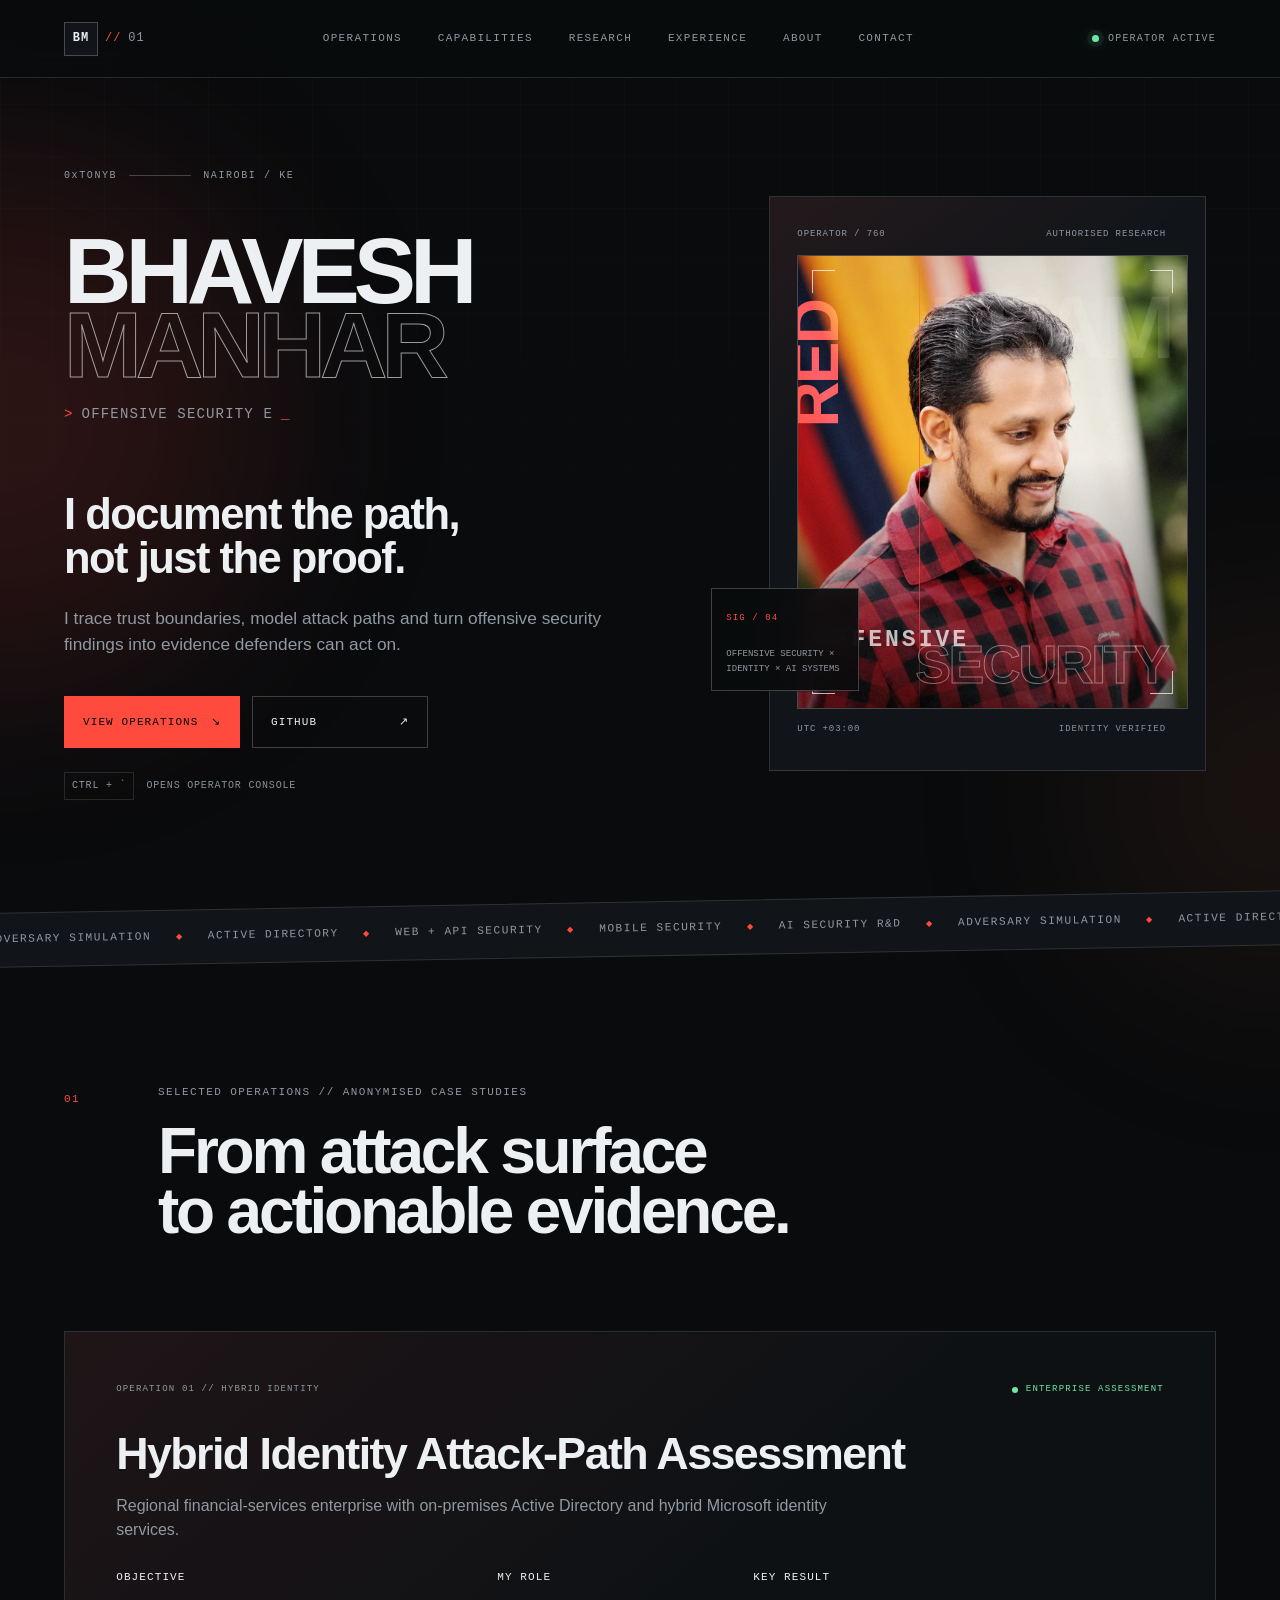
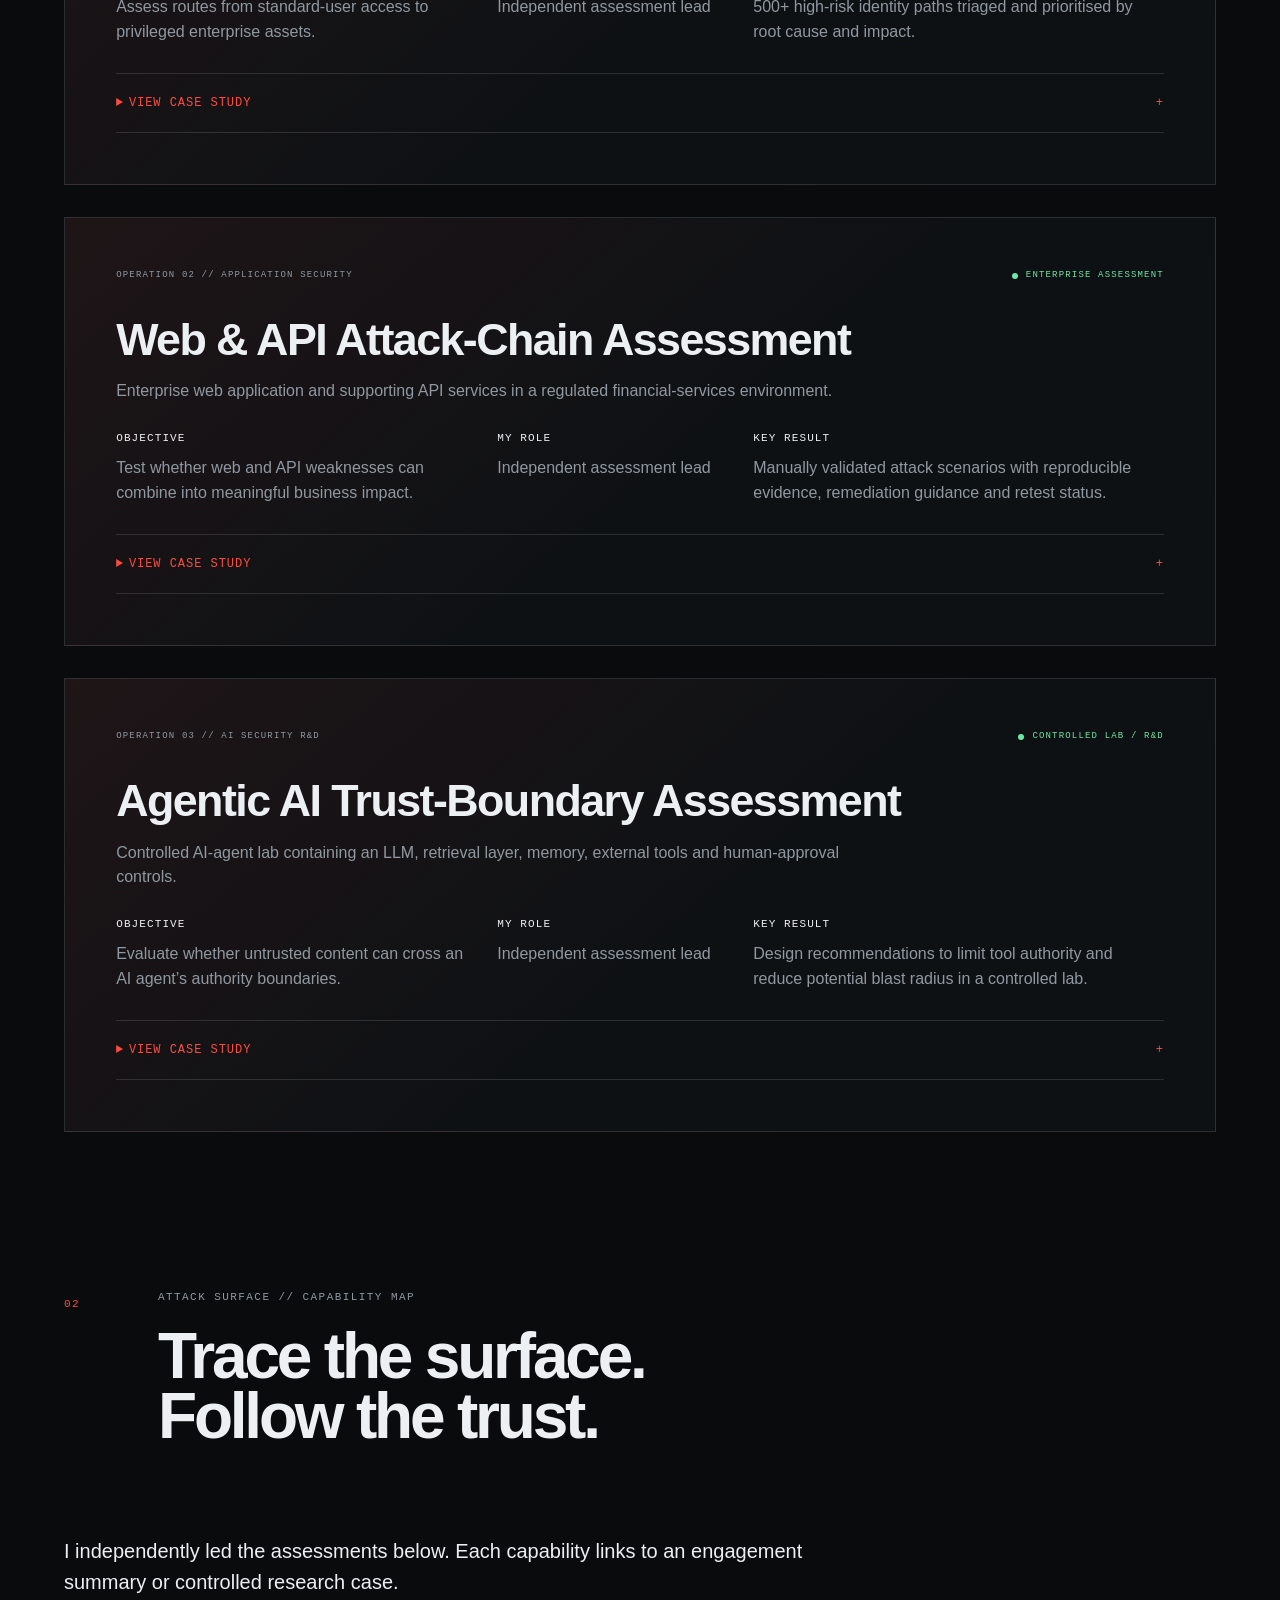
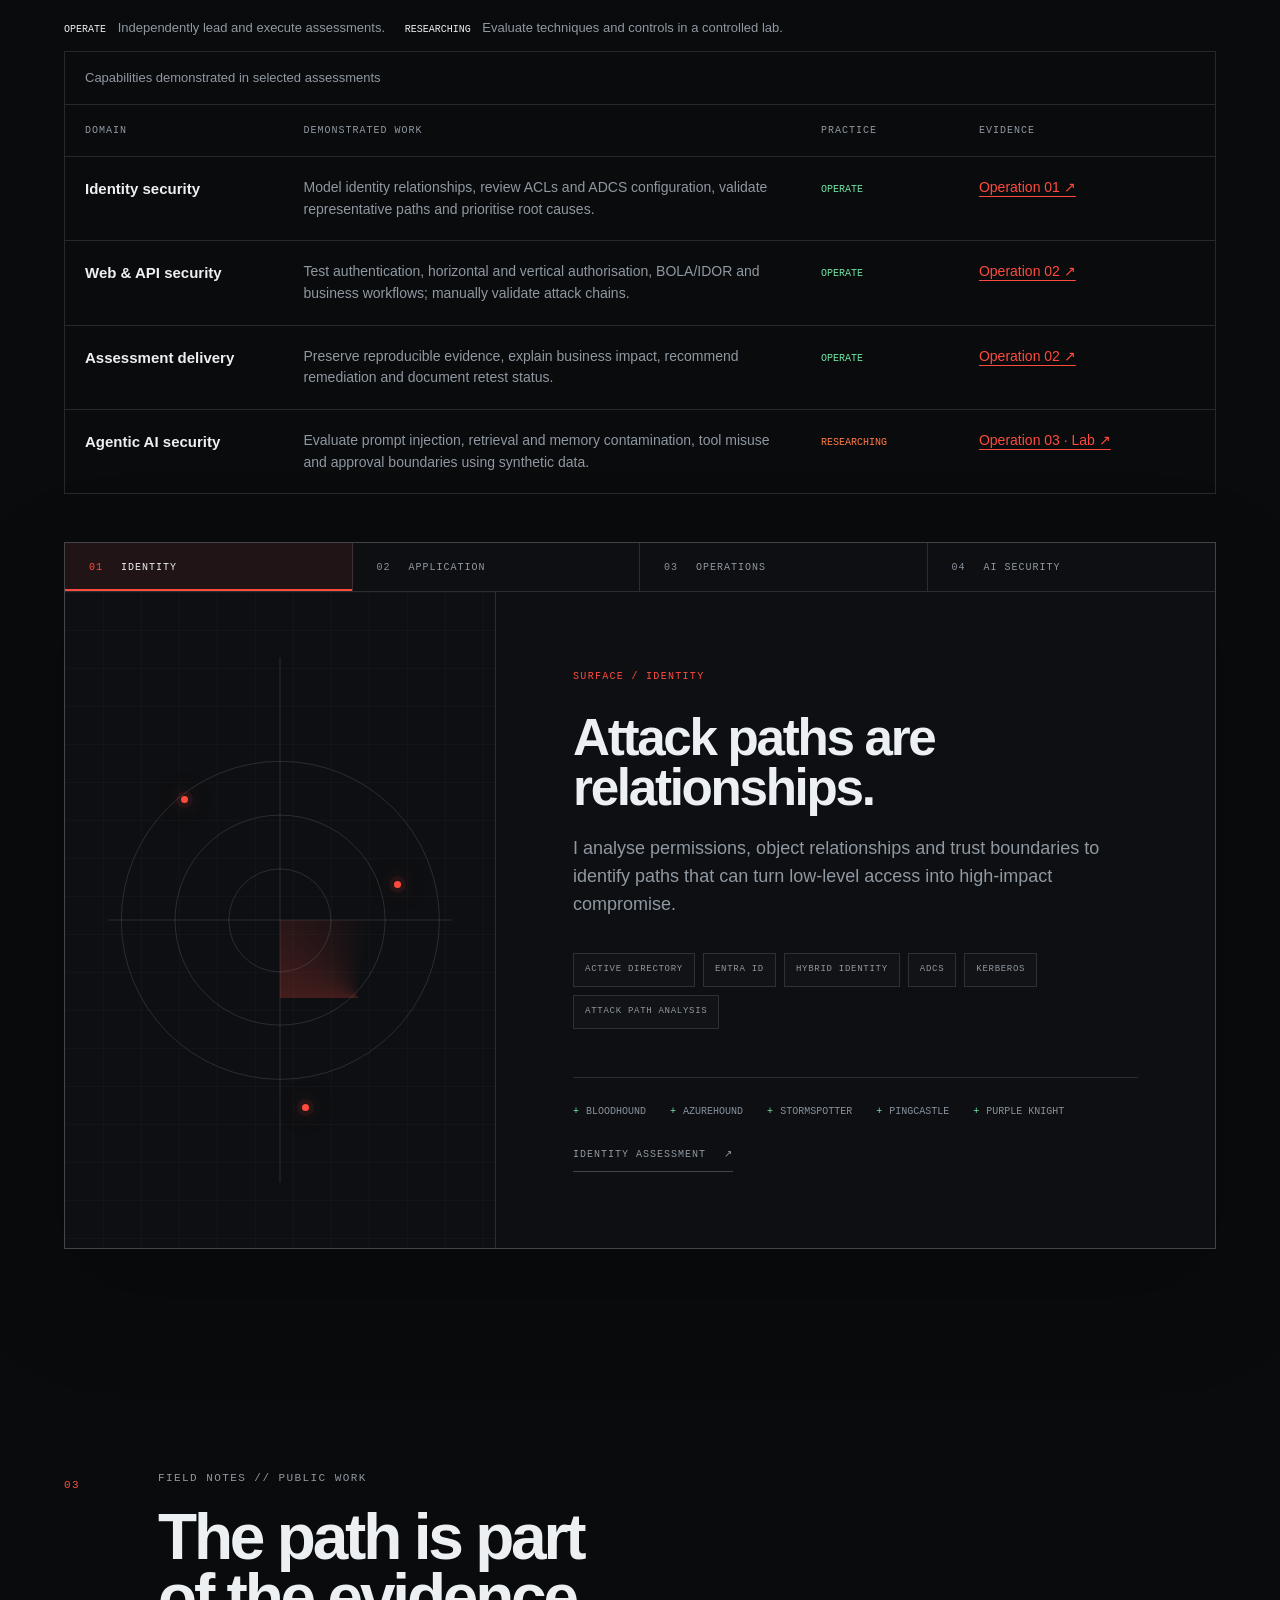
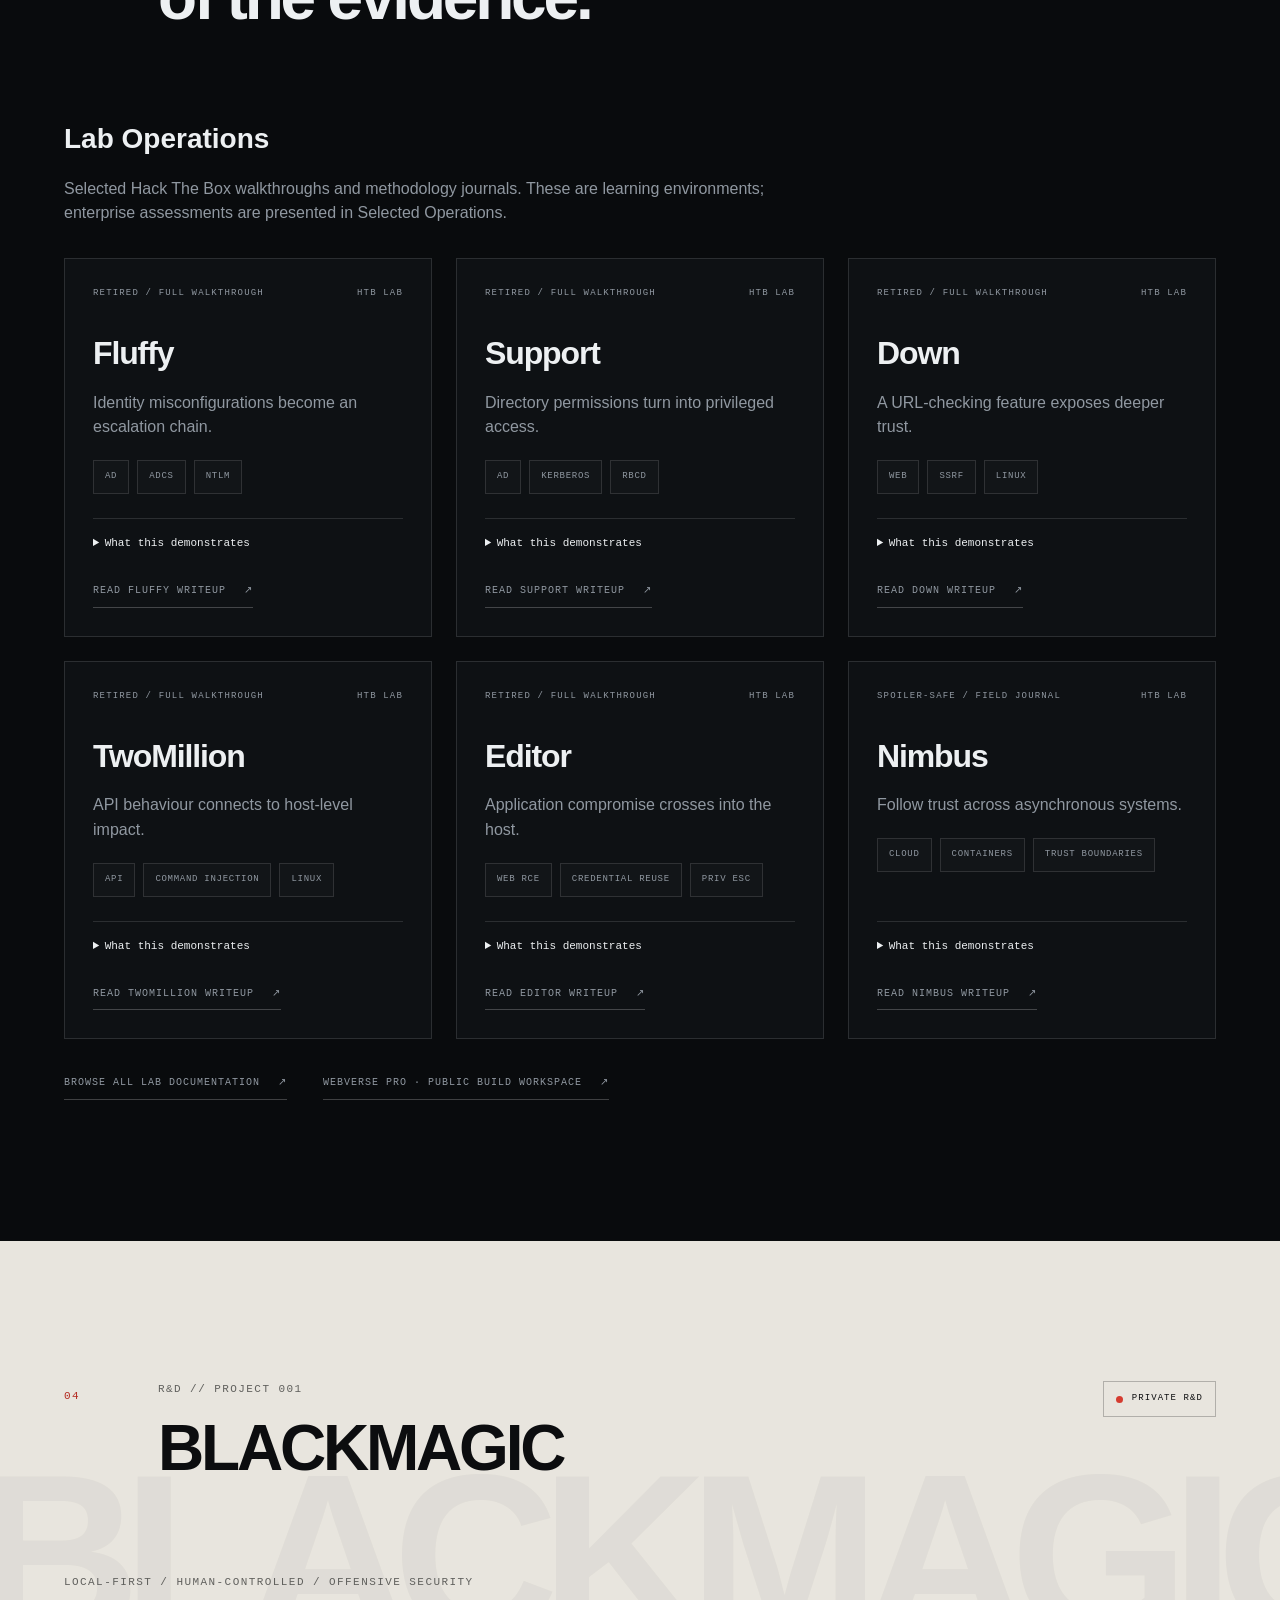
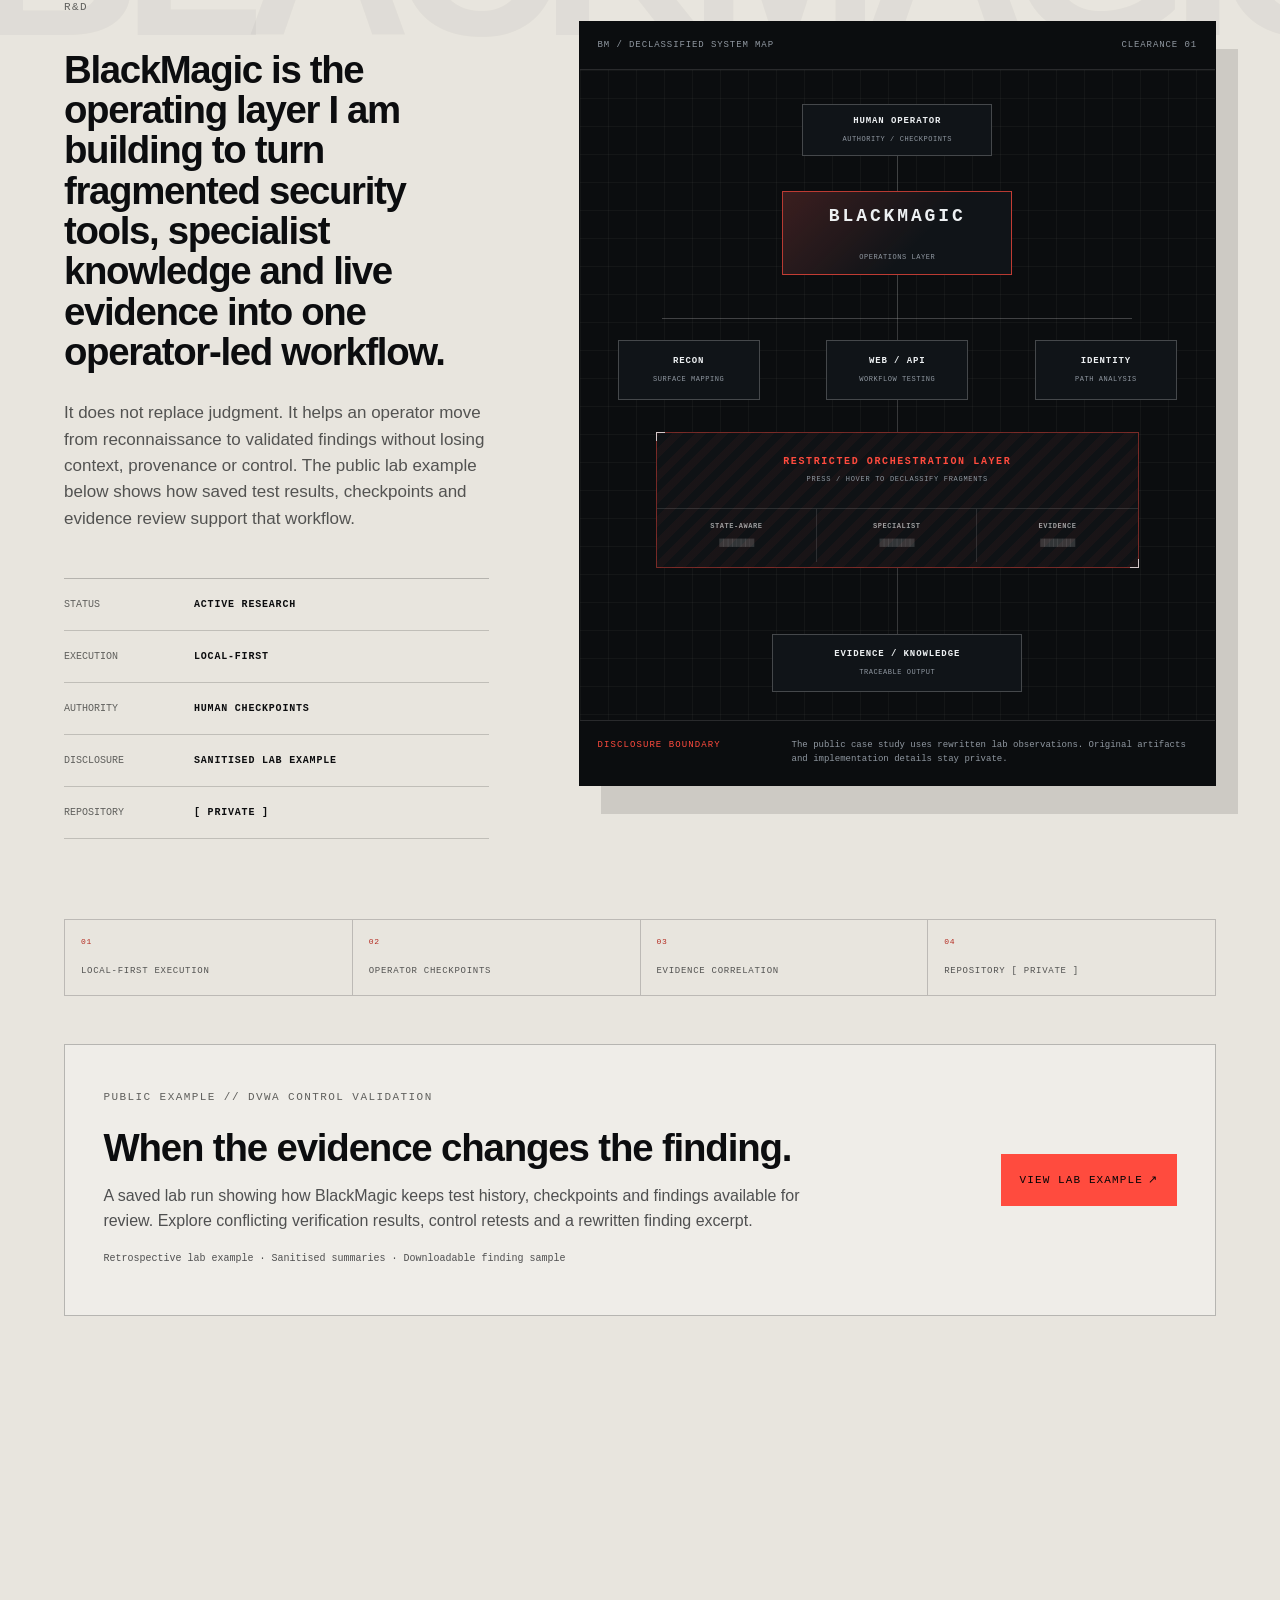
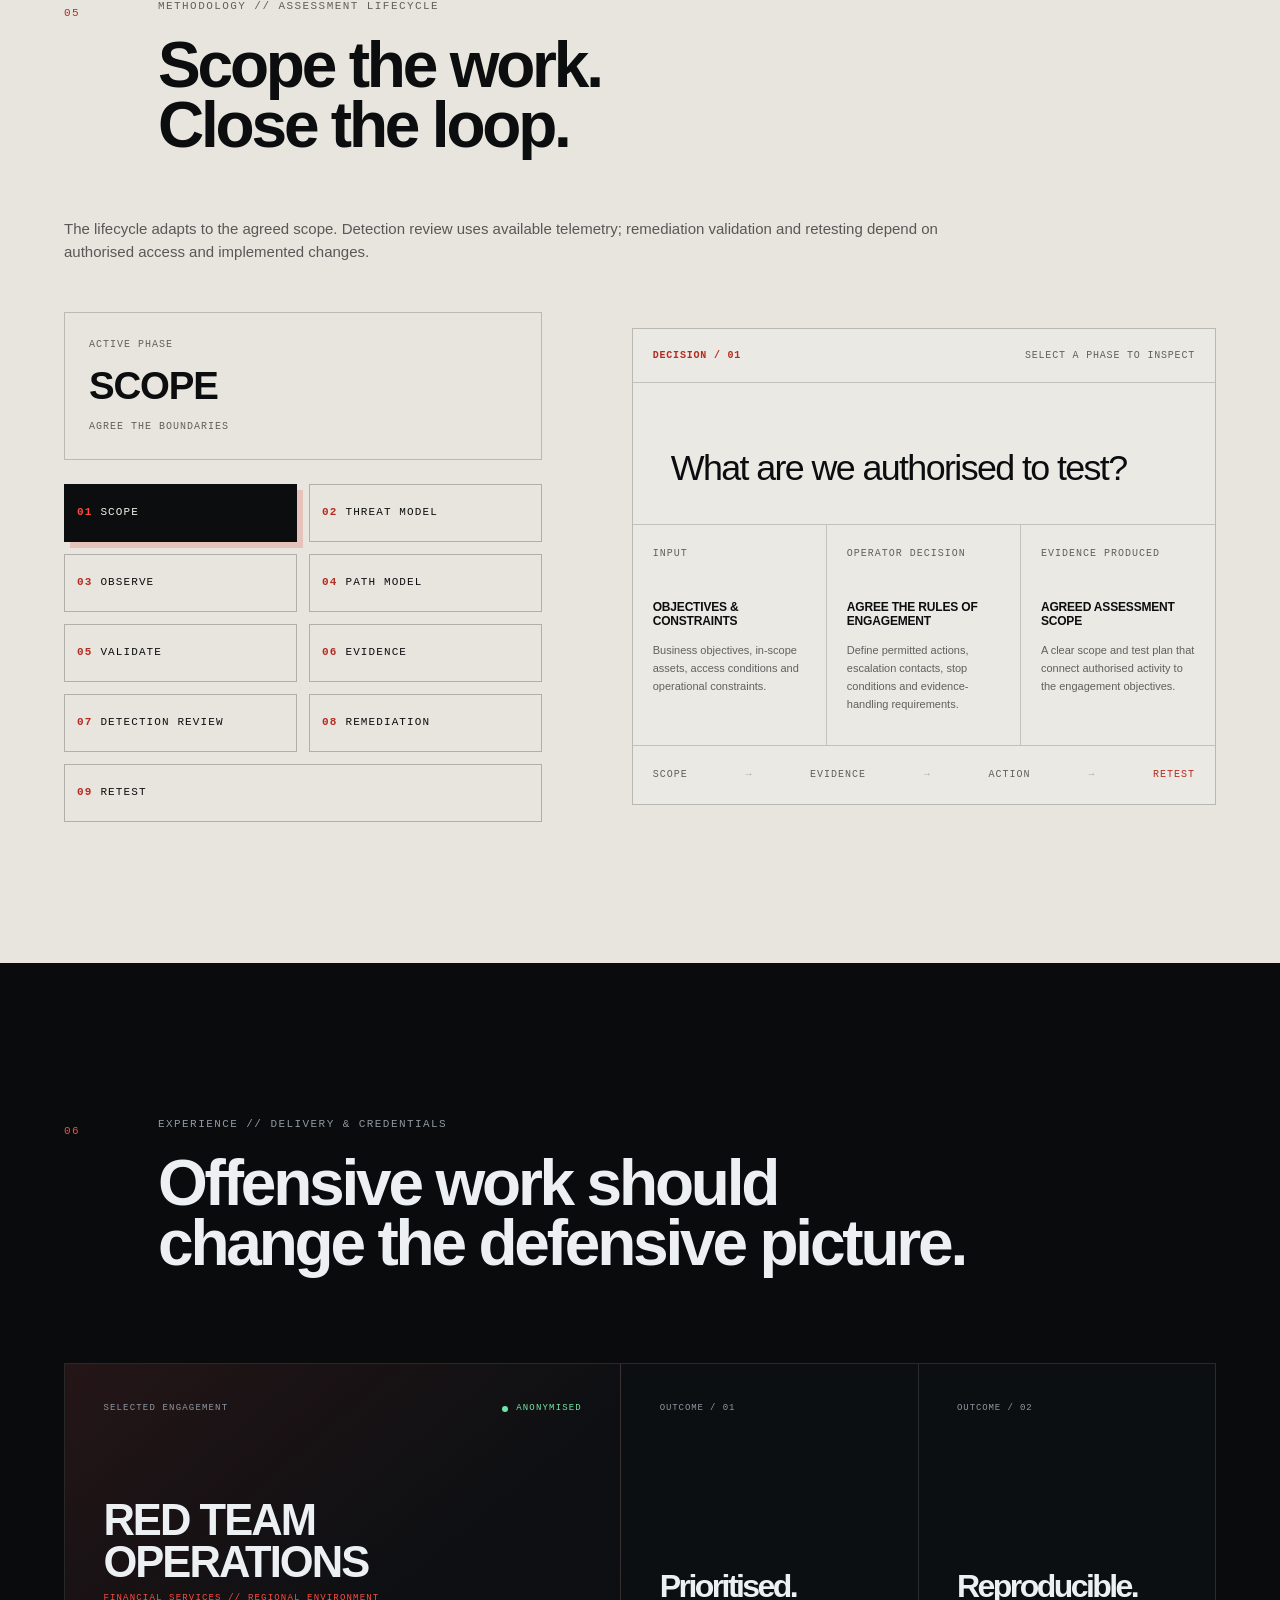
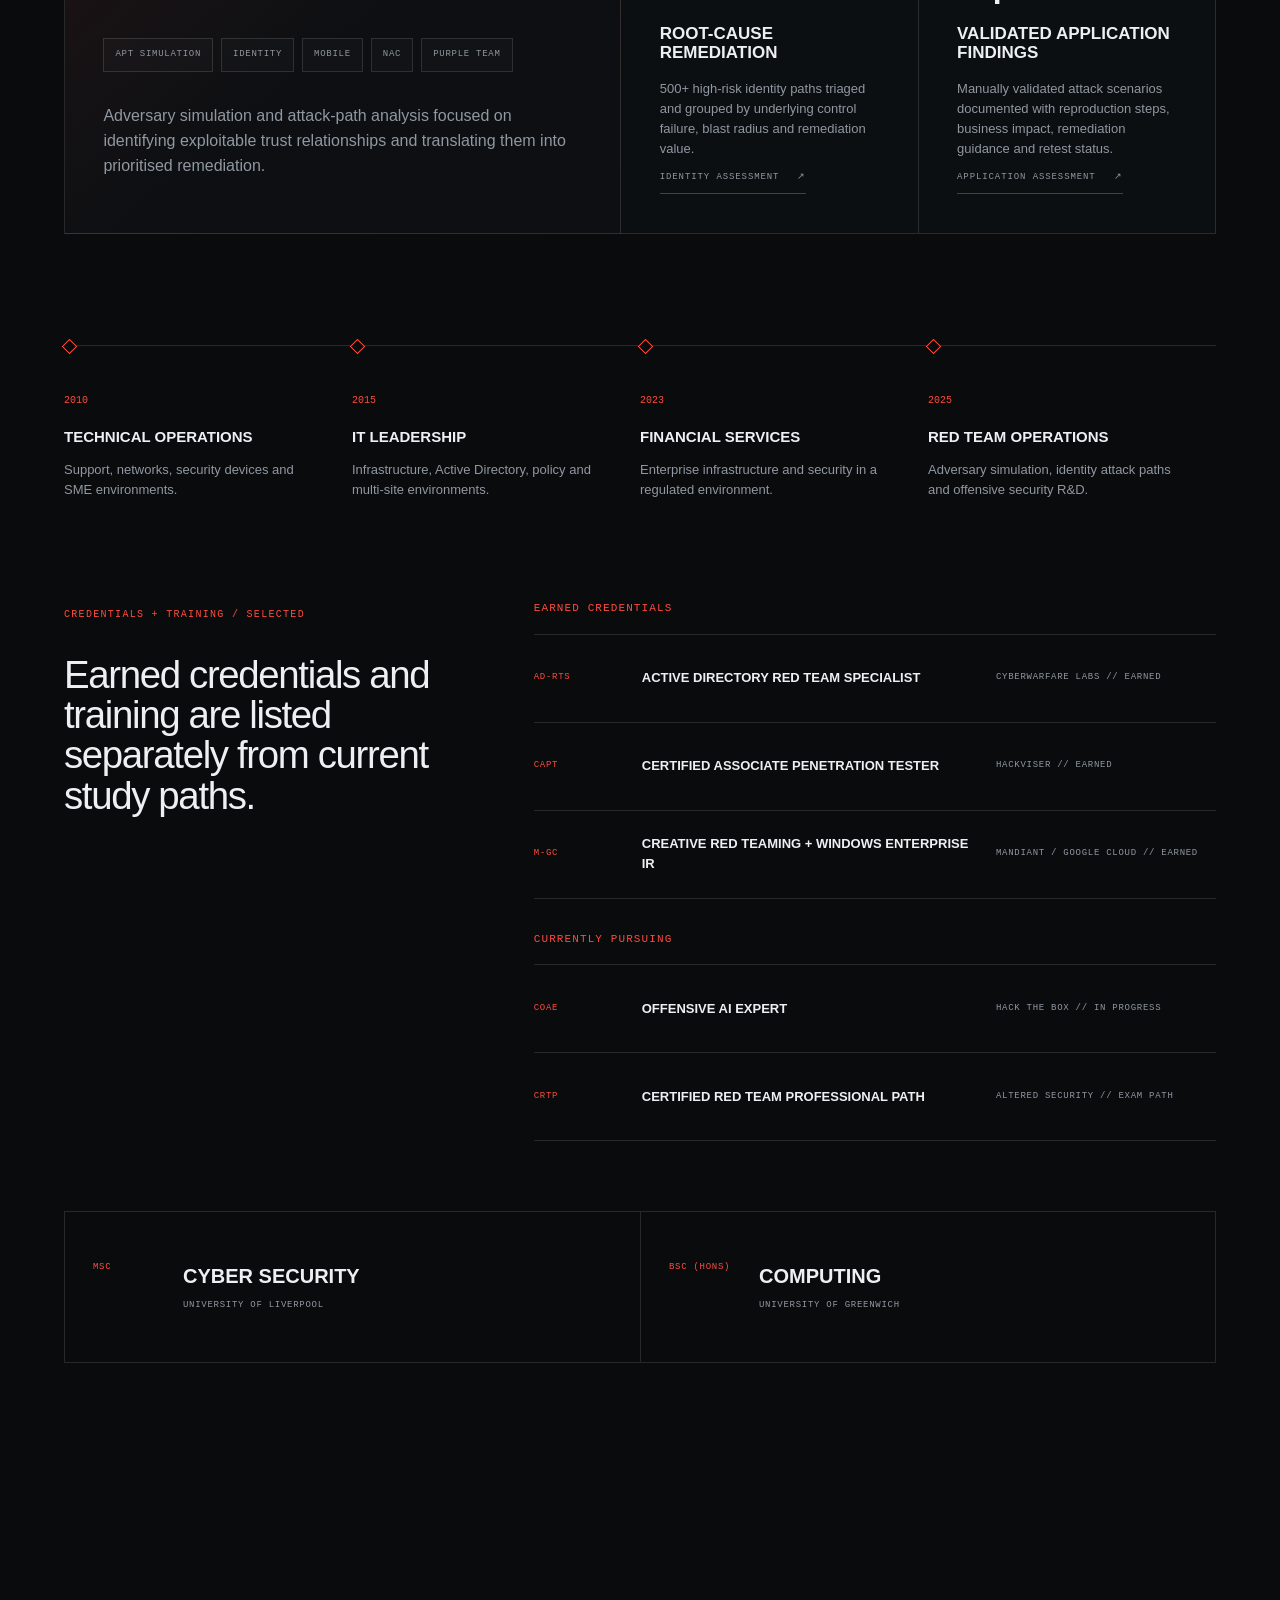
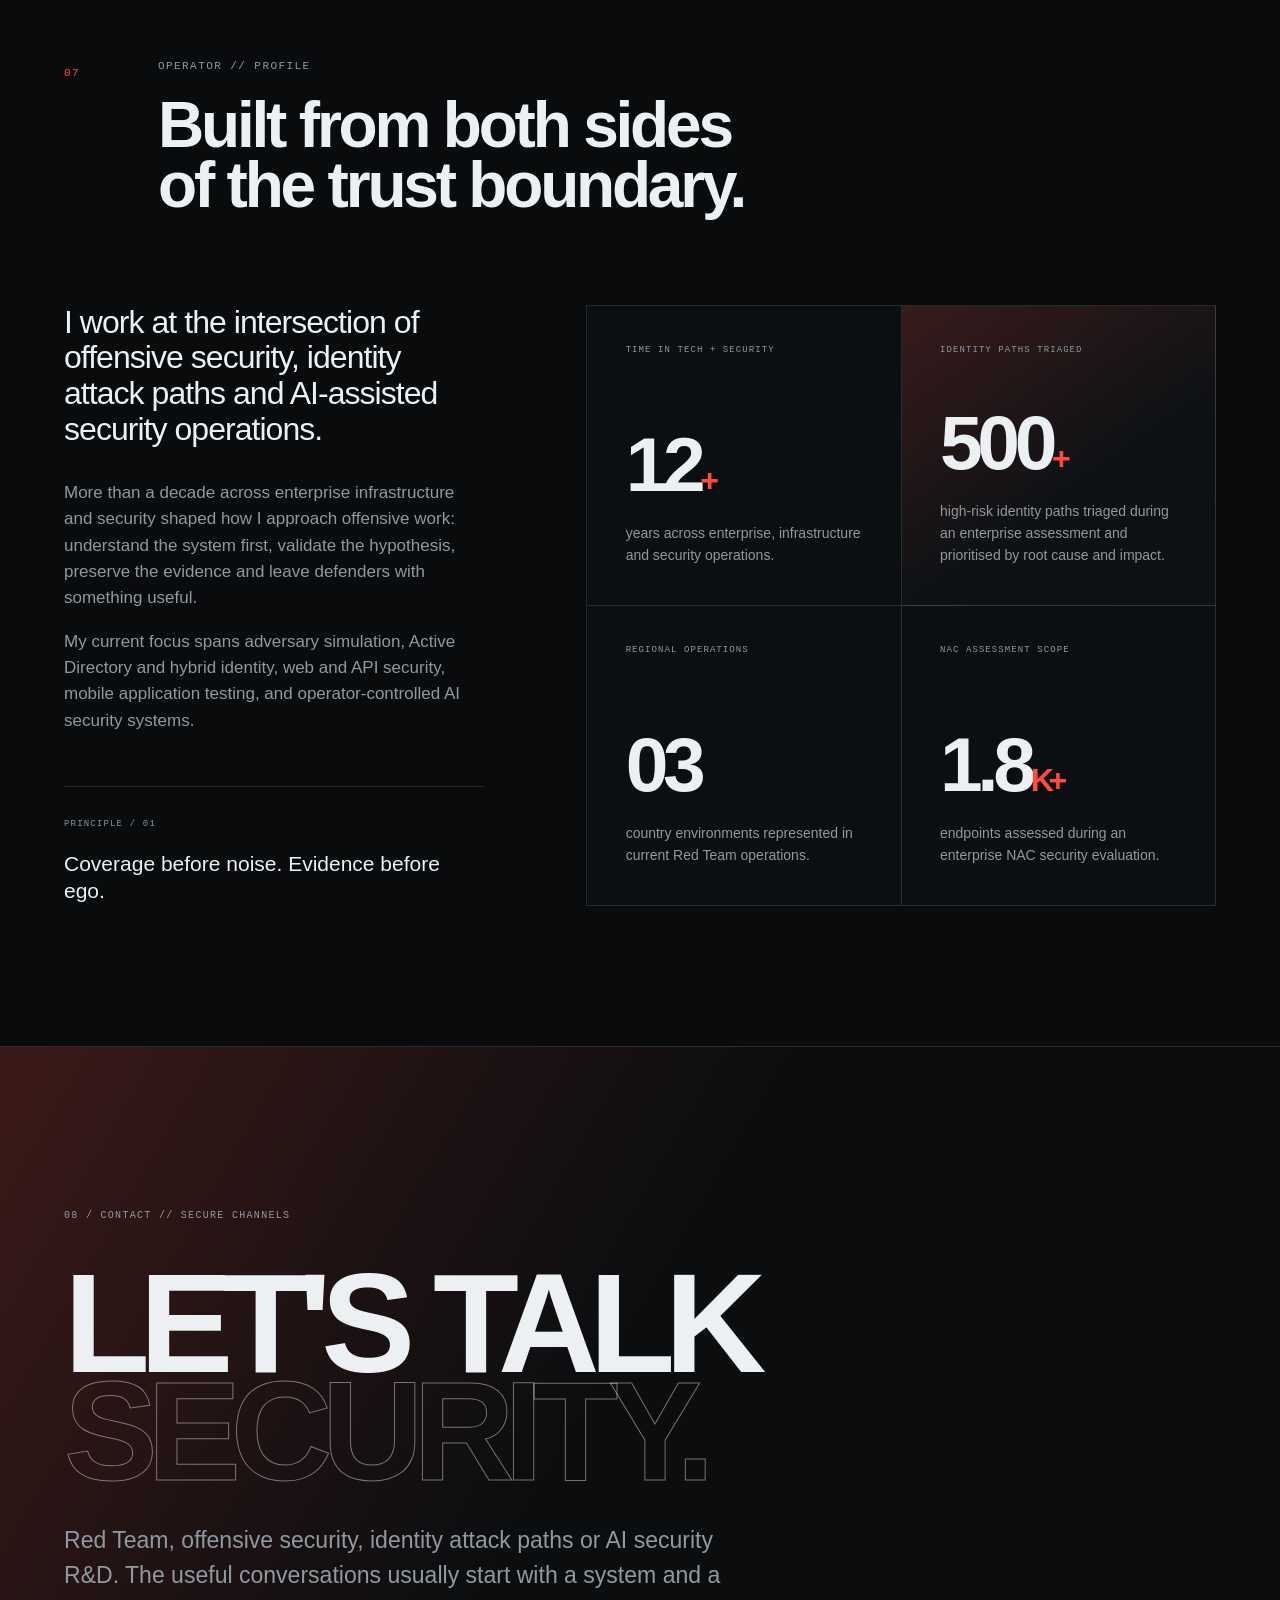
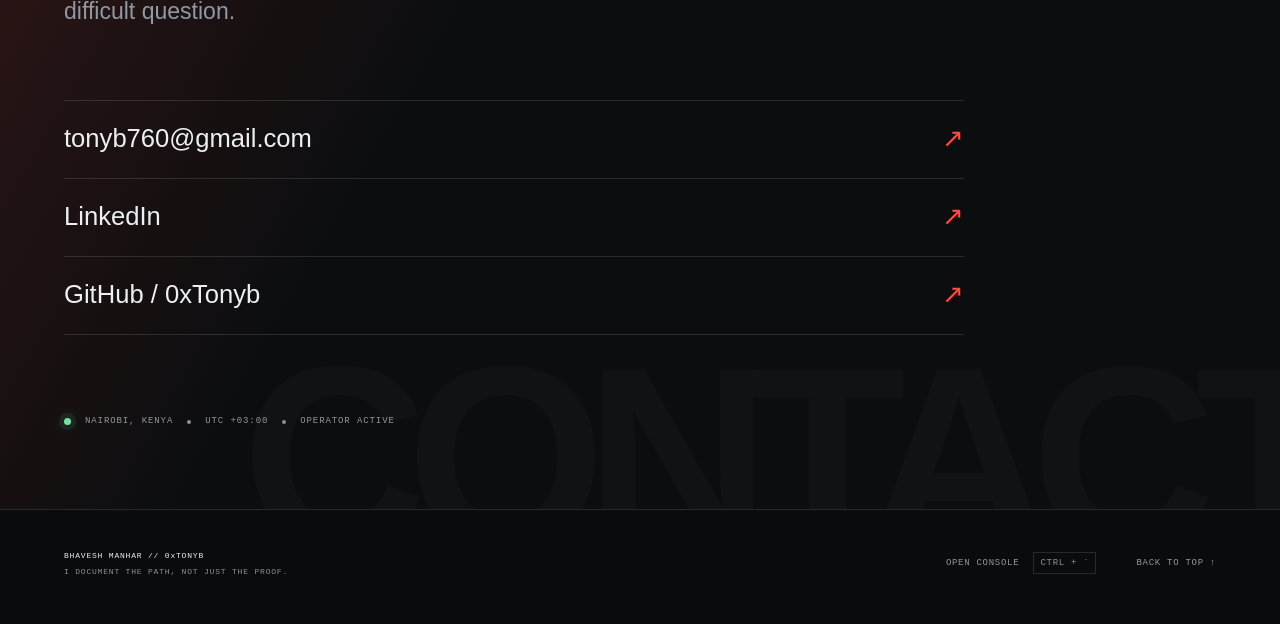
<file: index.html>
<!doctype html>
<html lang="en">
<head>
  <meta charset="UTF-8" />
  <meta name="viewport" content="width=device-width, initial-scale=1.0" />
  <meta name="theme-color" content="#090b0d" />
  <meta name="description" content="Bhavesh Manhar — Red Team Operator, Offensive Security Engineer and AI Security Builder." />
  <link rel="canonical" href="https://tonyb760.github.io/" />
  <meta property="og:title" content="Bhavesh Manhar // Red Team Operator" />
  <meta property="og:description" content="I document the path, not just the proof. Offensive security, identity attack paths and operator-controlled AI security R&D." />
  <meta property="og:type" content="website" />
  <meta property="og:url" content="https://tonyb760.github.io/" />
  <meta property="og:site_name" content="0xTonyb // Red Team Portfolio" />
  <meta property="og:image" content="https://tonyb760.github.io/assets/bhavesh-manhar.webp" />
  <meta property="og:image:alt" content="Portrait of Bhavesh Manhar" />
  <meta name="twitter:card" content="summary" />
  <meta name="twitter:title" content="Bhavesh Manhar // Red Team Operator" />
  <meta name="twitter:description" content="Offensive security, identity attack paths and operator-controlled AI security R&D." />
  <meta name="twitter:image" content="https://tonyb760.github.io/assets/bhavesh-manhar.webp" />
  <meta name="twitter:image:alt" content="Portrait of Bhavesh Manhar" />
  <meta property="og:image:width" content="1254" />
  <meta property="og:image:height" content="1254" />
  <title>Bhavesh Manhar // Red Team Operator</title>
  <link rel="icon" href="./assets/favicon.svg" type="image/svg+xml" />
  <link rel="stylesheet" href="./styles.css?v=20261001-6" />
  <noscript><style>
    .menu-button, .desktop-nav, .site-footer button { display: none; }
    .site-header { position: relative; }
    .mobile-nav { display: grid; grid-template-columns: repeat(2, minmax(0, 1fr)); position: static; grid-column: 1 / -1; padding: 12px 0; gap: 0 16px; }
    .mobile-nav a { padding: 12px 0; }
    .surface-tabs { display: none; }
    .surface-panel[hidden] { display: block; }
    .surface-panel + .surface-panel { margin-top: 40px; }
    .method-stages { display: none; }
    #method-detail { display: none; }
    .method-static { display: block; }
  </style></noscript>
  <script type="application/ld+json">
    {
      "@context": "https://schema.org",
      "@type": "Person",
      "name": "Bhavesh Manhar",
      "alternateName": "0xTonyb",
      "url": "https://tonyb760.github.io/",
      "image": "https://tonyb760.github.io/assets/bhavesh-manhar.webp",
      "jobTitle": "Red Team Operator",
      "description": "Offensive security engineer focused on adversary simulation, identity attack paths and AI security.",
      "address": {
        "@type": "PostalAddress",
        "addressLocality": "Nairobi",
        "addressCountry": "KE"
      },
      "sameAs": [
        "https://github.com/tonyb760",
        "https://www.linkedin.com/in/bhavesh-patel760/"
      ]
    }
  </script>
</head>
<body id="top">
  <a class="skip-link" href="#main">Skip to content</a>

  <div class="ambient ambient-a" aria-hidden="true"></div>
  <div class="ambient ambient-b" aria-hidden="true"></div>
  <div class="grid-field" aria-hidden="true"></div>
  <div class="scan-line" aria-hidden="true"></div>

  <header class="site-header">
    <a class="brand" href="#top" aria-label="Bhavesh Manhar home">
      <span class="brand-mark">BM</span>
      <span class="brand-slash">//</span>
      <span class="brand-index">01</span>
    </a>

    <nav class="desktop-nav" aria-label="Primary navigation">
      <a href="#selected-operations">Operations</a>
      <a href="#surface">Capabilities</a>
      <a href="#field-notes">Research</a>
      <a href="#operations">Experience</a>
      <a href="#operator">About</a>
      <a href="#contact">Contact</a>
    </nav>

    <div class="header-status">
      <span class="status-dot"></span>
      <span>OPERATOR ACTIVE</span>
    </div>

    <button class="menu-button" type="button" aria-expanded="false" aria-controls="mobile-nav">
      <span></span><span></span>
      <span class="sr-only" id="menu-button-label">Open menu</span>
    </button>

    <nav class="mobile-nav" id="mobile-nav" aria-label="Mobile navigation">
      <a href="#selected-operations">Operations</a>
      <a href="#surface">Capabilities</a>
      <a href="#field-notes">Research</a>
      <a href="#blackmagic">BlackMagic</a>
      <a href="#methodology">Methodology</a>
      <a href="#operations">Experience &amp; Credentials</a>
      <a href="#operator">About</a>
      <a href="#contact">Contact</a>
    </nav>
  </header>

  <main id="main" tabindex="-1">
    <section class="hero section-shell">
      <div class="hero-copy" data-reveal>
        <div class="eyebrow">
          <span>0xTONYB</span>
          <span class="hairline"></span>
          <span>NAIROBI / KE</span>
        </div>

        <h1>
          <span>BHAVESH</span>
          <span class="outline-word">MANHAR</span>
        </h1>

        <div class="role-line" aria-hidden="true">
          <span class="prompt-symbol">&gt;</span>
          <span id="role-text">RED TEAM OPERATOR</span><span class="cursor">_</span>
        </div>
        <span class="sr-only">Red Team Operator, Offensive Security Engineer and AI Security Builder</span>

        <p class="hero-statement">I document the path,<br />not just the proof.</p>
        <p class="hero-intro">
          I trace trust boundaries, model attack paths and turn offensive security
          findings into evidence defenders can act on.
        </p>

        <div class="hero-actions">
          <a class="button button-primary" href="#selected-operations">
            <span>View Operations</span><span aria-hidden="true">↘</span>
          </a>
          <a class="button button-ghost" href="https://github.com/tonyb760" target="_blank" rel="noopener noreferrer">
            <span>GitHub</span><span aria-hidden="true">↗</span>
          </a>
        </div>

        <div class="hero-footnote">
          <span>CTRL + `</span>
          <span>opens operator console</span>
        </div>
      </div>

      <div class="portrait-stage" data-reveal>
        <div class="portrait-meta portrait-meta-top">
          <span>OPERATOR / 760</span>
          <span>AUTHORISED RESEARCH</span>
        </div>

        <div class="portrait-frame" id="portrait-frame">
          <div class="portrait-redline"></div>
          <img src="./assets/bhavesh-manhar.webp" alt="Portrait of Bhavesh Manhar" width="1254" height="1254" decoding="async" fetchpriority="high" />
          <div class="portrait-wash"></div>
          <div class="portrait-noise"></div>

          <div class="portrait-type type-red">RED</div>
          <div class="portrait-type type-team">TEAM</div>
          <div class="portrait-type type-offensive">OFFENSIVE</div>
          <div class="portrait-type type-security">SECURITY</div>

          <div class="target-corner target-tl"></div>
          <div class="target-corner target-tr"></div>
          <div class="target-corner target-bl"></div>
          <div class="target-corner target-br"></div>
        </div>

        <div class="portrait-meta portrait-meta-bottom">
          <span>UTC +03:00</span>
          <span class="mono-muted">IDENTITY VERIFIED</span>
        </div>

        <aside class="hero-signal-card">
          <span class="signal-code">SIG / 04</span>
          <p>OFFENSIVE SECURITY × IDENTITY × AI SYSTEMS</p>
        </aside>
      </div>

    </section>

    <section class="marquee-band" aria-label="Focus areas">
      <span class="sr-only">Adversary simulation, Active Directory, web and API security, mobile security, and AI security research and development.</span>
      <div class="marquee-track" aria-hidden="true">
        <span>ADVERSARY SIMULATION</span><i>◆</i>
        <span>ACTIVE DIRECTORY</span><i>◆</i>
        <span>WEB + API SECURITY</span><i>◆</i>
        <span>MOBILE SECURITY</span><i>◆</i>
        <span>AI SECURITY R&D</span><i>◆</i>
        <span>ADVERSARY SIMULATION</span><i>◆</i>
        <span>ACTIVE DIRECTORY</span><i>◆</i>
        <span>WEB + API SECURITY</span><i>◆</i>
        <span>MOBILE SECURITY</span><i>◆</i>
        <span>AI SECURITY R&D</span><i>◆</i>
      </div>
    </section>

    <section class="section-shell selected-operations-section" id="selected-operations">
      <div class="section-heading" data-reveal>
        <span class="section-number">01</span>
        <div>
          <span class="section-kicker">SELECTED OPERATIONS // ANONYMISED CASE STUDIES</span>
          <h2>From attack surface<br />to actionable evidence.</h2>
        </div>
      </div>

      <article class="operation-case" id="operation-01" data-reveal>
        <div class="record-topline"><span>OPERATION 01 // HYBRID IDENTITY</span><span class="live-label"><i></i> ENTERPRISE ASSESSMENT</span></div>
        <h3>Hybrid Identity Attack-Path Assessment</h3>
        <p class="operation-environment">Regional financial-services enterprise with on-premises Active Directory and hybrid Microsoft identity services.</p>
              <div class="operation-summary">
          <div><h4>Objective</h4><p>Assess routes from standard-user access to privileged enterprise assets.</p></div>
          <div><h4>My role</h4><p class="operation-role">Independent assessment lead</p></div>
          <div><h4>Key result</h4><p>500+ high-risk identity paths triaged and prioritised by root cause and impact.</p></div>
        </div>
        <details class="operation-details operation-case-details">
          <summary>View case study <span aria-hidden="true">+</span></summary>
          <div class="operation-expanded"><div class="operation-overview"><div><h4>Objective</h4><p>Determine whether compromise of a standard user account could be chained into privileged access through identity misconfigurations, delegated permissions, certificate services, or service-account relationships.</p></div><div><h4>Approach</h4><p>BloodHound and targeted directory enumeration were used to construct the identity graph. High-risk relationships were manually reviewed to separate theoretical paths from realistically exploitable chains.</p></div><div><h4>Defender outcome</h4><p>The final output translated the attack graph into a remediation programme based on root cause, blast radius and remediation value. Defenders could focus on breaking multiple attack paths with a smaller number of control changes, rather than remediating hundreds of graph edges individually.</p></div></div>
<p class="operation-result">500+ high-risk identity paths triaged and prioritised</p>
<div class="operation-path"><h4>Attack path assessed</h4><ol class="attack-chain" aria-label="Assessment attack path"><li>Standard User</li><li>Delegated Group Control</li><li>Service Account</li><li>Certificate / Identity Misconfiguration</li><li>Privileged Account</li><li>High-Value Enterprise Asset</li></ol></div>

<div class="operation-detail-body"><section><h4>Attack surface</h4><p>Active Directory · ADCS · Kerberos · Group Policy · Service Accounts · ACLs · Hybrid Identity</p></section><section><h4>Observation</h4><p>Multiple identity relationships individually appeared low risk but became significant when chained together. Several paths shared the same underlying root causes:</p><ul><li>Excessive delegated permissions</li><li>Long-lived service-account privileges</li><li>Nested group relationships</li><li>Weak ownership of privileged objects</li><li>Certificate-service configuration exposure</li></ul></section><section><h4>Hypothesis</h4><p>An attacker beginning with ordinary domain-user access could potentially move through existing trust relationships without requiring exploitation of a software vulnerability.</p></section><section><h4>Validation</h4><p>Where authorised, representative paths were safely validated to establish practical escalation routes. Candidate paths were manually reviewed and prioritised according to:</p><ul><li>Exploitability</li><li>Privilege gained</li><li>Number of prerequisite conditions</li><li>Blast radius</li><li>Accessibility from a realistic initial foothold</li></ul></section><section><h4>Evidence</h4><p>Evidence collected included:</p><ul><li>Identity relationship graphs</li><li>Object ACLs</li><li>Group membership relationships</li><li>Certificate configuration</li><li>Service-account privilege relationships</li><li>Affected asset inventory</li><li>Reproducible attack-path documentation</li></ul></section><section><h4>Result</h4><p>500+ high-risk identity paths triaged and prioritised. Findings were consolidated around the underlying control failures responsible for generating the paths, rather than reporting each path as a separate issue.</p></section><section><h4>Detection opportunities</h4><p>The assessment identified opportunities for defenders to monitor:</p><ul><li>Unusual privileged-group modifications</li><li>Certificate enrolment activity</li><li>Abnormal authentication patterns</li><li>Service-account use outside expected systems</li><li>Enumeration of privileged directory objects</li></ul></section></div>
<div class="record-tags operation-techniques" aria-label="Techniques and tools"><span>Active Directory</span><span>ADCS</span><span>Kerberos</span><span>BloodHound</span><span>ACL Analysis</span><span>Attack-Path Modelling</span><span>Identity Security</span></div></div>
        </details>
      </article>

      <article class="operation-case" id="operation-02" data-reveal>
        <div class="record-topline">
          <span>OPERATION 02 // APPLICATION SECURITY</span>
          <span class="live-label"><i></i> ENTERPRISE ASSESSMENT</span>
        </div>
        <h3>Web &amp; API Attack-Chain Assessment</h3>
        <p class="operation-environment">Enterprise web application and supporting API services in a regulated financial-services environment.</p>
              <div class="operation-summary">
          <div><h4>Objective</h4><p>Test whether web and API weaknesses can combine into meaningful business impact.</p></div>
          <div><h4>My role</h4><p class="operation-role">Independent assessment lead</p></div>
          <div><h4>Key result</h4><p>Manually validated attack scenarios with reproducible evidence, remediation guidance and retest status.</p></div>
        </div>
        <details class="operation-details operation-case-details">
          <summary>View case study <span aria-hidden="true">+</span></summary>
          <div class="operation-expanded"><div class="operation-overview">
          <div>
            <h4>Objective</h4>
            <p>Identify whether weaknesses across authentication, authorisation, application logic and exposed backend functionality could be chained into meaningful business impact.</p>
          </div>
          <div>
            <h4>Approach</h4>
            <p>Testing focused on attack chains rather than isolated scanner findings. Application behaviour was mapped first, followed by targeted manual testing of trust boundaries, authenticated functionality, API endpoints and privileged operations.</p>
          </div>
          <div>
            <h4>Defender outcome</h4>
            <p>Findings were consolidated into exploitable attack scenarios, helping application owners understand what an attacker could achieve, which control failed and what change would break the chain.</p>
          </div>
        </div>

<div class="operation-path">
          <h4>Attack path assessed</h4>
          <ol class="attack-chain" aria-label="Assessment attack path">
            <li>External User</li>
            <li>Application Reconnaissance</li>
            <li>Authentication / Authorisation Weakness</li>
            <li>Unauthorised API Function</li>
            <li>Sensitive Business Operation</li>
            <li>Privilege or Data Impact</li>
          </ol>
        </div>
<aside class="supporting-evidence" aria-labelledby="api-retest-title">
          <span class="section-kicker">SUPPORTING EVIDENCE // ANONYMISED UAT API ASSESSMENT</span>
          <h4 id="api-retest-title">From repeated acceptance to duplicate rejection.</h4>
          <p>Saved assessment and retest records show a business-operation replay finding progressing from observed duplicate acceptance, through an inconclusive retest, to recorded closure after an explicit duplicate-rejection response.</p>
          <ol class="retest-progression" aria-label="Recorded finding progression">
            <li><span>INITIAL ASSESSMENT</span><strong>Repeat accepted</strong><p>Identical requests were recorded as accepted more than once.</p></li>
            <li><span>FIRST RETEST</span><strong>Inconclusive</strong><p>Behaviour was not deterministically reproduced; the finding remained unclosed.</p></li>
            <li><span>LATER RETEST</span><strong>Duplicate rejected</strong><p>An existing transaction identifier produced an explicit rejection; the tracker recorded closure.</p></li>
          </ol>
          <details class="operation-details">
            <summary>Inspect sanitised evidence <span aria-hidden="true">+</span></summary>
            <div class="operation-detail-body">
              <section><h4>Observation</h4><p>The original assessment recorded repeated acceptance of an identical confirmation request, including reuse of a business reference with changed client-supplied identifiers.</p></section>
              <section><h4>Potential impact</h4><p>Duplicate processing, repeated notifications or reconciliation errors, depending on downstream behaviour. Accepted API responses alone do not establish duplicate financial posting or settlement.</p></section>
              <section><h4>Closure evidence</h4><p>The later retest recorded an explicit duplicate-rejection response for an existing transaction identifier. The saved tracker marked the finding closed and noted that an idempotency control was observed.</p></section>
              <section><h4>Remediation direction</h4><p>Enforce backend idempotency using stable operation identifiers and business-reference checks, handle repeats consistently and retain duplicate-replay cases in regression testing.</p></section>
              <section><h4>Evidence limits</h4><p>This is a rewritten supporting example from saved UAT assessment records. Closure applies to the recorded test case and window; it does not establish coverage of every replay variation. Original requests, response bodies, client details and report files are excluded.</p></section>
            </div>
          </details>
          <a class="text-link" href="./assets/api-replay-retest-example.md" download>Download sanitised retest excerpt <span aria-hidden="true">↓</span></a>
        </aside>
<div class="operation-detail-body">
            <section>
              <h4>Attack surface</h4>
              <p>Web application · REST APIs · Authentication · Authorisation · Session management · Business logic · Backend services</p>
            </section>
            <section>
              <h4>Observation</h4>
              <p>Several security controls were effective when examined independently. The more significant risk appeared at the boundaries between frontend and backend enforcement, user roles, API functions, application workflows and trusted application inputs.</p>
              <blockquote>Can multiple weaknesses be combined to cross a trust boundary?</blockquote>
            </section>
            <section>
              <h4>Hypothesis</h4>
              <p>An attacker with limited application access could potentially manipulate application or API behaviour to perform functions outside their intended role.</p>
            </section>
            <section>
              <h4>Validation</h4>
              <p>Each issue was validated manually before being considered a reportable finding. Testing included:</p>
              <ul>
                <li>Authentication boundary testing</li>
                <li>Horizontal and vertical authorisation checks</li>
                <li>Insecure direct object reference (IDOR) and broken object-level authorisation (BOLA) scenarios</li>
                <li>API parameter manipulation</li>
                <li>Privilege-transition testing</li>
                <li>Workflow bypass</li>
                <li>Session-control testing</li>
                <li>Input validation</li>
                <li>Application-to-backend trust assumptions</li>
              </ul>
            </section>
            <section>
              <h4>Evidence</h4>
              <p>Evidence packages contained:</p>
              <ul>
                <li>HTTP request and response pairs</li>
                <li>Affected endpoint and user role</li>
                <li>Prerequisite conditions and reproduction steps</li>
                <li>Business impact</li>
                <li>Proof of concept</li>
                <li>Remediation guidance</li>
              </ul>
            </section>
            <section>
              <h4>Detection opportunities</h4>
              <p>Potential monitoring opportunities included:</p>
              <ul>
                <li>Privilege-sensitive API calls from unexpected roles</li>
                <li>Abnormal sequences of API operations</li>
                <li>Enumeration of object identifiers</li>
                <li>Repeated access-control failures</li>
                <li>Unusual administrative functions</li>
                <li>High-risk parameter manipulation</li>
              </ul>
            </section>
            <section>
              <h4>Deliverable</h4>
              <p>The engagement output included:</p>
              <ul>
                <li>Technical findings and reproducible proof of concept</li>
                <li>Attack-chain diagrams</li>
                <li>Affected assets</li>
                <li>Remediation recommendations</li>
                <li>Remediation retest status</li>
              </ul>
            </section>
          </div>

<div class="record-tags operation-techniques" aria-label="Techniques and tools">
          <span>Web Security</span><span>API Security</span><span>AuthN/AuthZ</span>
          <span>BOLA/IDOR</span><span>Business Logic</span><span>Burp Suite</span><span>Manual Validation</span>
        </div></div>
        </details>
      </article>
      <article class="operation-case" id="operation-03" data-reveal>
        <div class="record-topline"><span>OPERATION 03 // AI SECURITY R&amp;D</span><span class="live-label"><i></i> CONTROLLED LAB / R&amp;D</span></div>
        <h3>Agentic AI Trust-Boundary Assessment</h3>
        <p class="operation-environment">Controlled AI-agent lab containing an LLM, retrieval layer, memory, external tools and human-approval controls.</p>
              <div class="operation-summary">
          <div><h4>Objective</h4><p>Evaluate whether untrusted content can cross an AI agent’s authority boundaries.</p></div>
          <div><h4>My role</h4><p class="operation-role">Independent assessment lead</p></div>
          <div><h4>Key result</h4><p>Design recommendations to limit tool authority and reduce potential blast radius in a controlled lab.</p></div>
        </div>
        <details class="operation-details operation-case-details">
          <summary>View case study <span aria-hidden="true">+</span></summary>
          <div class="operation-expanded"><div class="operation-overview"><div><h4>Objective</h4><p>Determine whether untrusted instructions or retrieved content could influence an AI agent into crossing intended authority boundaries or misusing connected tools.</p></div><div><h4>Approach</h4><p>The assessment treated the AI model as one component inside a larger security system. Testing concentrated on trust boundaries across user, model, retrieval, memory, tools and external systems.</p></div><div><h4>Defender outcome</h4><p>The exercise evaluated the maximum authority an agent could exercise if manipulation succeeded. The resulting design recommendations focused on reducing the blast radius available to a compromised or manipulated agent.</p></div></div>

<div class="operation-path"><h4>Attack path assessed</h4><ol class="attack-chain" aria-label="Assessment attack path"><li>Untrusted Content</li><li>Indirect Prompt Injection</li><li>Agent Instruction Manipulation</li><li>Tool Selection</li><li>Authority Boundary Failure</li><li>Unauthorised Action / Data Exposure</li></ol></div>

<div class="operation-detail-body"><section><h4>Attack surface</h4><p>LLM Agent · MCP / Tool Interfaces · RAG · Memory · Prompt Boundaries · Human Approval · External Content</p></section><section><h4>Observation</h4><p>The higher-impact scenario was whether attacker-controlled content could influence a model with tools, credentials, stored context, access to external data and permission to perform actions.</p></section><section><h4>Hypothesis</h4><p>If trusted and untrusted instructions were insufficiently separated, attacker-controlled content could influence tool use or cause the agent to operate beyond the user&#x27;s original intent.</p></section><section><h4>Validation</h4><p>Tests were executed in a controlled laboratory environment using non-production accounts and synthetic data. The evaluation harness tested:</p><ul><li>Direct prompt injection</li><li>Indirect prompt injection</li><li>Retrieval poisoning</li><li>Malicious tool output</li><li>Memory contamination</li><li>Tool misuse</li><li>Excessive agent authority</li><li>Sensitive-data exposure</li><li>Approval bypass</li><li>Cross-step instruction persistence</li></ul></section><section><h4>Evidence</h4><p>For every successful or partially successful test, the harness recorded the following to create an auditable chain of the security-sensitive decision:</p><ul><li>Attacker-controlled input</li><li>Retrieved context</li><li>Model decision</li><li>Requested tool call</li><li>Approval state</li><li>Tool result</li><li>Resulting security impact</li></ul></section><section><h4>Defensive controls evaluated</h4><p>Controls included:</p><ul><li>Least-privilege tool permissions</li><li>Allow-listed operations</li><li>Structured tool interfaces</li><li>Separation of trusted and untrusted content</li><li>Human approval for sensitive actions</li><li>Short-lived credentials</li><li>Tool-output validation</li><li>Logging and replay</li><li>Memory isolation</li></ul></section><section><h4>Defender outcome</h4><p>The exercise shifted the security model from preventing every malicious prompt to limiting the authority available when manipulation succeeds.</p><blockquote>If manipulation succeeds, what is the maximum authority the agent can exercise?</blockquote></section><section><h4>Research value</h4><p>Offensive-security testing beyond traditional infrastructure and applications, applying the same core methodology: model the trust boundary → form a hypothesis → validate the attack → preserve evidence → reduce attacker capability.</p></section></div>
<div class="record-tags operation-techniques" aria-label="Techniques and tools"><span>AI Security</span><span>Prompt Injection</span><span>MCP</span><span>RAG</span><span>Agent Security</span><span>Tool Abuse</span><span>Least Privilege</span><span>Human-in-the-Loop</span></div></div>
        </details>
      </article>

    </section>

    <section class="section-shell surface-section" id="surface">
      <div class="section-heading" data-reveal>
        <span class="section-number">02</span>
        <div>
          <span class="section-kicker">ATTACK SURFACE // CAPABILITY MAP</span>
          <h2>Trace the surface.<br />Follow the trust.</h2>
        </div>
      </div>

      <div class="capability-evidence" data-reveal>
        <p class="capability-intro">I independently led the assessments below. Each capability links to an engagement summary or controlled research case.</p>
        <p class="capability-legend"><span>OPERATE</span> Independently lead and execute assessments. <span>RESEARCHING</span> Evaluate techniques and controls in a controlled lab.</p>
        <div class="capability-table-wrap" tabindex="0" role="region" aria-label="Capability evidence matrix; scroll horizontally on small screens">
          <table class="capability-table">
            <caption>Capabilities demonstrated in selected assessments</caption>
            <thead><tr><th scope="col">Domain</th><th scope="col">Demonstrated work</th><th scope="col">Practice</th><th scope="col">Evidence</th></tr></thead>
            <tbody>
              <tr><th scope="row">Identity security</th><td>Model identity relationships, review ACLs and ADCS configuration, validate representative paths and prioritise root causes.</td><td><span class="practice-level">OPERATE</span></td><td><a href="#operation-01">Operation 01 ↗</a></td></tr>
              <tr><th scope="row">Web &amp; API security</th><td>Test authentication, horizontal and vertical authorisation, BOLA/IDOR and business workflows; manually validate attack chains.</td><td><span class="practice-level">OPERATE</span></td><td><a href="#operation-02">Operation 02 ↗</a></td></tr>
              <tr><th scope="row">Assessment delivery</th><td>Preserve reproducible evidence, explain business impact, recommend remediation and document retest status.</td><td><span class="practice-level">OPERATE</span></td><td><a href="#operation-02">Operation 02 ↗</a></td></tr>
              <tr><th scope="row">Agentic AI security</th><td>Evaluate prompt injection, retrieval and memory contamination, tool misuse and approval boundaries using synthetic data.</td><td><span class="practice-level practice-research">RESEARCHING</span></td><td><a href="#operation-03">Operation 03 · Lab ↗</a></td></tr>
            </tbody>
          </table>
        </div>
      </div>

      <div class="surface-console" data-reveal>
        <div class="surface-tabs" role="tablist" aria-label="Capability categories">
          <button class="surface-tab is-active" id="tab-identity" type="button" role="tab" aria-selected="true" aria-controls="identity" tabindex="0" data-panel="identity">
            <span>01</span>IDENTITY
          </button>
          <button class="surface-tab" id="tab-application" type="button" role="tab" aria-selected="false" aria-controls="application" tabindex="-1" data-panel="application">
            <span>02</span>APPLICATION
          </button>
          <button class="surface-tab" id="tab-operations" type="button" role="tab" aria-selected="false" aria-controls="operations-panel" tabindex="-1" data-panel="operations-panel">
            <span>03</span>OPERATIONS
          </button>
          <button class="surface-tab" id="tab-ai" type="button" role="tab" aria-selected="false" aria-controls="ai" tabindex="-1" data-panel="ai">
            <span>04</span>AI SECURITY
          </button>
        </div>

        <div class="surface-display">
          <div class="surface-radar" aria-hidden="true">
            <div class="radar-ring ring-1"></div>
            <div class="radar-ring ring-2"></div>
            <div class="radar-ring ring-3"></div>
            <div class="radar-cross radar-cross-x"></div>
            <div class="radar-cross radar-cross-y"></div>
            <div class="radar-sweep"></div>
            <span class="radar-node node-a"></span>
            <span class="radar-node node-b"></span>
            <span class="radar-node node-c"></span>
          </div>

          <div class="surface-content">
            <article class="surface-panel is-active" id="identity" role="tabpanel" aria-labelledby="tab-identity" tabindex="0">
              <div class="surface-code">SURFACE / IDENTITY</div>
              <h3>Attack paths are relationships.</h3>
              <p>
                I analyse permissions, object relationships and trust boundaries to
                identify paths that can turn low-level access into high-impact compromise.
              </p>
              <div class="tag-cloud">
                <span>ACTIVE DIRECTORY</span><span>ENTRA ID</span><span>HYBRID IDENTITY</span>
                <span>ADCS</span><span>KERBEROS</span><span>ATTACK PATH ANALYSIS</span>
              </div>
              <div class="tool-readout">
                <span>BLOODHOUND</span><span>AZUREHOUND</span><span>STORMSPOTTER</span>
                <span>PINGCASTLE</span><span>PURPLE KNIGHT</span>
              </div>
              <a class="text-link capability-proof" href="#operation-01">Identity assessment <span aria-hidden="true">↗</span></a>
            </article>

            <article class="surface-panel" id="application" role="tabpanel" aria-labelledby="tab-application" tabindex="0" hidden>
              <div class="surface-code">SURFACE / APPLICATION</div>
              <h3>Trust boundaries hide in workflows.</h3>
              <p>
                Web, API and mobile assessments focused on authentication, authorisation,
                data flow, runtime behaviour and the assumptions made between client and backend.
              </p>
              <div class="tag-cloud">
                <span>WEB SECURITY</span><span>API SECURITY</span><span>AUTHENTICATION</span>
                <span>AUTHORISATION</span><span>MOBILE</span><span>OWASP MASVS</span>
              </div>
              <div class="tool-readout">
                <span>BURP SUITE</span><span>POSTMAN</span><span>NEWMAN</span>
                <span>PLAYWRIGHT</span><span>STATIC + RUNTIME TESTING</span>
              </div>
              <a class="text-link capability-proof" href="#operation-02">Web &amp; API assessment <span aria-hidden="true">↗</span></a>
            </article>

            <article class="surface-panel" id="operations-panel" role="tabpanel" aria-labelledby="tab-operations" tabindex="0" hidden>
              <div class="surface-code">SURFACE / OPERATIONS</div>
              <h3>Model. Validate. Preserve evidence.</h3>
              <p>
                Adversary simulation and purple-team work built around coverage,
                reproducibility, attack-path context and remediation that maps back to evidence.
              </p>
              <div class="tag-cloud">
                <span>APT SIMULATION</span><span>RECONNAISSANCE</span><span>PRIV ESC</span>
                <span>PURPLE TEAM</span><span>EVIDENCE</span><span>REMEDIATION</span>
              </div>
              <div class="tool-readout">
                <span>KALI LINUX</span><span>METASPLOIT</span><span>NESSUS</span>
                <span>PYTHON</span><span>POWERSHELL</span>
              </div>
              <a class="text-link capability-proof" href="#selected-operations">Independently led assessments <span aria-hidden="true">↗</span></a>
            </article>

            <article class="surface-panel" id="ai" role="tabpanel" aria-labelledby="tab-ai" tabindex="0" hidden>
              <div class="surface-code">SURFACE / AI SECURITY</div>
              <h3>Autonomy needs operator control.</h3>
              <p>
                Exploring how agents, local knowledge systems and tool orchestration can
                support human-led security work without separating decisions from evidence.
              </p>
              <div class="tag-cloud">
                <span>AGENT ORCHESTRATION</span><span>MCP</span><span>RAG</span>
                <span>SECURITY EVALUATION</span><span>HUMAN APPROVAL</span>
              </div>
              <div class="tool-readout">
                <span>LOCAL-FIRST</span><span>KNOWLEDGE SYSTEMS</span><span>WORKFLOW EVALUATION</span>
                <span>OPERATOR CHECKPOINTS</span>
              </div>
              <a class="text-link capability-proof" href="#operation-03">AI trust-boundary lab <span aria-hidden="true">↗</span></a>
            </article>
          </div>
        </div>
      </div>
    </section>

    <section class="section-shell field-section" id="field-notes">
      <div class="section-heading" data-reveal>
        <span class="section-number">03</span>
        <div>
          <span class="section-kicker">FIELD NOTES // PUBLIC WORK</span>
          <h2>The path is part<br />of the evidence.</h2>
        </div>
      </div>

      <div class="lab-intro" id="lab-operations" data-reveal>
        <h3>Lab Operations</h3>
        <p>Selected Hack The Box walkthroughs and methodology journals. These are learning environments; enterprise assessments are presented in Selected Operations.</p>
      </div>
      <div class="lab-grid">
        <article class="lab-card" data-reveal>
          <div class="field-card-top"><span>RETIRED / FULL WALKTHROUGH</span><span>HTB LAB</span></div>
          <h3>Fluffy</h3>
          <p class="lab-hook">Identity misconfigurations become an escalation chain.</p>
          <div class="field-tags"><span>AD</span><span>ADCS</span><span>NTLM</span></div>
          <details class="lab-details">
            <summary>What this demonstrates</summary>
            <div><h4>Skill demonstrated</h4><p>Connect domain enumeration, service-account access and certificate-service weaknesses into a documented identity path.</p><h4>Defender takeaway</h4><p>Review certificate settings alongside service-account privileges; a small configuration change can affect several trust relationships.</p></div>
          </details>
          <a class="text-link" href="https://github.com/tonyb760/HTB-Machines/blob/main/Fluffy-HTB.md" target="_blank" rel="noopener noreferrer">Read Fluffy writeup <span aria-hidden="true">↗</span></a>
        </article>
        <article class="lab-card" data-reveal>
          <div class="field-card-top"><span>RETIRED / FULL WALKTHROUGH</span><span>HTB LAB</span></div>
          <h3>Support</h3>
          <p class="lab-hook">Directory permissions turn into privileged access.</p>
          <div class="field-tags"><span>AD</span><span>KERBEROS</span><span>RBCD</span></div>
          <details class="lab-details">
            <summary>What this demonstrates</summary>
            <div><h4>Skill demonstrated</h4><p>Trace exposed LDAP credentials into directory enumeration, computer-object control and resource-based constrained delegation.</p><h4>Defender takeaway</h4><p>Protect directory secrets and audit who can modify computer objects and delegation settings.</p></div>
          </details>
          <a class="text-link" href="https://github.com/tonyb760/HTB-Machines/blob/main/Support-HTB.md" target="_blank" rel="noopener noreferrer">Read Support writeup <span aria-hidden="true">↗</span></a>
        </article>
        <article class="lab-card" data-reveal>
          <div class="field-card-top"><span>RETIRED / FULL WALKTHROUGH</span><span>HTB LAB</span></div>
          <h3>Down</h3>
          <p class="lab-hook">A URL-checking feature exposes deeper trust.</p>
          <div class="field-tags"><span>WEB</span><span>SSRF</span><span>LINUX</span></div>
          <details class="lab-details">
            <summary>What this demonstrates</summary>
            <div><h4>Skill demonstrated</h4><p>Follow server-side request behaviour and command-option handling through file disclosure, credential exposure and local privilege escalation.</p><h4>Defender takeaway</h4><p>Constrain backend network access and subprocess arguments; protect stored secrets and restrict sudo permissions.</p></div>
          </details>
          <a class="text-link" href="https://github.com/tonyb760/HTB-Machines/blob/main/Down-HTB.md" target="_blank" rel="noopener noreferrer">Read Down writeup <span aria-hidden="true">↗</span></a>
        </article>
        <article class="lab-card" data-reveal>
          <div class="field-card-top"><span>RETIRED / FULL WALKTHROUGH</span><span>HTB LAB</span></div>
          <h3>TwoMillion</h3>
          <p class="lab-hook">API behaviour connects to host-level impact.</p>
          <div class="field-tags"><span>API</span><span>COMMAND INJECTION</span><span>LINUX</span></div>
          <details class="lab-details">
            <summary>What this demonstrates</summary>
            <div><h4>Skill demonstrated</h4><p>Map an application API, investigate privileged functionality and document the chain from command injection to Linux escalation.</p><h4>Defender takeaway</h4><p>Enforce server-side authorisation, avoid shell interpretation of user input and maintain host patch coverage.</p></div>
          </details>
          <a class="text-link" href="https://github.com/tonyb760/HTB-Machines/blob/main/TwoMillion-HTB.md" target="_blank" rel="noopener noreferrer">Read TwoMillion writeup <span aria-hidden="true">↗</span></a>
        </article>
        <article class="lab-card" data-reveal>
          <div class="field-card-top"><span>RETIRED / FULL WALKTHROUGH</span><span>HTB LAB</span></div>
          <h3>Editor</h3>
          <p class="lab-hook">Application compromise crosses into the host.</p>
          <div class="field-tags"><span>WEB RCE</span><span>CREDENTIAL REUSE</span><span>PRIV ESC</span></div>
          <details class="lab-details">
            <summary>What this demonstrates</summary>
            <div><h4>Skill demonstrated</h4><p>Document the relationship between application RCE, configuration secrets, reused credentials and a privileged helper.</p><h4>Defender takeaway</h4><p>Patch exposed applications, isolate service credentials and review privileged executable search paths.</p></div>
          </details>
          <a class="text-link" href="https://github.com/tonyb760/HTB-Machines/blob/main/Editor-HTB.md" target="_blank" rel="noopener noreferrer">Read Editor writeup <span aria-hidden="true">↗</span></a>
        </article>
        <article class="lab-card" data-reveal>
          <div class="field-card-top"><span>SPOILER-SAFE / FIELD JOURNAL</span><span>HTB LAB</span></div>
          <h3>Nimbus</h3>
          <p class="lab-hook">Follow trust across asynchronous systems.</p>
          <div class="field-tags"><span>CLOUD</span><span>CONTAINERS</span><span>TRUST BOUNDARIES</span></div>
          <details class="lab-details">
            <summary>What this demonstrates</summary>
            <div><h4>Skill demonstrated</h4><p>Use a spoiler-safe journal to model web workflows, temporary authority, background processing and container boundaries.</p><h4>Defender takeaway</h4><p>Review the permissions carried between components, including workers, queues and container runtimes.</p></div>
          </details>
          <a class="text-link" href="https://github.com/tonyb760/HTB-Machines/blob/main/Nimbus-HTB-No-Spoiler.md" target="_blank" rel="noopener noreferrer">Read Nimbus writeup <span aria-hidden="true">↗</span></a>
        </article>
      </div>
      <div class="research-links" data-reveal>
        <a class="text-link" href="https://github.com/tonyb760/HTB-Machines" target="_blank" rel="noopener noreferrer">Browse all lab documentation <span aria-hidden="true">↗</span></a>
        <a class="text-link" href="https://github.com/tonyb760/WebVerse-Pro-" target="_blank" rel="noopener noreferrer">WebVerse Pro · Public build workspace <span aria-hidden="true">↗</span></a>
      </div>
    </section>

    <section class="blackmagic-section" id="blackmagic">
      <div class="section-shell">
        <div class="section-heading invert-heading" data-reveal>
          <span class="section-number">04</span>
          <div>
            <span class="section-kicker">R&D // PROJECT 001</span>
            <h2>BLACKMAGIC</h2>
          </div>
          <span class="classified-badge"><i></i> PRIVATE R&D</span>
        </div>

        <div class="blackmagic-grid">
          <div class="blackmagic-copy" data-reveal>
            <span class="project-type">LOCAL-FIRST / HUMAN-CONTROLLED / OFFENSIVE SECURITY R&amp;D</span>
            <p class="blackmagic-lead">
              BlackMagic is the operating layer I am building to turn fragmented security tools,
              specialist knowledge and live evidence into one operator-led workflow.
            </p>
            <p>
              It does not replace judgment. It helps an operator move from reconnaissance to
              validated findings without losing context, provenance or control. The public lab example below shows how saved test results, checkpoints and
              evidence review support that workflow.
            </p>

            <div class="classification-table">
              <div><span>STATUS</span><strong>ACTIVE RESEARCH</strong></div>
              <div><span>EXECUTION</span><strong>LOCAL-FIRST</strong></div>
              <div><span>AUTHORITY</span><strong>HUMAN CHECKPOINTS</strong></div>
              <div><span>DISCLOSURE</span><strong>SANITISED LAB EXAMPLE</strong></div>
              <div><span>REPOSITORY</span><strong>[ PRIVATE ]</strong></div>
            </div>
          </div>

          <div class="architecture-panel" data-reveal>
            <div class="architecture-header">
              <span>BM / DECLASSIFIED SYSTEM MAP</span>
              <span>CLEARANCE 01</span>
            </div>

            <div class="architecture-map" aria-label="Public high-level BlackMagic architecture">
              <div class="arch-node arch-operator">
                <strong>HUMAN OPERATOR</strong>
                <small>AUTHORITY / CHECKPOINTS</small>
              </div>
              <span class="arch-link link-v link-1"></span>
              <div class="arch-core">
                <span>BLACKMAGIC</span>
                <small>OPERATIONS LAYER</small>
              </div>
              <span class="arch-link link-v link-2"></span>
              <span class="arch-link link-h link-3"></span>
              <div class="arch-node arch-recon">
                <strong>RECON</strong>
                <small>SURFACE MAPPING</small>
              </div>
              <div class="arch-node arch-web">
                <strong>WEB / API</strong>
                <small>WORKFLOW TESTING</small>
              </div>
              <div class="arch-node arch-id">
                <strong>IDENTITY</strong>
                <small>PATH ANALYSIS</small>
              </div>
              <button class="arch-orchestration" type="button" aria-expanded="false">
                <span class="sr-only">
                  Restricted orchestration layer. Toggle declassified fragments: state-aware routing,
                  specialist dispatch and evidence validation.
                </span>
                <span class="orchestration-heading" aria-hidden="true">
                  <strong>RESTRICTED ORCHESTRATION LAYER</strong>
                  <small>PRESS / HOVER TO DECLASSIFY FRAGMENTS</small>
                </span>
                <span class="orchestration-fragments" aria-hidden="true">
                  <span><b>STATE-AWARE</b><i>ROUTING</i></span>
                  <span><b>SPECIALIST</b><i>DISPATCH</i></span>
                  <span><b>EVIDENCE</b><i>VALIDATION</i></span>
                </span>
              </button>
              <div class="arch-node arch-evidence">
                <strong>EVIDENCE / KNOWLEDGE</strong>
                <small>TRACEABLE OUTPUT</small>
              </div>
            </div>

            <div class="redaction-note">
              <span>DISCLOSURE BOUNDARY</span>
              <p>The public case study uses rewritten lab observations. Original artifacts and implementation details stay private.</p>
            </div>
          </div>
        </div>

        <div class="declassification-strip" aria-label="Declassified BlackMagic attributes">
          <span><small>01</small>LOCAL-FIRST EXECUTION</span>
          <span><small>02</small>OPERATOR CHECKPOINTS</span>
          <span><small>03</small>EVIDENCE CORRELATION</span>
          <span><small>04</small>REPOSITORY [ PRIVATE ]</span>
        </div>
        <article class="blackmagic-demo" data-reveal>
          <div>
            <span class="project-type">PUBLIC EXAMPLE // DVWA CONTROL VALIDATION</span>
            <h3>When the evidence changes the finding.</h3>
            <p>A saved lab run showing how BlackMagic keeps test history, checkpoints and findings available for review. Explore conflicting verification results, control retests and a rewritten finding excerpt.</p>
            <p class="blackmagic-demo-note">Retrospective lab example · Sanitised summaries · Downloadable finding sample</p>
          </div>
          <a class="button button-primary" href="./blackmagic-lab.html"><span>View Lab Example</span><span aria-hidden="true">↗</span></a>
        </article>
      </div>
    </section>

    <section class="method-section" id="methodology">
      <div class="section-shell">
        <div class="section-heading invert-heading" data-reveal>
          <span class="section-number">05</span>
          <div>
            <span class="section-kicker">METHODOLOGY // ASSESSMENT LIFECYCLE</span>
            <h2>Scope the work.<br />Close the loop.</h2>
          </div>
        </div>

        <p class="method-scope-note" data-reveal>The lifecycle adapts to the agreed scope. Detection review uses available telemetry; remediation validation and retesting depend on authorised access and implemented changes.</p>
        <noscript><ol class="method-static"><li>Scope: agree objectives, authorised actions and evidence handling.</li><li>Threat model: select relevant scenarios and coverage limits.</li><li>Observe: preserve environmental signals and context.</li><li>Path model: connect trust relationships and prioritise hypotheses.</li><li>Validate: test controlled steps and preserve positive and negative results.</li><li>Evidence: document provenance, impact and uncertainty.</li><li>Detection review: compare tested actions with available telemetry.</li><li>Remediation: recommend changes that address the underlying control failure.</li><li>Retest: validate implemented changes and record remaining risks.</li></ol></noscript>
        <div class="method-grid">
          <div class="method-stages" data-reveal>
            <div class="method-selection" aria-hidden="true"><span>ACTIVE PHASE</span><strong id="method-core-title">SCOPE</strong><small id="method-core-note">AGREE THE BOUNDARIES</small></div>
            <ol class="method-stage-list" aria-label="Assessment lifecycle; select a stage to inspect">
              <li><button class="method-node is-active" type="button" data-method-step="scope" aria-pressed="true" aria-controls="method-detail"><b>01</b>SCOPE</button></li>
              <li><button class="method-node" type="button" data-method-step="threat" aria-pressed="false" aria-controls="method-detail"><b>02</b>THREAT MODEL</button></li>
              <li><button class="method-node" type="button" data-method-step="observe" aria-pressed="false" aria-controls="method-detail"><b>03</b>OBSERVE</button></li>
              <li><button class="method-node" type="button" data-method-step="model" aria-pressed="false" aria-controls="method-detail"><b>04</b>PATH MODEL</button></li>
              <li><button class="method-node" type="button" data-method-step="validate" aria-pressed="false" aria-controls="method-detail"><b>05</b>VALIDATE</button></li>
              <li><button class="method-node" type="button" data-method-step="document" aria-pressed="false" aria-controls="method-detail"><b>06</b>EVIDENCE</button></li>
              <li><button class="method-node" type="button" data-method-step="detect" aria-pressed="false" aria-controls="method-detail"><b>07</b>DETECTION REVIEW</button></li>
              <li><button class="method-node" type="button" data-method-step="remediate" aria-pressed="false" aria-controls="method-detail"><b>08</b>REMEDIATION</button></li>
              <li><button class="method-node" type="button" data-method-step="retest" aria-pressed="false" aria-controls="method-detail"><b>09</b>RETEST</button></li>
            </ol>
          </div>

          <div class="method-copy" id="method-detail" data-reveal aria-live="polite">
            <div class="method-detail-header">
              <span id="method-index">DECISION / 01</span>
              <small>SELECT A PHASE TO INSPECT</small>
            </div>
            <p class="method-prompt" id="method-prompt">What are we authorised to test?</p>
            <div class="method-readout-grid">
              <article>
                <span>INPUT</span>
                <strong id="method-input-title">OBJECTIVES &amp; CONSTRAINTS</strong>
                <p id="method-input-copy">Business objectives, in-scope assets, access conditions and operational constraints.</p>
              </article>
              <article>
                <span>OPERATOR DECISION</span>
                <strong id="method-decision-title">AGREE THE RULES OF ENGAGEMENT</strong>
                <p id="method-decision-copy">Define permitted actions, escalation contacts, stop conditions and evidence-handling requirements.</p>
              </article>
              <article>
                <span>EVIDENCE PRODUCED</span>
                <strong id="method-output-title">AGREED ASSESSMENT SCOPE</strong>
                <p id="method-output-copy">A clear scope and test plan that connect authorised activity to the engagement objectives.</p>
              </article>
            </div>
            <div class="method-trace" aria-label="Methodology progression">
              <span>SCOPE</span><i>→</i><span>EVIDENCE</span><i>→</i><span>ACTION</span><i>→</i><span>RETEST</span>
            </div>
          </div>
        </div>
      </div>
    </section>

    <section class="section-shell operations-section" id="operations">
      <div class="section-heading" data-reveal>
        <span class="section-number">06</span>
        <div>
          <span class="section-kicker">EXPERIENCE // DELIVERY &amp; CREDENTIALS</span>
          <h2>Offensive work should<br />change the defensive picture.</h2>
        </div>
      </div>

      <div class="record-grid">
        <article class="record-card record-current" data-reveal>
          <div class="record-topline">
            <span>SELECTED ENGAGEMENT</span>
            <span class="live-label"><i></i> ANONYMISED</span>
          </div>
          <h3>RED TEAM OPERATIONS</h3>
          <p class="record-domain">FINANCIAL SERVICES // REGIONAL ENVIRONMENT</p>
          <div class="record-tags">
            <span>APT SIMULATION</span><span>IDENTITY</span><span>MOBILE</span>
            <span>NAC</span><span>PURPLE TEAM</span>
          </div>
          <p>
            Adversary simulation and attack-path analysis focused on identifying
            exploitable trust relationships and translating them into prioritised remediation.
          </p>
        </article>

        <article class="impact-card impact-outcome" data-reveal>
          <span>OUTCOME / 01</span>
          <strong>Prioritised.</strong>
          <h3>ROOT-CAUSE REMEDIATION</h3>
          <p>500+ high-risk identity paths triaged and grouped by underlying control failure, blast radius and remediation value.</p>
          <a class="text-link" href="#operation-01">Identity assessment <span aria-hidden="true">↗</span></a>
        </article>

        <article class="impact-card impact-outcome" data-reveal>
          <span>OUTCOME / 02</span>
          <strong>Reproducible.</strong>
          <h3>VALIDATED APPLICATION FINDINGS</h3>
          <p>Manually validated attack scenarios documented with reproduction steps, business impact, remediation guidance and retest status.</p>
          <a class="text-link" href="#operation-02">Application assessment <span aria-hidden="true">↗</span></a>
        </article>
      </div>

      <div class="career-trace" data-reveal>
        <div class="trace-line"></div>
        <article>
          <span class="trace-year">2010</span>
          <h3>TECHNICAL OPERATIONS</h3>
          <p>Support, networks, security devices and SME environments.</p>
        </article>
        <article>
          <span class="trace-year">2015</span>
          <h3>IT LEADERSHIP</h3>
          <p>Infrastructure, Active Directory, policy and multi-site environments.</p>
        </article>
        <article>
          <span class="trace-year">2023</span>
          <h3>FINANCIAL SERVICES</h3>
          <p>Enterprise infrastructure and security in a regulated environment.</p>
        </article>
        <article>
          <span class="trace-year">2025</span>
          <h3>RED TEAM OPERATIONS</h3>
          <p>Adversary simulation, identity attack paths and offensive security R&D.</p>
        </article>
      </div>
      <div id="arsenal" class="experience-credentials">
      <div class="credentials" id="credentials" data-reveal>
        <div class="credentials-heading">
          <span>CREDENTIALS + TRAINING / SELECTED</span>
          <p>Earned credentials and training are listed separately from current study paths.</p>
        </div>
        <div class="credential-groups">
          <section class="credential-group" aria-labelledby="credentials-earned">
            <h3 id="credentials-earned">Earned credentials</h3>
            <div class="credential-list">
              <div><span>AD-RTS</span><strong>ACTIVE DIRECTORY RED TEAM SPECIALIST</strong><small>CYBERWARFARE LABS // EARNED</small></div>
              <div><span>CAPT</span><strong>CERTIFIED ASSOCIATE PENETRATION TESTER</strong><small>HACKVISER // EARNED</small></div>
              <div><span>M-GC</span><strong>CREATIVE RED TEAMING + WINDOWS ENTERPRISE IR</strong><small>MANDIANT / GOOGLE CLOUD // EARNED</small></div>
            </div>
          </section>
          <section class="credential-group" aria-labelledby="credentials-pursuing">
            <h3 id="credentials-pursuing">Currently pursuing</h3>
            <div class="credential-list">
              <div><span>COAE</span><strong>OFFENSIVE AI EXPERT</strong><small>HACK THE BOX // IN PROGRESS</small></div>
              <div><span>CRTP</span><strong>CERTIFIED RED TEAM PROFESSIONAL PATH</strong><small>ALTERED SECURITY // EXAM PATH</small></div>
            </div>
          </section>
        </div>
      </div>

      <div class="education-strip" data-reveal>
        <div><span>MSC</span><strong>CYBER SECURITY</strong><small>UNIVERSITY OF LIVERPOOL</small></div>
        <div><span>BSC (HONS)</span><strong>COMPUTING</strong><small>UNIVERSITY OF GREENWICH</small></div>
      </div>
      </div>
    </section>

    <section class="section-shell operator-section" id="operator">
      <div class="section-heading" data-reveal>
        <span class="section-number">07</span>
        <div>
          <span class="section-kicker">OPERATOR // PROFILE</span>
          <h2>Built from both sides<br />of the trust boundary.</h2>
        </div>
      </div>

      <div class="operator-grid">
        <div class="operator-copy" data-reveal>
          <p class="lead">
            I work at the intersection of offensive security, identity attack paths
            and AI-assisted security operations.
          </p>
          <p>
            More than a decade across enterprise infrastructure and security shaped
            how I approach offensive work: understand the system first, validate the
            hypothesis, preserve the evidence and leave defenders with something useful.
          </p>
          <p>
            My current focus spans adversary simulation, Active Directory and hybrid
            identity, web and API security, mobile application testing, and
            operator-controlled AI security systems.
          </p>

          <div class="operator-principle">
            <span class="mono-muted">PRINCIPLE / 01</span>
            <blockquote>Coverage before noise. Evidence before ego.</blockquote>
          </div>
        </div>

        <div class="metric-grid" data-reveal>
          <article class="metric-card">
            <span class="metric-label">TIME IN TECH + SECURITY</span>
            <strong>12<span>+</span></strong>
            <p>years across enterprise, infrastructure and security operations.</p>
          </article>
          <article class="metric-card metric-card-accent">
            <span class="metric-label">IDENTITY PATHS TRIAGED</span>
            <strong>500<span>+</span></strong>
            <p>high-risk identity paths triaged during an enterprise assessment and prioritised by root cause and impact.</p>
          </article>
          <article class="metric-card">
            <span class="metric-label">REGIONAL OPERATIONS</span>
            <strong>03</strong>
            <p>country environments represented in current Red Team operations.</p>
          </article>
          <article class="metric-card">
            <span class="metric-label">NAC ASSESSMENT SCOPE</span>
            <strong>1.8<span>K+</span></strong>
            <p>endpoints assessed during an enterprise NAC security evaluation.</p>
          </article>
        </div>
      </div>
    </section>

    <section class="contact-section" id="contact">
      <div class="section-shell contact-shell" data-reveal>
        <span class="contact-kicker">08 / CONTACT // SECURE CHANNELS</span>
        <h2>LET'S TALK<br /><span>SECURITY.</span></h2>
        <p>
          Red Team, offensive security, identity attack paths or AI security R&D.
          The useful conversations usually start with a system and a difficult question.
        </p>

        <div class="contact-actions">
          <a href="mailto:tonyb760@gmail.com">tonyb760@gmail.com <span>↗</span></a>
          <a href="https://www.linkedin.com/in/bhavesh-patel760/" target="_blank" rel="noopener noreferrer">LinkedIn <span>↗</span></a>
          <a href="https://github.com/tonyb760" target="_blank" rel="noopener noreferrer">GitHub / 0xTonyb <span>↗</span></a>
        </div>

        <div class="contact-status">
          <span class="status-dot"></span>
          <span>NAIROBI, KENYA</span>
          <i></i>
          <span>UTC +03:00</span>
          <i></i>
          <span>OPERATOR ACTIVE</span>
        </div>
      </div>
    </section>
  </main>

  <footer class="site-footer">
    <div>
      <span>BHAVESH MANHAR // 0xTONYB</span>
      <span>I DOCUMENT THE PATH, NOT JUST THE PROOF.</span>
    </div>
    <button type="button" id="console-launch">OPEN CONSOLE <span>CTRL + `</span></button>
    <a href="#top" id="back-to-top">BACK TO TOP ↑</a>
  </footer>

  <div class="terminal-overlay" id="terminal-overlay" hidden>
    <div class="terminal-window" role="dialog" aria-modal="true" aria-labelledby="terminal-title">
      <div class="terminal-header">
        <div>
          <span class="terminal-lights"><i></i><i></i><i></i></span>
          <strong id="terminal-title">BHAVESH // OPERATOR CONSOLE</strong>
        </div>
        <button type="button" id="terminal-close" aria-label="Close operator console">ESC / CLOSE</button>
      </div>
      <div class="terminal-body" id="terminal-output" aria-live="polite">
        <p class="terminal-dim">Secure local shell simulation // no system access</p>
        <p>Welcome, operator.</p>
        <p>Type <b>help</b> to list available commands.</p>
      </div>
      <form class="terminal-form" id="terminal-form">
        <label for="terminal-input">bhavesh@portfolio:~$</label>
        <input id="terminal-input" type="text" autocomplete="off" spellcheck="false" aria-label="Terminal command" />
      </form>
    </div>
  </div>

  <script src="./script.js?v=20261001-2"></script>
</body>
</html>
</file>
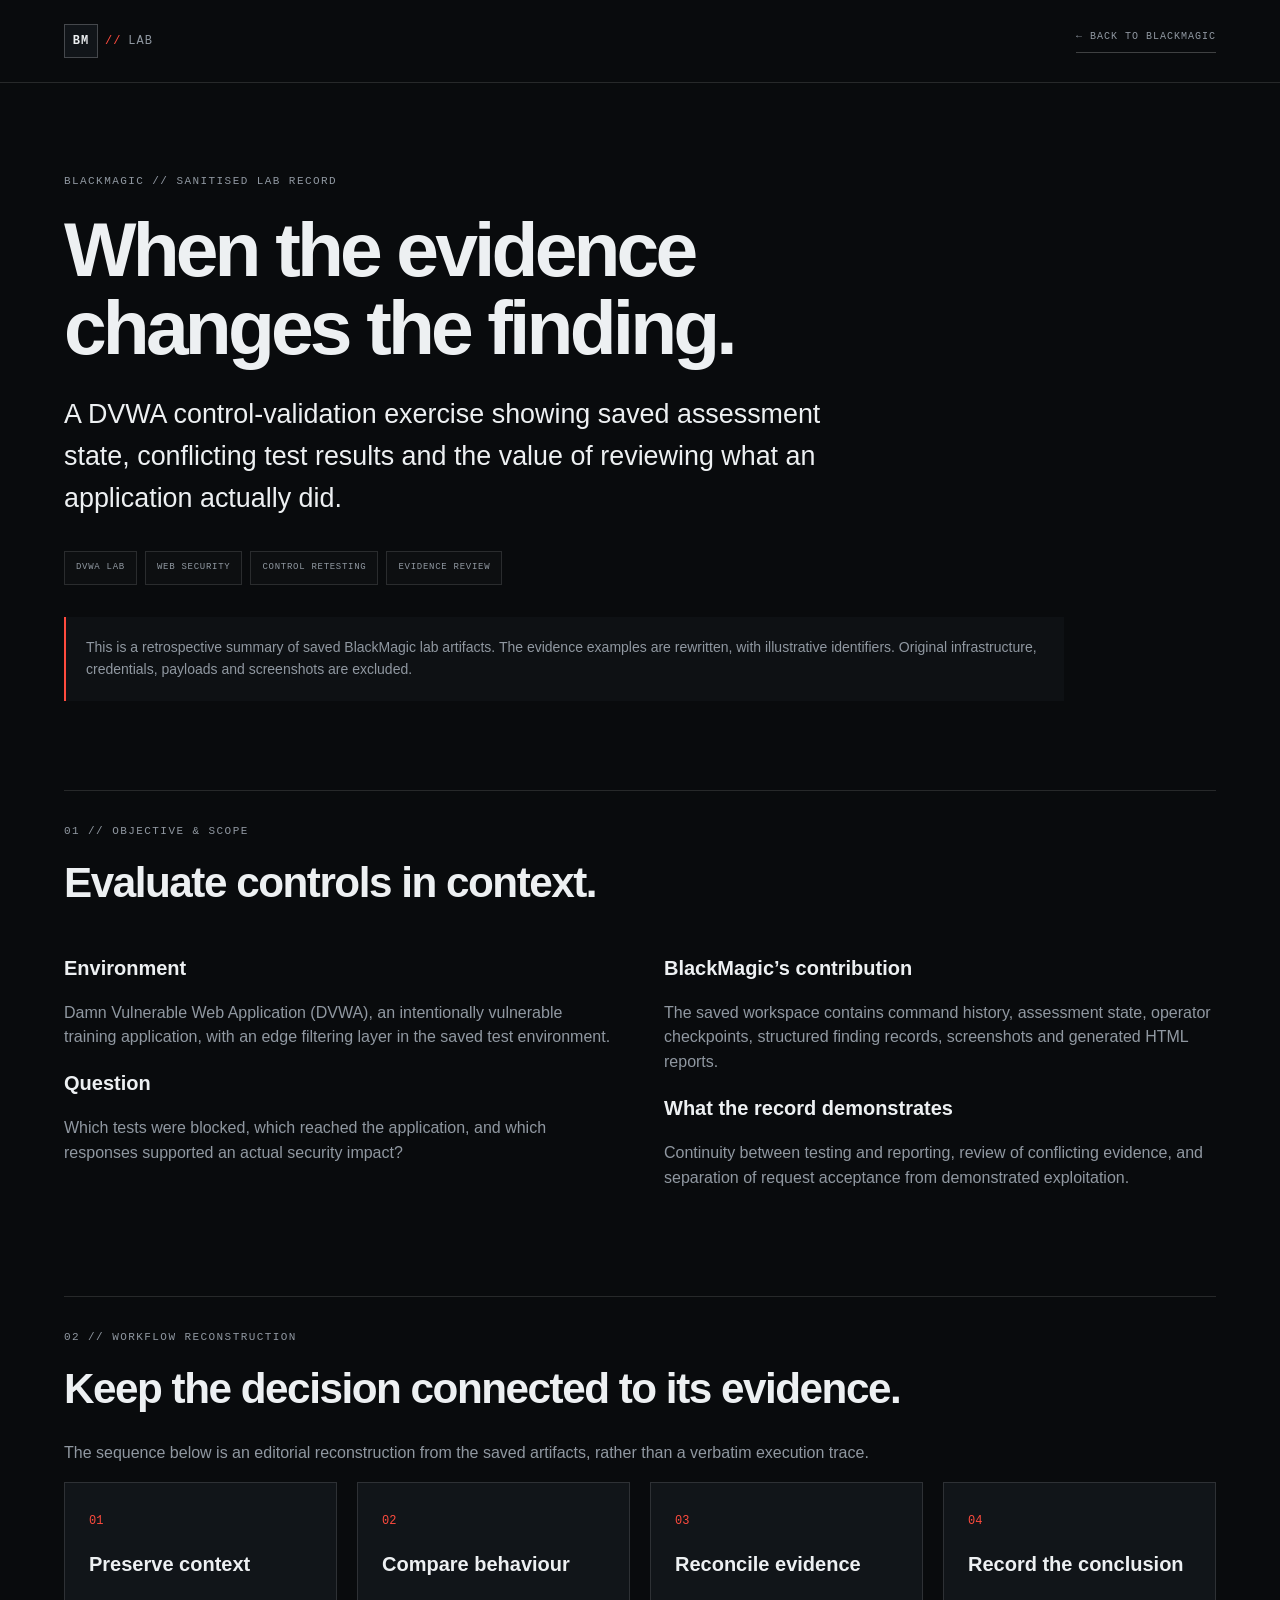
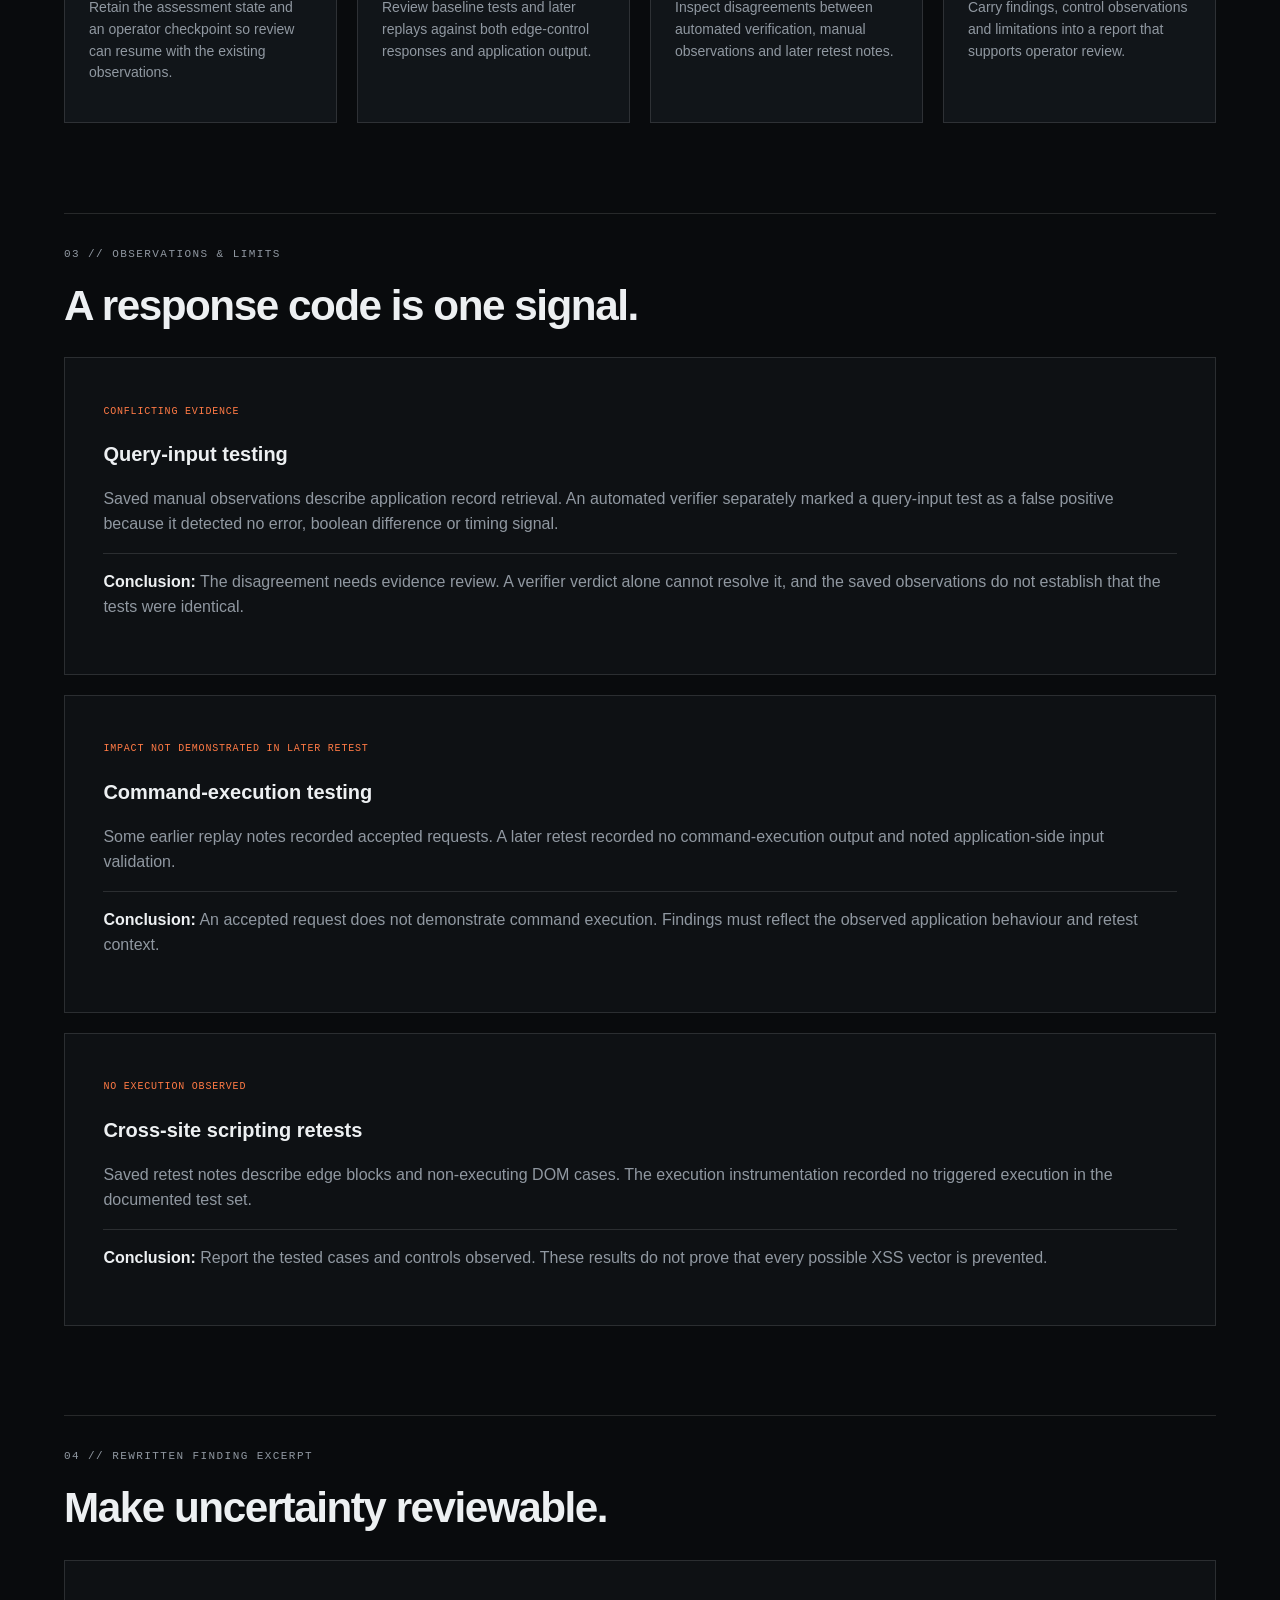
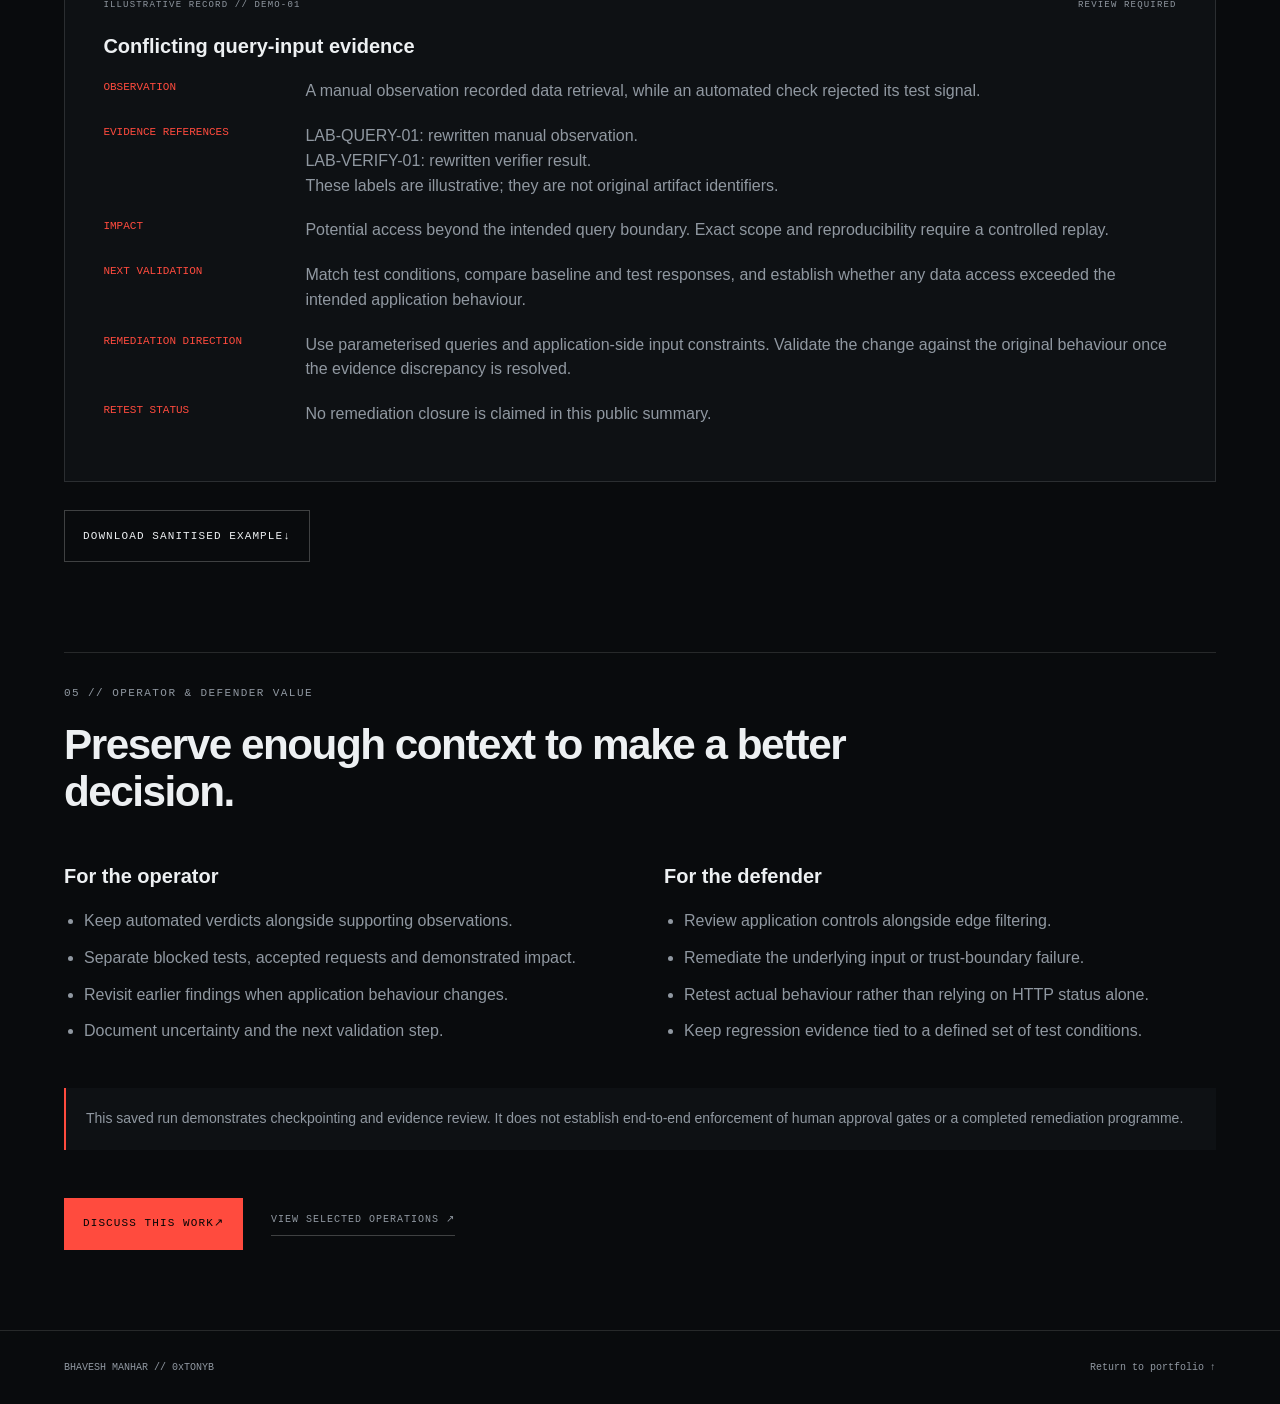
<file: blackmagic-lab.html>
<!doctype html>
<html lang="en">
<head>
  <meta charset="UTF-8" />
  <meta name="viewport" content="width=device-width, initial-scale=1.0" />
  <meta name="theme-color" content="#090b0d" />
  <meta name="description" content="A sanitised BlackMagic DVWA lab example: saved assessment state, conflicting evidence, control retesting and reviewable findings." />
  <link rel="canonical" href="https://tonyb760.github.io/blackmagic-lab.html" />
  <meta property="og:title" content="BlackMagic Lab Record // Bhavesh Manhar" />
  <meta property="og:description" content="How saved lab evidence informs an operator-led security assessment." />
  <meta property="og:type" content="article" />
  <meta property="og:url" content="https://tonyb760.github.io/blackmagic-lab.html" />
  <meta property="og:site_name" content="0xTonyb // Red Team Portfolio" />
  <meta property="og:image" content="https://tonyb760.github.io/assets/bhavesh-manhar.webp" />
  <meta property="og:image:alt" content="Portrait of Bhavesh Manhar" />
  <meta property="og:image:width" content="1254" />
  <meta property="og:image:height" content="1254" />
  <meta name="twitter:card" content="summary" />
  <meta name="twitter:title" content="BlackMagic Lab Record // Bhavesh Manhar" />
  <meta name="twitter:description" content="Saved lab evidence, conflicting test results and control retesting in an operator-led assessment." />
  <meta name="twitter:image" content="https://tonyb760.github.io/assets/bhavesh-manhar.webp" />
  <meta name="twitter:image:alt" content="Portrait of Bhavesh Manhar" />
  <title>BlackMagic Lab Record // Bhavesh Manhar</title>
  <link rel="icon" href="./assets/favicon.svg" type="image/svg+xml" />
  <link rel="stylesheet" href="./styles.css?v=20261001-6" />
</head>
<body class="lab-record-page">
  <a class="skip-link" href="#main">Skip to content</a>
  <header class="case-page-header section-shell">
    <a class="brand" href="./index.html" aria-label="Bhavesh Manhar home"><span class="brand-mark">BM</span><span class="brand-slash">//</span><span class="brand-index">LAB</span></a>
    <a class="text-link" href="./index.html#blackmagic">← Back to BlackMagic</a>
  </header>
  <main class="section-shell case-page-main" id="main" tabindex="-1">
    <div class="case-page-intro">
      <span class="section-kicker">BLACKMAGIC // SANITISED LAB RECORD</span>
      <h1>When the evidence<br />changes the finding.</h1>
      <p class="case-page-lead">A DVWA control-validation exercise showing saved assessment state, conflicting test results and the value of reviewing what an application actually did.</p>
      <div class="record-tags"><span>DVWA LAB</span><span>WEB SECURITY</span><span>CONTROL RETESTING</span><span>EVIDENCE REVIEW</span></div>
      <p class="case-disclosure">This is a retrospective summary of saved BlackMagic lab artifacts. The evidence examples are rewritten, with illustrative identifiers. Original infrastructure, credentials, payloads and screenshots are excluded.</p>
    </div>

    <section class="case-section" aria-labelledby="objective-title">
      <span class="section-kicker">01 // OBJECTIVE &amp; SCOPE</span>
      <h2 id="objective-title">Evaluate controls in context.</h2>
      <div class="case-two-column">
        <div><h3>Environment</h3><p>Damn Vulnerable Web Application (DVWA), an intentionally vulnerable training application, with an edge filtering layer in the saved test environment.</p><h3>Question</h3><p>Which tests were blocked, which reached the application, and which responses supported an actual security impact?</p></div>
        <div><h3>BlackMagic’s contribution</h3><p>The saved workspace contains command history, assessment state, operator checkpoints, structured finding records, screenshots and generated HTML reports.</p><h3>What the record demonstrates</h3><p>Continuity between testing and reporting, review of conflicting evidence, and separation of request acceptance from demonstrated exploitation.</p></div>
      </div>
    </section>

    <section class="case-section" aria-labelledby="workflow-title">
      <span class="section-kicker">02 // WORKFLOW RECONSTRUCTION</span>
      <h2 id="workflow-title">Keep the decision connected to its evidence.</h2>
      <p>The sequence below is an editorial reconstruction from the saved artifacts, rather than a verbatim execution trace.</p>
      <ol class="case-workflow">
        <li><span>01</span><h3>Preserve context</h3><p>Retain the assessment state and an operator checkpoint so review can resume with the existing observations.</p></li>
        <li><span>02</span><h3>Compare behaviour</h3><p>Review baseline tests and later replays against both edge-control responses and application output.</p></li>
        <li><span>03</span><h3>Reconcile evidence</h3><p>Inspect disagreements between automated verification, manual observations and later retest notes.</p></li>
        <li><span>04</span><h3>Record the conclusion</h3><p>Carry findings, control observations and limitations into a report that supports operator review.</p></li>
      </ol>
    </section>

    <section class="case-section" aria-labelledby="evidence-title">
      <span class="section-kicker">03 // OBSERVATIONS &amp; LIMITS</span>
      <h2 id="evidence-title">A response code is one signal.</h2>
      <div class="case-observations">
        <article><span class="case-status">CONFLICTING EVIDENCE</span><h3>Query-input testing</h3><p>Saved manual observations describe application record retrieval. An automated verifier separately marked a query-input test as a false positive because it detected no error, boolean difference or timing signal.</p><p class="case-conclusion"><strong>Conclusion:</strong> The disagreement needs evidence review. A verifier verdict alone cannot resolve it, and the saved observations do not establish that the tests were identical.</p></article>
        <article><span class="case-status">IMPACT NOT DEMONSTRATED IN LATER RETEST</span><h3>Command-execution testing</h3><p>Some earlier replay notes recorded accepted requests. A later retest recorded no command-execution output and noted application-side input validation.</p><p class="case-conclusion"><strong>Conclusion:</strong> An accepted request does not demonstrate command execution. Findings must reflect the observed application behaviour and retest context.</p></article>
        <article><span class="case-status">NO EXECUTION OBSERVED</span><h3>Cross-site scripting retests</h3><p>Saved retest notes describe edge blocks and non-executing DOM cases. The execution instrumentation recorded no triggered execution in the documented test set.</p><p class="case-conclusion"><strong>Conclusion:</strong> Report the tested cases and controls observed. These results do not prove that every possible XSS vector is prevented.</p></article>
      </div>
    </section>

    <section class="case-section" aria-labelledby="finding-title">
      <span class="section-kicker">04 // REWRITTEN FINDING EXCERPT</span>
      <h2 id="finding-title">Make uncertainty reviewable.</h2>
      <article class="case-finding">
        <div class="record-topline"><span>ILLUSTRATIVE RECORD // DEMO-01</span><span>REVIEW REQUIRED</span></div>
        <h3>Conflicting query-input evidence</h3>
        <dl>
          <dt>Observation</dt><dd>A manual observation recorded data retrieval, while an automated check rejected its test signal.</dd>
          <dt>Evidence references</dt><dd>LAB-QUERY-01: rewritten manual observation.<br />LAB-VERIFY-01: rewritten verifier result.<br />These labels are illustrative; they are not original artifact identifiers.</dd>
          <dt>Impact</dt><dd>Potential access beyond the intended query boundary. Exact scope and reproducibility require a controlled replay.</dd>
          <dt>Next validation</dt><dd>Match test conditions, compare baseline and test responses, and establish whether any data access exceeded the intended application behaviour.</dd>
          <dt>Remediation direction</dt><dd>Use parameterised queries and application-side input constraints. Validate the change against the original behaviour once the evidence discrepancy is resolved.</dd>
          <dt>Retest status</dt><dd>No remediation closure is claimed in this public summary.</dd>
        </dl>
      </article>
      <a class="button button-ghost" href="./assets/blackmagic-lab-example.md" download><span>Download sanitised example</span><span aria-hidden="true">↓</span></a>
    </section>

    <section class="case-section" aria-labelledby="takeaways-title">
      <span class="section-kicker">05 // OPERATOR &amp; DEFENDER VALUE</span>
      <h2 id="takeaways-title">Preserve enough context to make a better decision.</h2>
      <div class="case-two-column">
        <div><h3>For the operator</h3><ul><li>Keep automated verdicts alongside supporting observations.</li><li>Separate blocked tests, accepted requests and demonstrated impact.</li><li>Revisit earlier findings when application behaviour changes.</li><li>Document uncertainty and the next validation step.</li></ul></div>
        <div><h3>For the defender</h3><ul><li>Review application controls alongside edge filtering.</li><li>Remediate the underlying input or trust-boundary failure.</li><li>Retest actual behaviour rather than relying on HTTP status alone.</li><li>Keep regression evidence tied to a defined set of test conditions.</li></ul></div>
      </div>
      <p class="case-disclosure">This saved run demonstrates checkpointing and evidence review. It does not establish end-to-end enforcement of human approval gates or a completed remediation programme.</p>
    </section>
    <div class="case-page-actions"><a class="button button-primary" href="./index.html#contact"><span>Discuss this work</span><span aria-hidden="true">↗</span></a><a class="text-link" href="./index.html#selected-operations">View selected operations ↗</a></div>
  </main>
  <footer class="case-page-footer section-shell"><span>BHAVESH MANHAR // 0xTONYB</span><a href="./index.html">Return to portfolio ↑</a></footer>
</body>
</html>
</file>
<file: styles.css>
:root {
  --bg: #090b0d;
  --bg-soft: #0e1114;
  --panel: #111519;
  --panel-2: #151a1f;
  --text: #edf0f2;
  --muted: #9098a1;
  --faint: #87919c;
  --line: rgba(255, 255, 255, 0.12);
  --line-strong: rgba(255, 255, 255, 0.22);
  --signal: #ff4b3e;
  --ember: #ff7a45;
  --status: #70e6a5;
  --black: #040506;
  --mono: "SFMono-Regular", "Cascadia Code", "Roboto Mono", Consolas, monospace;
  --sans: Inter, "Helvetica Neue", Arial, sans-serif;
  --max: 1520px;
  --side: clamp(22px, 5vw, 82px);
  --radius: 2px;
}

* {
  box-sizing: border-box;
}

html {
  scroll-behavior: smooth;
  background: var(--bg);
  overflow-x: clip;
}

body {
  margin: 0;
  color: var(--text);
  background: var(--bg);
  font-family: var(--sans);
  font-size: 16px;
  line-height: 1.55;
  overflow-x: clip;
}

body.menu-open,
body.terminal-open {
  overflow: hidden;
}

::selection {
  background: var(--signal);
  color: #fff;
}

a {
  color: inherit;
  text-decoration: none;
}

button,
input {
  font: inherit;
}

button {
  color: inherit;
}

img {
  display: block;
  max-width: 100%;
}

.sr-only {
  position: absolute;
  width: 1px;
  height: 1px;
  padding: 0;
  margin: -1px;
  overflow: hidden;
  clip: rect(0, 0, 0, 0);
  white-space: nowrap;
  border: 0;
}

.skip-link {
  position: fixed;
  left: 18px;
  top: -60px;
  z-index: 9999;
  padding: 12px 16px;
  background: var(--signal);
  color: white;
  transition: top 0.2s ease;
}

.skip-link:focus {
  top: 18px;
}

.ambient,
.grid-field,
.scan-line {
  position: fixed;
  pointer-events: none;
  z-index: 0;
}

.ambient {
  filter: blur(110px);
  opacity: 0.14;
  border-radius: 50%;
}

.ambient-a {
  width: 520px;
  height: 520px;
  left: -260px;
  top: 18vh;
  background: var(--signal);
}

.ambient-b {
  width: 420px;
  height: 420px;
  right: -210px;
  top: 65vh;
  background: var(--ember);
  opacity: 0.07;
}

.grid-field {
  inset: 0;
  background-image:
    linear-gradient(rgba(255,255,255,0.022) 1px, transparent 1px),
    linear-gradient(90deg, rgba(255,255,255,0.022) 1px, transparent 1px);
  background-size: 52px 52px;
  mask-image: linear-gradient(to bottom, rgba(0,0,0,.85), rgba(0,0,0,.25) 55%, transparent 90%);
}

.scan-line {
  top: -25vh;
  left: 0;
  width: 100%;
  height: 16vh;
  background: linear-gradient(to bottom, transparent, rgba(255,75,62,.035), transparent);
  animation: pageScan 12s linear infinite;
}

@keyframes pageScan {
  to { transform: translateY(140vh); }
}

.section-shell,
.site-header,
.site-footer {
  width: min(100%, var(--max));
  margin: 0 auto;
  position: relative;
  z-index: 1;
}

.section-shell {
  padding-left: var(--side);
  padding-right: var(--side);
}

.site-header {
  min-height: 78px;
  padding: 0 var(--side);
  display: grid;
  grid-template-columns: auto 1fr auto;
  align-items: center;
  gap: 44px;
  border-bottom: 1px solid var(--line);
  background: rgba(9,11,13,.82);
  backdrop-filter: blur(18px);
  position: sticky;
  top: 0;
  z-index: 100;
}

.brand {
  display: inline-flex;
  align-items: center;
  gap: 7px;
  font-family: var(--mono);
  font-size: 12px;
  letter-spacing: .08em;
}

.brand-mark {
  width: 34px;
  height: 34px;
  display: grid;
  place-items: center;
  border: 1px solid var(--line-strong);
  background: var(--panel);
  font-weight: 800;
}

.brand-slash {
  color: var(--signal);
}

.brand-index {
  color: var(--muted);
}

.desktop-nav {
  justify-self: center;
  display: flex;
  gap: clamp(20px, 2.8vw, 48px);
  font-family: var(--mono);
  font-size: 11px;
  text-transform: uppercase;
  letter-spacing: .12em;
  color: var(--muted);
}

.desktop-nav a {
  position: relative;
}

.desktop-nav a::after {
  content: "";
  position: absolute;
  left: 0;
  bottom: -8px;
  width: 100%;
  height: 1px;
  background: var(--signal);
  transform: scaleX(0);
  transform-origin: right;
  transition: transform .25s ease;
}

.desktop-nav a:hover,
.desktop-nav a:focus-visible {
  color: var(--text);
}

.desktop-nav a:hover::after,
.desktop-nav a:focus-visible::after {
  transform: scaleX(1);
  transform-origin: left;
}

.header-status {
  display: inline-flex;
  align-items: center;
  gap: 9px;
  font-family: var(--mono);
  font-size: 10px;
  color: var(--muted);
  letter-spacing: .12em;
}

.status-dot {
  width: 7px;
  height: 7px;
  border-radius: 50%;
  background: var(--status);
  box-shadow: 0 0 0 5px rgba(112,230,165,.08), 0 0 16px rgba(112,230,165,.4);
}

.menu-button,
.mobile-nav {
  display: none;
}

.hero {
  min-height: calc(100vh - 78px);
  padding-top: clamp(58px, 7vw, 112px);
  padding-bottom: clamp(64px, 8vw, 130px);
  display: grid;
  grid-template-columns: minmax(0, 1.05fr) minmax(420px, .95fr);
  gap: clamp(44px, 7vw, 116px);
  align-items: center;
}

.hero-copy {
  position: relative;
  z-index: 2;
}

.eyebrow {
  display: flex;
  align-items: center;
  gap: 12px;
  font-family: var(--mono);
  color: var(--muted);
  font-size: 10px;
  letter-spacing: .16em;
}

.hairline {
  width: 62px;
  height: 1px;
  background: var(--line-strong);
}

.hero h1 {
  margin: clamp(28px, 4vw, 52px) 0 20px;
  font-size: clamp(58px, 7.3vw, 118px);
  line-height: .79;
  letter-spacing: -.065em;
  font-weight: 900;
}

.hero h1 span {
  display: block;
}

.outline-word {
  color: transparent;
  -webkit-text-stroke: 1px rgba(237,240,242,.63);
}

.role-line {
  min-height: 26px;
  display: flex;
  gap: 8px;
  align-items: center;
  font-family: var(--mono);
  font-size: clamp(12px, 1.1vw, 15px);
  letter-spacing: .08em;
  color: var(--muted);
}

.prompt-symbol {
  color: var(--signal);
}

.cursor {
  color: var(--signal);
  animation: blink .9s steps(1) infinite;
}

@keyframes blink {
  50% { opacity: 0; }
}

.hero-statement {
  margin: clamp(42px, 5vw, 72px) 0 24px;
  font-size: clamp(28px, 3.4vw, 54px);
  line-height: 1.02;
  letter-spacing: -.035em;
  font-weight: 650;
}

.hero-intro {
  max-width: 650px;
  margin: 0;
  color: var(--muted);
  font-size: clamp(16px, 1.35vw, 20px);
}

.hero-actions {
  display: flex;
  flex-wrap: wrap;
  gap: 12px;
  margin-top: 38px;
}

.button {
  min-width: 176px;
  min-height: 52px;
  padding: 0 18px;
  display: inline-flex;
  align-items: center;
  justify-content: space-between;
  border: 1px solid var(--line-strong);
  font-family: var(--mono);
  font-size: 11px;
  letter-spacing: .1em;
  text-transform: uppercase;
  transition: transform .25s ease, border-color .25s ease, background .25s ease;
}

.button:hover,
.button:focus-visible {
  transform: translateY(-3px);
}

.button-primary {
  background: var(--signal);
  border-color: var(--signal);
  color: var(--black);
}

.button-primary:hover,
.button-primary:focus-visible {
  background: #ff5f53;
}

.button-ghost:hover,
.button-ghost:focus-visible {
  border-color: var(--text);
  background: rgba(255,255,255,.03);
}

.hero-footnote {
  margin-top: 24px;
  display: flex;
  gap: 12px;
  align-items: center;
  color: var(--faint);
  font-family: var(--mono);
  font-size: 10px;
  letter-spacing: .08em;
  text-transform: uppercase;
}

.hero-footnote span:first-child {
  color: var(--muted);
  border: 1px solid var(--line);
  padding: 5px 7px;
}

.portrait-stage {
  position: relative;
  padding: 32px 28px 34px;
  perspective: 1200px;
}

.portrait-stage::before {
  content: "";
  position: absolute;
  inset: 0 10px 0 58px;
  border: 1px solid var(--line);
  background:
    linear-gradient(145deg, rgba(255,75,62,.08), transparent 35%),
    var(--panel);
}

.portrait-meta {
  position: relative;
  z-index: 4;
  display: flex;
  justify-content: space-between;
  font-family: var(--mono);
  font-size: 9px;
  letter-spacing: .1em;
  color: var(--muted);
  text-transform: uppercase;
}

.portrait-meta-top {
  margin: 0 22px 13px 58px;
}

.portrait-meta-bottom {
  margin: 14px 22px 0 58px;
}

.mono-muted {
  color: var(--faint);
}

.portrait-frame {
  position: relative;
  z-index: 3;
  aspect-ratio: .86;
  margin-left: 58px;
  overflow: hidden;
  border: 1px solid var(--line-strong);
  background: #151515;
  transform-style: preserve-3d;
  transition: transform .18s ease-out;
}

.portrait-frame img {
  width: 100%;
  height: 100%;
  object-fit: cover;
  object-position: 56% 44%;
  filter: saturate(.82) contrast(1.05);
  transform: scale(1.035);
}

.portrait-wash,
.portrait-noise {
  position: absolute;
  inset: 0;
  pointer-events: none;
}

.portrait-wash {
  background:
    linear-gradient(180deg, transparent 45%, rgba(9,11,13,.58) 100%),
    linear-gradient(90deg, rgba(255,75,62,.18), transparent 22%);
  mix-blend-mode: multiply;
}

.portrait-noise {
  opacity: .12;
  background-image: url("data:image/svg+xml,%3Csvg viewBox='0 0 180 180' xmlns='http://www.w3.org/2000/svg'%3E%3Cfilter id='n'%3E%3CfeTurbulence type='fractalNoise' baseFrequency='.9' numOctaves='3' stitchTiles='stitch'/%3E%3C/filter%3E%3Crect width='100%25' height='100%25' filter='url(%23n)' opacity='.5'/%3E%3C/svg%3E");
}

.portrait-redline {
  position: absolute;
  z-index: 6;
  width: 1px;
  height: 100%;
  left: 31%;
  top: 0;
  background: linear-gradient(transparent, var(--signal) 20%, var(--signal) 80%, transparent);
  box-shadow: 0 0 22px rgba(255,75,62,.4);
  opacity: .6;
}

.portrait-type {
  position: absolute;
  z-index: 5;
  font-weight: 900;
  line-height: .8;
  letter-spacing: -.045em;
  mix-blend-mode: screen;
  pointer-events: none;
}

.type-red {
  top: 10%;
  left: -2%;
  color: var(--signal);
  font-size: clamp(42px, 5vw, 82px);
  transform: rotate(-90deg) translateX(-100%);
  transform-origin: left top;
}

.type-team {
  top: 8%;
  right: 4%;
  font-size: clamp(58px, 7vw, 106px);
  color: rgba(255,255,255,.12);
}

.type-offensive {
  left: 5%;
  bottom: 13%;
  font-family: var(--mono);
  font-size: clamp(12px, 1.8vw, 28px);
  color: rgba(255,255,255,.72);
  letter-spacing: .13em;
}

.type-security {
  right: 5%;
  bottom: 5%;
  font-size: clamp(30px, 4.2vw, 68px);
  color: transparent;
  -webkit-text-stroke: 1px rgba(255,255,255,.4);
}

.target-corner {
  position: absolute;
  z-index: 7;
  width: 23px;
  height: 23px;
  border-color: rgba(255,255,255,.7);
  border-style: solid;
}

.target-tl { top: 14px; left: 14px; border-width: 1px 0 0 1px; }
.target-tr { top: 14px; right: 14px; border-width: 1px 1px 0 0; }
.target-bl { bottom: 14px; left: 14px; border-width: 0 0 1px 1px; }
.target-br { bottom: 14px; right: 14px; border-width: 0 1px 1px 0; }

.hero-signal-card {
  position: absolute;
  z-index: 8;
  left: 0;
  bottom: 80px;
  width: 148px;
  padding: 14px;
  border: 1px solid var(--line-strong);
  background: rgba(9,11,13,.91);
  backdrop-filter: blur(12px);
}

.signal-code {
  color: var(--signal);
  font-family: var(--mono);
  font-size: 9px;
  letter-spacing: .12em;
}

.hero-signal-card p {
  margin: 20px 0 0;
  font-family: var(--mono);
  font-size: 9px;
  line-height: 1.6;
  color: var(--muted);
}

.hero-index {
  position: absolute;
  right: var(--side);
  bottom: 14px;
  color: rgba(255,255,255,.035);
  font-size: clamp(110px, 16vw, 260px);
  line-height: 1;
  font-weight: 900;
  pointer-events: none;
}

.marquee-band {
  position: relative;
  z-index: 2;
  overflow: hidden;
  border-top: 1px solid var(--line);
  border-bottom: 1px solid var(--line);
  background: var(--panel);
  transform: rotate(-1deg) scale(1.02);
}

.marquee-track {
  width: max-content;
  min-height: 52px;
  display: flex;
  align-items: center;
  gap: 24px;
  animation: marquee 25s linear infinite;
  font-family: var(--mono);
  font-size: 11px;
  letter-spacing: .13em;
  color: var(--muted);
}

.marquee-track i {
  color: var(--signal);
  font-style: normal;
  font-size: 8px;
}

@keyframes marquee {
  to { transform: translateX(-50%); }
}

.section-heading {
  display: grid;
  grid-template-columns: 70px 1fr auto;
  gap: 24px;
  align-items: start;
  margin-bottom: clamp(54px, 7vw, 104px);
}

.section-number,
.section-kicker,
.project-type,
.surface-code,
.record-topline,
.record-domain,
.field-card-top,
.arsenal-index,
.credentials-heading span,
.contact-kicker {
  font-family: var(--mono);
  text-transform: uppercase;
  letter-spacing: .13em;
}

.section-number {
  color: var(--signal);
  font-size: 11px;
  padding-top: 7px;
}

.section-kicker {
  display: block;
  margin-bottom: 20px;
  color: var(--muted);
  font-size: 10px;
}

.section-heading h2 {
  margin: 0;
  font-size: clamp(38px, 5vw, 78px);
  line-height: .94;
  letter-spacing: -.05em;
  font-weight: 760;
}

.operator-section,
.surface-section,
.operations-section,
.field-section,
.arsenal-section {
  padding-top: clamp(120px, 12vw, 190px);
  padding-bottom: clamp(110px, 11vw, 170px);
}

.operator-grid {
  display: grid;
  grid-template-columns: .8fr 1.2fr;
  gap: clamp(56px, 8vw, 130px);
}

.operator-copy .lead {
  margin-top: 0;
  color: var(--text);
  font-size: clamp(24px, 2.5vw, 38px);
  line-height: 1.12;
  letter-spacing: -.03em;
}

.operator-copy > p:not(.lead) {
  color: var(--muted);
  max-width: 630px;
  font-size: 17px;
}

.operator-principle {
  margin-top: 52px;
  padding-top: 22px;
  border-top: 1px solid var(--line);
}

.operator-principle span {
  font-family: var(--mono);
  font-size: 9px;
  letter-spacing: .13em;
}

.operator-principle blockquote {
  margin: 16px 0 0;
  font-size: 21px;
  line-height: 1.3;
}

.metric-grid {
  display: grid;
  grid-template-columns: repeat(2, minmax(0, 1fr));
  border-top: 1px solid var(--line);
  border-left: 1px solid var(--line);
}

.metric-card {
  min-height: 300px;
  padding: clamp(26px, 3vw, 42px);
  border-right: 1px solid var(--line);
  border-bottom: 1px solid var(--line);
  background: rgba(17,21,25,.5);
  display: flex;
  flex-direction: column;
  transition: background .25s ease, transform .25s ease;
}

.metric-card:hover {
  background: var(--panel-2);
  transform: translateY(-4px);
}

.metric-card-accent {
  background:
    linear-gradient(145deg, rgba(255,75,62,.18), transparent 60%),
    rgba(17,21,25,.7);
}

.metric-label {
  font-family: var(--mono);
  color: var(--muted);
  font-size: 9px;
  letter-spacing: .12em;
}

.metric-card strong {
  margin: auto 0 26px;
  font-size: clamp(64px, 6vw, 100px);
  line-height: .85;
  letter-spacing: -.07em;
}

.metric-card strong span {
  color: var(--signal);
  font-size: .42em;
}

.metric-card p {
  margin: 0;
  color: var(--muted);
  max-width: 290px;
  font-size: 14px;
}

.surface-section {
  padding-top: 80px;
}

.surface-console {
  border: 1px solid var(--line-strong);
  background: rgba(14,17,20,.86);
  box-shadow: 0 40px 100px rgba(0,0,0,.22);
}

.surface-tabs {
  display: grid;
  grid-template-columns: repeat(4, 1fr);
  border-bottom: 1px solid var(--line);
}

.surface-tab {
  min-height: 70px;
  padding: 0 24px;
  border: 0;
  border-right: 1px solid var(--line);
  background: transparent;
  color: var(--muted);
  text-align: left;
  font-family: var(--mono);
  font-size: 10px;
  letter-spacing: .1em;
  cursor: pointer;
  transition: background .2s ease, color .2s ease;
}

.surface-tab:last-child {
  border-right: 0;
}

.surface-tab span {
  display: inline-block;
  margin-right: 18px;
  color: var(--faint);
}

.surface-tab:hover,
.surface-tab:focus-visible {
  color: var(--text);
  background: rgba(255,255,255,.025);
}

.surface-tab.is-active {
  color: var(--text);
  background: rgba(255,75,62,.08);
  box-shadow: inset 0 -2px var(--signal);
}

.surface-tab.is-active span {
  color: var(--signal);
}

.surface-display {
  min-height: 590px;
  display: grid;
  grid-template-columns: .75fr 1.25fr;
}

.surface-radar {
  position: relative;
  min-height: 590px;
  overflow: hidden;
  border-right: 1px solid var(--line);
  background:
    linear-gradient(rgba(255,255,255,.02) 1px, transparent 1px),
    linear-gradient(90deg, rgba(255,255,255,.02) 1px, transparent 1px);
  background-size: 38px 38px;
}

.radar-ring,
.radar-cross {
  position: absolute;
  left: 50%;
  top: 50%;
  transform: translate(-50%, -50%);
}

.radar-ring {
  border: 1px solid rgba(255,255,255,.12);
  border-radius: 50%;
}

.ring-1 { width: 74%; aspect-ratio: 1; }
.ring-2 { width: 49%; aspect-ratio: 1; }
.ring-3 { width: 24%; aspect-ratio: 1; }

.radar-cross-x { width: 80%; height: 1px; background: var(--line); }
.radar-cross-y { height: 80%; width: 1px; background: var(--line); }

.radar-sweep {
  position: absolute;
  width: 36%;
  aspect-ratio: 1;
  left: 50%;
  top: 50%;
  transform-origin: 0 0;
  background: conic-gradient(from 270deg, rgba(255,75,62,.22), transparent 28%);
  animation: radar 5s linear infinite;
}

@keyframes radar {
  to { transform: rotate(360deg); }
}

.radar-node {
  position: absolute;
  width: 7px;
  height: 7px;
  border-radius: 50%;
  background: var(--signal);
  box-shadow: 0 0 0 5px rgba(255,75,62,.08), 0 0 22px rgba(255,75,62,.55);
  animation: nodePulse 2s ease-in-out infinite;
}

.node-a { left: 27%; top: 31%; }
.node-b { right: 22%; top: 44%; animation-delay: -.7s; }
.node-c { left: 55%; bottom: 21%; animation-delay: -1.2s; }

@keyframes nodePulse {
  50% { transform: scale(1.6); opacity: .5; }
}

.surface-content {
  min-width: 0;
  padding: clamp(42px, 6vw, 86px);
  display: flex;
  align-items: center;
}

.surface-panel {
  width: 100%;
  animation: panelIn .3s ease;
}

@keyframes panelIn {
  from { opacity: 0; transform: translateY(8px); }
  to { opacity: 1; transform: translateY(0); }
}

.surface-code {
  color: var(--signal);
  font-size: 10px;
}

.surface-panel h3 {
  max-width: 690px;
  margin: 28px 0 22px;
  font-size: clamp(34px, 4vw, 64px);
  line-height: .98;
  letter-spacing: -.045em;
}

.surface-panel > p {
  max-width: 720px;
  color: var(--muted);
  font-size: 18px;
}

.tag-cloud,
.tool-readout,
.record-tags,
.field-tags {
  display: flex;
  flex-wrap: wrap;
  gap: 8px;
}

.tag-cloud {
  margin-top: 34px;
}

.tag-cloud span,
.record-tags span,
.field-tags span {
  padding: 9px 11px;
  border: 1px solid var(--line);
  background: rgba(255,255,255,.015);
  font-family: var(--mono);
  color: var(--muted);
  font-size: 9px;
  letter-spacing: .08em;
}

.tool-readout {
  margin-top: 48px;
  padding-top: 26px;
  border-top: 1px solid var(--line);
  gap: 14px 24px;
}

.tool-readout span {
  font-family: var(--mono);
  font-size: 10px;
  color: var(--faint);
}

.tool-readout span::before {
  content: "+";
  margin-right: 7px;
  color: var(--status);
}

.blackmagic-section,
.method-section {
  position: relative;
  z-index: 2;
  background: #e8e5de;
  color: #0c0d0f;
}

.blackmagic-section {
  padding-top: clamp(110px, 11vw, 170px);
  padding-bottom: clamp(110px, 11vw, 170px);
  overflow: hidden;
}

.blackmagic-section::before {
  content: "BLACKMAGIC";
  position: absolute;
  left: -2vw;
  top: 11%;
  color: rgba(12,13,15,.035);
  font-size: 18vw;
  line-height: 1;
  font-weight: 900;
  letter-spacing: -.08em;
  pointer-events: none;
}

.invert-heading .section-kicker {
  color: rgba(12,13,15,.5);
}

.invert-heading .section-number {
  color: #d53c30;
}

.classified-badge {
  align-self: start;
  display: inline-flex;
  align-items: center;
  gap: 9px;
  padding: 10px 12px;
  border: 1px solid rgba(12,13,15,.25);
  font-family: var(--mono);
  font-size: 9px;
  letter-spacing: .12em;
}

.classified-badge i {
  width: 7px;
  height: 7px;
  border-radius: 50%;
  background: #d53c30;
}

.blackmagic-grid {
  display: grid;
  grid-template-columns: .8fr 1.2fr;
  gap: clamp(54px, 7vw, 110px);
  align-items: center;
}

.project-type {
  font-size: 10px;
  color: rgba(12,13,15,.56);
}

.blackmagic-lead {
  margin: 32px 0 28px;
  font-size: clamp(28px, 3vw, 46px);
  line-height: 1.05;
  letter-spacing: -.035em;
  font-weight: 650;
}

.blackmagic-copy > p:not(.blackmagic-lead) {
  color: rgba(12,13,15,.68);
  font-size: 17px;
}

.classification-table {
  margin-top: 46px;
  border-top: 1px solid rgba(12,13,15,.23);
}

.classification-table div {
  min-height: 52px;
  display: grid;
  grid-template-columns: 130px 1fr;
  align-items: center;
  border-bottom: 1px solid rgba(12,13,15,.18);
  font-family: var(--mono);
  font-size: 10px;
}

.classification-table span {
  color: rgba(12,13,15,.5);
}

.classification-table strong {
  letter-spacing: .08em;
}

.architecture-panel {
  background: #0b0d0f;
  color: var(--text);
  border: 1px solid rgba(12,13,15,.3);
  box-shadow: 22px 28px 0 rgba(12,13,15,.12);
}

.architecture-header {
  min-height: 48px;
  padding: 0 18px;
  display: flex;
  justify-content: space-between;
  align-items: center;
  border-bottom: 1px solid var(--line);
  font-family: var(--mono);
  color: var(--muted);
  font-size: 9px;
  letter-spacing: .1em;
}

.architecture-map {
  min-height: 650px;
  position: relative;
  overflow: hidden;
  background:
    linear-gradient(rgba(255,255,255,.035) 1px, transparent 1px),
    linear-gradient(90deg, rgba(255,255,255,.035) 1px, transparent 1px);
  background-size: 28px 28px;
}

.arch-node,
.arch-core,
.arch-orchestration {
  position: absolute;
  z-index: 4;
  display: grid;
  place-items: center;
  border: 1px solid var(--line-strong);
  background: #101418;
  font-family: var(--mono);
  font-size: 9px;
  letter-spacing: .08em;
  text-align: center;
}

.arch-node {
  align-content: center;
  gap: 5px;
}

.arch-node strong {
  font-size: 9px;
  letter-spacing: .1em;
}

.arch-node small,
.arch-core small {
  color: var(--muted);
  font-size: 7px;
  letter-spacing: .08em;
}

.arch-operator {
  width: 190px;
  height: 52px;
  left: 50%;
  top: 34px;
  transform: translateX(-50%);
}

.arch-core {
  width: 230px;
  height: 84px;
  left: 50%;
  top: 121px;
  transform: translateX(-50%);
  border-color: rgba(255,75,62,.7);
  background:
    linear-gradient(135deg, rgba(255,75,62,.18), transparent 60%),
    #101418;
}

.arch-core span {
  font-size: 18px;
  font-weight: 800;
  letter-spacing: .16em;
}

.arch-recon,
.arch-web,
.arch-id {
  width: 142px;
  height: 60px;
  top: 270px;
}

.arch-recon { left: 6%; }
.arch-web { left: 50%; transform: translateX(-50%); }
.arch-id { right: 6%; }

.arch-orchestration {
  width: 76%;
  min-height: 136px;
  padding: 0;
  left: 12%;
  top: 362px;
  color: var(--text);
  border-color: rgba(255,75,62,.42);
  background:
    repeating-linear-gradient(-45deg, rgba(255,75,62,.045) 0 8px, transparent 8px 16px),
    #0f1215;
  cursor: pointer;
  appearance: none;
}

.arch-orchestration::before,
.arch-orchestration::after {
  content: "";
  position: absolute;
  width: 8px;
  height: 8px;
  border-color: var(--signal);
  opacity: .8;
}

.arch-orchestration::before {
  left: -1px;
  top: -1px;
  border-left: 1px solid;
  border-top: 1px solid;
}

.arch-orchestration::after {
  right: -1px;
  bottom: -1px;
  border-right: 1px solid;
  border-bottom: 1px solid;
}

.arch-orchestration:focus-visible {
  outline: 2px solid var(--signal);
  outline-offset: 4px;
}

.orchestration-heading {
  display: grid;
  gap: 5px;
  padding: 15px 18px 12px;
}

.orchestration-heading strong {
  color: var(--signal);
  font-size: 10px;
  letter-spacing: .16em;
}

.orchestration-heading small {
  color: var(--muted);
  font-size: 7px;
  letter-spacing: .1em;
}

.orchestration-fragments {
  width: 100%;
  display: grid;
  grid-template-columns: repeat(3, 1fr);
  border-top: 1px solid var(--line);
}

.orchestration-fragments > span {
  min-width: 0;
  padding: 12px 7px;
  display: grid;
  gap: 5px;
  border-right: 1px solid var(--line);
}

.orchestration-fragments > span:last-child {
  border-right: 0;
}

.orchestration-fragments b {
  color: rgba(255,255,255,.58);
  font-size: 7px;
  letter-spacing: .08em;
}

.orchestration-fragments i {
  position: relative;
  color: transparent;
  font-size: 8px;
  font-style: normal;
  letter-spacing: .12em;
  transition: color 180ms ease;
}

.orchestration-fragments i::after {
  content: "████████";
  position: absolute;
  inset: 0;
  color: rgba(255,255,255,.15);
  letter-spacing: -.06em;
  transition: opacity 180ms ease;
}

.arch-orchestration:hover .orchestration-fragments i,
.arch-orchestration:focus-visible .orchestration-fragments i,
.arch-orchestration.is-disclosed .orchestration-fragments i {
  color: var(--signal);
}

.arch-orchestration:hover .orchestration-fragments i::after,
.arch-orchestration:focus-visible .orchestration-fragments i::after,
.arch-orchestration.is-disclosed .orchestration-fragments i::after {
  opacity: 0;
}

.arch-evidence {
  width: 250px;
  height: 58px;
  left: 50%;
  bottom: 28px;
  transform: translateX(-50%);
}

.arch-link {
  position: absolute;
  z-index: 2;
  background: rgba(255,255,255,.22);
}

.link-v {
  width: 1px;
  left: 50%;
}

.link-1 { top: 86px; height: 35px; }
.link-2 { top: 205px; height: 43px; }
.link-h { height: 1px; left: 13%; right: 13%; top: 248px; }

.architecture-map::after {
  content: "";
  position: absolute;
  left: 50%;
  top: 248px;
  width: 1px;
  height: 374px;
  background: rgba(255,255,255,.18);
}

.redaction-note {
  padding: 18px;
  display: grid;
  grid-template-columns: 170px 1fr;
  gap: 24px;
  border-top: 1px solid var(--line);
  font-family: var(--mono);
}

.redaction-note span {
  color: var(--signal);
  font-size: 9px;
  letter-spacing: .12em;
}

.redaction-note p {
  margin: 0;
  color: var(--muted);
  font-size: 9px;
}

.declassification-strip {
  margin-top: 80px;
  display: grid;
  grid-template-columns: repeat(4, 1fr);
  border-top: 1px solid rgba(12,13,15,.2);
  border-left: 1px solid rgba(12,13,15,.2);
  font-family: var(--mono);
}

.declassification-strip > span {
  min-height: 76px;
  padding: 16px;
  display: grid;
  align-content: space-between;
  border-right: 1px solid rgba(12,13,15,.2);
  border-bottom: 1px solid rgba(12,13,15,.2);
  color: rgba(12,13,15,.68);
  font-size: 9px;
  letter-spacing: .08em;
}

.declassification-strip small {
  color: #d53c30;
  font-size: 8px;
}

.blackmagic-signoff {
  margin: 32px 0 0;
  color: rgba(12,13,15,.58);
  font-family: var(--mono);
  font-size: clamp(14px, 1.4vw, 20px);
  letter-spacing: -.02em;
  text-align: right;
}

.blackmagic-signoff strong {
  color: #0c0d0f;
}

.record-grid {
  display: grid;
  grid-template-columns: 1.45fr .775fr .775fr;
  border-top: 1px solid var(--line);
  border-left: 1px solid var(--line);
}

.record-card,
.impact-card {
  min-height: 430px;
  padding: clamp(28px, 3vw, 44px);
  border-right: 1px solid var(--line);
  border-bottom: 1px solid var(--line);
  background: rgba(17,21,25,.45);
}

.record-current {
  background:
    linear-gradient(140deg, rgba(255,75,62,.1), transparent 55%),
    rgba(17,21,25,.55);
}

.record-topline {
  display: flex;
  justify-content: space-between;
  color: var(--muted);
  font-size: 9px;
}

.live-label {
  display: inline-flex;
  align-items: center;
  gap: 8px;
  color: var(--status);
}

.live-label i {
  width: 6px;
  height: 6px;
  border-radius: 50%;
  background: var(--status);
}

.record-card h3 {
  margin: 84px 0 7px;
  font-size: clamp(34px, 3.4vw, 54px);
  line-height: .95;
  letter-spacing: -.045em;
}

.record-domain {
  color: var(--signal);
  font-size: 9px;
}

.record-tags {
  margin: 32px 0;
}

.record-card > p:last-child,
.impact-card p {
  color: var(--muted);
}

.impact-card {
  display: flex;
  flex-direction: column;
}

.impact-card > span {
  font-family: var(--mono);
  color: var(--muted);
  font-size: 9px;
  letter-spacing: .1em;
}

.impact-card strong {
  margin: auto 0 20px;
  font-size: clamp(74px, 7vw, 120px);
  line-height: .8;
  letter-spacing: -.08em;
}

.impact-card h3 {
  margin: 0 0 16px;
  max-width: 280px;
  font-size: 17px;
  line-height: 1.15;
}

.impact-card p {
  margin: 0;
  font-size: 13px;
}

.career-trace {
  position: relative;
  margin-top: 90px;
  display: grid;
  grid-template-columns: repeat(4, 1fr);
}

.trace-line {
  position: absolute;
  left: 0;
  right: 0;
  top: 21px;
  height: 1px;
  background: var(--line);
}

.career-trace article {
  position: relative;
  padding: 62px 30px 0 0;
}

.career-trace article::before {
  content: "";
  position: absolute;
  top: 17px;
  left: 0;
  width: 9px;
  height: 9px;
  border: 1px solid var(--signal);
  background: var(--bg);
  transform: rotate(45deg);
}

.trace-year {
  font-family: var(--mono);
  color: var(--signal);
  font-size: 10px;
}

.career-trace h3 {
  margin: 14px 0 12px;
  font-size: 15px;
}

.career-trace p {
  margin: 0;
  max-width: 260px;
  color: var(--muted);
  font-size: 13px;
}

.field-section {
  padding-top: 80px;
}

.field-grid {
  width: min(100%, 1240px);
  margin-inline: auto;
  display: grid;
  grid-template-columns: repeat(2, minmax(0, 1fr));
  gap: clamp(18px, 2vw, 28px);
}

.field-card {
  min-height: 520px;
  padding: 28px;
  border: 1px solid var(--line);
  background: rgba(17,21,25,.62);
  display: flex;
  flex-direction: column;
  overflow: hidden;
  transition: transform .28s ease, border-color .28s ease, background .28s ease;
}

.field-card:hover,
.field-card:focus-visible {
  transform: translateY(-8px);
  border-color: var(--line-strong);
  background: var(--panel-2);
}

.field-card-top {
  display: flex;
  justify-content: space-between;
  color: var(--muted);
  font-size: 9px;
}

.field-codeblock,
.build-visual {
  min-height: 200px;
  margin: 34px -28px 30px;
  border-top: 1px solid var(--line);
  border-bottom: 1px solid var(--line);
}

.field-codeblock {
  padding: 30px;
  display: flex;
  justify-content: center;
  flex-direction: column;
  gap: 12px;
  background: #080a0c;
}

.field-codeblock code {
  font-family: var(--mono);
  color: var(--muted);
  font-size: 11px;
}

.field-codeblock code::before {
  content: ">";
  color: var(--faint);
  margin-right: 10px;
}

.field-codeblock .signal-code-line {
  color: var(--status);
}

.build-visual {
  display: grid;
  place-items: center;
  align-content: center;
  background:
    radial-gradient(circle at center, rgba(255,75,62,.13), transparent 55%),
    #0b0d0f;
}

.build-visual div {
  display: flex;
  gap: 14px;
}

.build-visual div span {
  width: 42px;
  height: 42px;
  border: 1px solid var(--line-strong);
  transform: rotate(45deg);
}

.build-visual div span:nth-child(2) {
  border-color: var(--signal);
}

.build-visual p {
  margin: 34px 0 0;
  font-family: var(--mono);
  color: var(--muted);
  font-size: 9px;
  letter-spacing: .1em;
}

.field-card h3 {
  margin: auto 0 12px;
  font-size: clamp(28px, 2.6vw, 42px);
  line-height: .94;
  letter-spacing: -.04em;
}

.field-card > p {
  color: var(--muted);
  font-size: 14px;
}

.field-tags {
  margin-top: 20px;
}

.text-link {
  margin-top: 36px;
  display: inline-flex;
  gap: 18px;
  align-items: center;
  padding-bottom: 8px;
  border-bottom: 1px solid var(--line-strong);
  font-family: var(--mono);
  color: var(--muted);
  font-size: 10px;
  letter-spacing: .1em;
  text-transform: uppercase;
}

.text-link:hover {
  color: var(--text);
}

.method-section {
  padding: clamp(110px, 11vw, 170px) 0;
}

.method-grid {
  display: grid;
  grid-template-columns: .9fr 1.1fr;
  gap: clamp(58px, 7vw, 112px);
  align-items: center;
}

.method-loop {
  position: relative;
  width: 100%;
  max-width: 590px;
  aspect-ratio: 1;
}

.method-loop svg {
  width: 100%;
  height: 100%;
  display: block;
  pointer-events: none;
  transform: rotate(-90deg);
}

.loop-track,
.loop-progress {
  fill: none;
  stroke-width: 1;
}

.loop-track {
  stroke: rgba(12,13,15,.2);
}

.loop-progress {
  stroke: #d53c30;
  stroke-width: 2;
  stroke-dasharray: 470 940;
  animation: loopOrbit 7s linear infinite;
}

@keyframes loopOrbit {
  to { stroke-dashoffset: -1410; }
}

.method-core {
  position: absolute;
  inset: 32%;
  z-index: 1;
  padding: 14px;
  display: grid;
  place-items: center;
  align-content: center;
  border: 1px solid rgba(12,13,15,.2);
  background: rgba(232,229,222,.92);
  text-align: center;
  pointer-events: none;
  transition: border-color .2s ease, transform .2s ease;
}

.method-core span,
.method-core small,
.method-node,
.method-detail-header,
.method-readout-grid span,
.method-trace {
  font-family: var(--mono);
  letter-spacing: .1em;
}

.method-core span {
  color: rgba(12,13,15,.5);
  font-size: 8px;
}

.method-core strong {
  margin: 8px 0;
  max-width: 100%;
  font-size: clamp(20px, 2.2vw, 32px);
  line-height: .95;
  letter-spacing: -.045em;
}

.method-core small {
  max-width: 120px;
  color: rgba(12,13,15,.5);
  font-size: 7px;
  line-height: 1.45;
}

.method-node {
  position: absolute;
  z-index: 2;
  display: inline-flex;
  align-items: center;
  gap: 8px;
  padding: 10px 12px;
  border: 1px solid rgba(12,13,15,.25);
  background: #e8e5de;
  color: #0c0d0f;
  font-size: 9px;
  line-height: 1;
  white-space: nowrap;
  appearance: none;
  cursor: pointer;
  transition: color .18s ease, background .18s ease, border-color .18s ease, transform .18s ease, box-shadow .18s ease;
}

.method-node b {
  color: #d53c30;
}

.method-node:hover {
  border-color: rgba(12,13,15,.7);
  transform: translateY(-2px);
}

.method-node:focus-visible {
  outline: 2px solid #d53c30;
  outline-offset: 4px;
}

.method-node.is-active,
.method-node[aria-pressed="true"] {
  border-color: #0c0d0f;
  background: #0c0d0f;
  color: #f3f0e8;
  box-shadow: 6px 6px 0 rgba(213,60,48,.2);
}

.method-n1 { left: 43%; top: 3%; }
.method-n2 { right: 2%; top: 34%; }
.method-n3 { right: 14%; bottom: 9%; }
.method-n4 { left: 10%; bottom: 9%; }
.method-n5 { left: 0; top: 34%; }

.method-copy {
  border: 1px solid rgba(12,13,15,.22);
  background: rgba(255,255,255,.14);
}

.method-detail-header {
  min-height: 54px;
  padding: 0 20px;
  display: flex;
  align-items: center;
  justify-content: space-between;
  gap: 20px;
  border-bottom: 1px solid rgba(12,13,15,.18);
  font-size: 8px;
}

.method-detail-header span {
  color: #d53c30;
  font-weight: 700;
}

.method-detail-header small {
  color: rgba(12,13,15,.45);
  font-size: 7px;
}

.method-prompt {
  min-height: 142px;
  margin: 0;
  padding: clamp(24px, 3vw, 38px);
  display: flex;
  align-items: flex-end;
  border-bottom: 1px solid rgba(12,13,15,.18);
  font-size: clamp(27px, 2.8vw, 44px);
  line-height: 1.02;
  letter-spacing: -.045em;
}

.method-readout-grid {
  display: grid;
  grid-template-columns: repeat(3, minmax(0, 1fr));
  border-bottom: 1px solid rgba(12,13,15,.18);
}

.method-readout-grid article {
  min-width: 0;
  min-height: 220px;
  padding: 22px 20px;
  border-right: 1px solid rgba(12,13,15,.18);
}

.method-readout-grid article:last-child {
  border-right: 0;
}

.method-readout-grid span {
  display: block;
  min-height: 27px;
  color: rgba(12,13,15,.48);
  font-size: 7px;
  line-height: 1.4;
}

.method-readout-grid strong {
  display: block;
  margin: 27px 0 12px;
  font-size: 12px;
  line-height: 1.15;
  letter-spacing: -.015em;
}

.method-readout-grid p {
  margin: 0;
  color: rgba(12,13,15,.62);
  font-size: 11px;
  line-height: 1.65;
}

.method-trace {
  min-height: 58px;
  padding: 0 20px;
  display: flex;
  align-items: center;
  justify-content: space-between;
  gap: 10px;
  color: rgba(12,13,15,.46);
  font-size: 7px;
}

.method-trace span:last-child {
  color: #d53c30;
}

.method-trace i {
  color: rgba(12,13,15,.3);
  font-style: normal;
}

.arsenal-grid {
  display: grid;
  grid-template-columns: repeat(4, 1fr);
  border-top: 1px solid var(--line);
  border-left: 1px solid var(--line);
}

.arsenal-grid article {
  min-height: 390px;
  padding: 28px;
  border-right: 1px solid var(--line);
  border-bottom: 1px solid var(--line);
  transition: background .25s ease;
}

.arsenal-grid article:hover {
  background: var(--panel);
}

.arsenal-index {
  color: var(--faint);
  font-size: 9px;
}

.arsenal-grid h3 {
  margin: 86px 0 30px;
  font-size: 23px;
  letter-spacing: -.02em;
}

.arsenal-grid p {
  margin: 0;
  padding: 9px 0;
  border-top: 1px solid var(--line);
  color: var(--muted);
  font-family: var(--mono);
  font-size: 10px;
}

.credentials {
  margin-top: 100px;
  display: grid;
  grid-template-columns: .7fr 1.3fr;
  gap: clamp(48px, 8vw, 130px);
}

.credentials-heading span {
  color: var(--signal);
  font-size: 10px;
}

.credentials-heading p {
  margin-top: 30px;
  max-width: 390px;
  font-size: clamp(25px, 3vw, 44px);
  line-height: 1.05;
  letter-spacing: -.035em;
}

.credential-list {
  border-top: 1px solid var(--line);
}

.credential-list div {
  min-height: 88px;
  display: grid;
  grid-template-columns: 90px 1fr 220px;
  gap: 18px;
  align-items: center;
  border-bottom: 1px solid var(--line);
}

.credential-list span,
.credential-list small,
.education-strip span,
.education-strip small {
  font-family: var(--mono);
  font-size: 9px;
  letter-spacing: .08em;
}

.credential-list span {
  color: var(--signal);
}

.credential-list strong {
  font-size: 13px;
}

.credential-list small {
  color: var(--muted);
}

.education-strip {
  margin-top: 70px;
  display: grid;
  grid-template-columns: repeat(2, 1fr);
  border: 1px solid var(--line);
}

.education-strip div {
  min-height: 150px;
  padding: 28px;
  display: grid;
  grid-template-columns: 90px 1fr;
  align-content: center;
}

.education-strip div + div {
  border-left: 1px solid var(--line);
}

.education-strip span {
  color: var(--signal);
  grid-row: span 2;
}

.education-strip strong {
  font-size: 20px;
}

.education-strip small {
  color: var(--muted);
  margin-top: 7px;
}

.contact-section {
  position: relative;
  z-index: 2;
  padding: clamp(100px, 12vw, 190px) 0 80px;
  overflow: hidden;
  border-top: 1px solid var(--line);
  background:
    linear-gradient(120deg, rgba(255,75,62,.2), transparent 42%),
    #0b0d0f;
}

.contact-section::after {
  content: "CONTACT";
  position: absolute;
  right: -4vw;
  bottom: -3vw;
  color: rgba(255,255,255,.025);
  font-size: 20vw;
  font-weight: 900;
  letter-spacing: -.08em;
  line-height: .7;
}

.contact-shell {
  z-index: 3;
}

.contact-kicker {
  color: var(--muted);
  font-size: 10px;
}

.contact-shell h2 {
  margin: 44px 0 36px;
  font-size: clamp(74px, 11vw, 180px);
  line-height: .77;
  letter-spacing: -.075em;
}

.contact-shell h2 span {
  color: transparent;
  -webkit-text-stroke: 1px rgba(255,255,255,.42);
}

.contact-shell > p {
  max-width: 680px;
  color: var(--muted);
  font-size: clamp(18px, 1.8vw, 26px);
}

.contact-actions {
  margin-top: 70px;
  max-width: 900px;
  border-top: 1px solid var(--line);
}

.contact-actions a {
  min-height: 78px;
  display: flex;
  justify-content: space-between;
  align-items: center;
  border-bottom: 1px solid var(--line);
  font-size: clamp(18px, 2vw, 30px);
  transition: color .2s ease, padding .2s ease;
}

.contact-actions a span {
  color: var(--signal);
}

.contact-actions a:hover,
.contact-actions a:focus-visible {
  color: var(--signal);
  padding-left: 12px;
}

.contact-status {
  margin-top: 80px;
  display: flex;
  flex-wrap: wrap;
  align-items: center;
  gap: 14px;
  font-family: var(--mono);
  color: var(--muted);
  font-size: 9px;
  letter-spacing: .1em;
}

.contact-status i {
  width: 4px;
  height: 4px;
  background: var(--faint);
  border-radius: 50%;
}

.site-footer {
  min-height: 110px;
  padding: 0 var(--side);
  display: grid;
  grid-template-columns: 1fr auto auto;
  align-items: center;
  gap: 34px;
  border-top: 1px solid var(--line);
  background: var(--bg);
  position: relative;
  z-index: 2;
}

.site-footer > div {
  display: flex;
  flex-direction: column;
  gap: 4px;
  font-family: var(--mono);
  font-size: 8px;
  letter-spacing: .1em;
}

.site-footer > div span:last-child {
  color: var(--faint);
}

.site-footer button,
.site-footer > a {
  border: 0;
  background: transparent;
  color: var(--muted);
  font-family: var(--mono);
  font-size: 9px;
  letter-spacing: .08em;
  cursor: pointer;
}

.site-footer button span {
  margin-left: 8px;
  color: var(--faint);
  border: 1px solid var(--line);
  padding: 5px 6px;
}

.site-footer button:hover,
.site-footer > a:hover {
  color: var(--text);
}

.terminal-overlay {
  position: fixed;
  inset: 0;
  z-index: 1000;
  padding: 24px;
  background: rgba(0,0,0,.72);
  backdrop-filter: blur(14px);
  display: grid;
  place-items: center;
}

.terminal-overlay[hidden] {
  display: none;
}

.terminal-window {
  width: min(900px, 100%);
  height: min(590px, 82vh);
  display: grid;
  grid-template-rows: 48px 1fr 56px;
  border: 1px solid var(--line-strong);
  background: #07090a;
  box-shadow: 0 50px 150px rgba(0,0,0,.65);
  animation: terminalIn .2s ease;
}

@keyframes terminalIn {
  from { opacity: 0; transform: translateY(15px) scale(.98); }
  to { opacity: 1; transform: translateY(0) scale(1); }
}

.terminal-header {
  padding: 0 16px;
  display: flex;
  justify-content: space-between;
  align-items: center;
  border-bottom: 1px solid var(--line);
  font-family: var(--mono);
  font-size: 9px;
  letter-spacing: .08em;
}

.terminal-header > div {
  display: flex;
  align-items: center;
  gap: 16px;
}

.terminal-lights {
  display: flex;
  gap: 6px;
}

.terminal-lights i {
  width: 7px;
  height: 7px;
  border-radius: 50%;
  background: var(--faint);
}

.terminal-lights i:first-child {
  background: var(--signal);
}

.terminal-header button {
  border: 0;
  background: transparent;
  color: var(--muted);
  font-family: var(--mono);
  font-size: 9px;
  cursor: pointer;
}

.terminal-body {
  padding: 22px;
  overflow-y: auto;
  font-family: var(--mono);
  color: #d7ddd8;
  font-size: 12px;
  line-height: 1.65;
}

.terminal-body p {
  margin: 0 0 8px;
  white-space: pre-wrap;
}

.terminal-body b {
  color: var(--status);
}

.terminal-dim {
  color: var(--faint);
}

.terminal-command {
  color: var(--muted);
}

.terminal-command strong {
  color: var(--signal);
}

.terminal-response {
  color: #cbd2d6;
}

.terminal-redacted {
  color: var(--signal);
  letter-spacing: .08em;
}

.terminal-form {
  display: grid;
  grid-template-columns: auto 1fr;
  align-items: center;
  gap: 8px;
  padding: 0 22px;
  border-top: 1px solid var(--line);
  font-family: var(--mono);
  font-size: 12px;
}

.terminal-form label {
  color: var(--status);
}

.terminal-form input {
  width: 100%;
  border: 0;
  outline: 0;
  background: transparent;
  color: var(--text);
  caret-color: var(--signal);
  font-family: var(--mono);
}

[data-reveal].reveal-pending {
  opacity: 0;
  transform: translateY(28px);
  transition: opacity .7s ease, transform .7s cubic-bezier(.2,.8,.2,1);
}

[data-reveal].is-visible {
  opacity: 1;
  transform: translateY(0);
}

@media (max-width: 1120px) {
  .desktop-nav {
    gap: 20px;
  }

  .hero {
    grid-template-columns: 1fr 420px;
    gap: 40px;
  }

  .portrait-stage {
    padding-left: 0;
  }

  .portrait-stage::before {
    left: 20px;
  }

  .portrait-frame,
  .portrait-meta-top,
  .portrait-meta-bottom {
    margin-left: 20px;
  }

  .hero-signal-card {
    left: -18px;
  }

  .surface-display {
    grid-template-columns: .65fr 1.35fr;
  }

  .record-grid {
    grid-template-columns: 1.2fr .9fr .9fr;
  }

  .field-grid {
    grid-template-columns: 1fr 1fr;
  }

  .method-grid {
    grid-template-columns: 1fr;
    gap: 64px;
  }

  .method-loop {
    justify-self: center;
  }

  .arsenal-grid {
    grid-template-columns: repeat(2, 1fr);
  }
}

@media (max-width: 860px) {
  :root {
    --side: 24px;
  }

  .site-header {
    grid-template-columns: auto 1fr auto;
    min-height: 70px;
  }

  .desktop-nav,
  .header-status {
    display: none;
  }

  .menu-button {
    justify-self: end;
    display: grid;
    gap: 6px;
    padding: 12px 0 12px 12px;
    border: 0;
    background: transparent;
    cursor: pointer;
  }

  .menu-button span:not(.sr-only) {
    display: block;
    width: 27px;
    height: 1px;
    background: var(--text);
    transition: transform .2s ease;
  }

  .menu-button[aria-expanded="true"] span:first-child {
    transform: translateY(3.5px) rotate(45deg);
  }

  .menu-button[aria-expanded="true"] span:nth-child(2) {
    transform: translateY(-3.5px) rotate(-45deg);
  }

  .mobile-nav {
    position: fixed;
    inset: 70px 0 auto 0;
    padding: 30px var(--side) 44px;
    display: none;
    flex-direction: column;
    gap: 0;
    border-bottom: 1px solid var(--line);
    background: rgba(9,11,13,.98);
    backdrop-filter: blur(20px);
  }

  .mobile-nav.is-open {
    display: flex;
  }

  .mobile-nav a {
    padding: 18px 0;
    border-bottom: 1px solid var(--line);
    font-family: var(--mono);
    color: var(--muted);
    font-size: 11px;
    letter-spacing: .1em;
  }

  .hero {
    min-height: auto;
    grid-template-columns: 1fr;
    padding-top: 60px;
  }

  .hero-copy {
    max-width: 700px;
  }

  .portrait-stage {
    width: min(100%, 610px);
    justify-self: center;
    padding: 28px 0 34px;
  }

  .portrait-stage::before {
    inset: 0 0 0 30px;
  }

  .portrait-frame,
  .portrait-meta-top,
  .portrait-meta-bottom {
    margin-left: 30px;
    margin-right: 20px;
  }

  .portrait-frame {
    aspect-ratio: .93;
  }

  .hero-signal-card {
    left: 0;
  }

  .section-heading {
    grid-template-columns: 42px 1fr;
  }

  .section-heading > :last-child:not(div) {
    grid-column: 2;
  }

  .operator-grid,
  .blackmagic-grid,
  .method-grid,
  .credentials {
    grid-template-columns: 1fr;
  }

  .operator-grid {
    gap: 60px;
  }

  .surface-tabs {
    grid-template-columns: repeat(2, 1fr);
  }

  .surface-tab:nth-child(2) {
    border-right: 0;
  }

  .surface-tab:nth-child(-n+2) {
    border-bottom: 1px solid var(--line);
  }

  .surface-display {
    grid-template-columns: 1fr;
  }

  .surface-radar {
    min-height: 320px;
    border-right: 0;
    border-bottom: 1px solid var(--line);
  }

  .surface-content {
    padding: 48px 34px;
  }

  .architecture-panel {
    box-shadow: 12px 16px 0 rgba(12,13,15,.12);
  }

  .declassification-strip {
    grid-template-columns: repeat(2, 1fr);
  }

  .record-grid {
    grid-template-columns: repeat(2, 1fr);
  }

  .record-current {
    grid-column: span 2;
  }

  .career-trace {
    grid-template-columns: repeat(2, 1fr);
    row-gap: 50px;
  }

  .career-trace::before {
    display: none;
  }

  .field-grid {
    grid-template-columns: 1fr;
  }

  .method-loop {
    justify-self: center;
    width: min(100%, 580px);
  }

  .credential-list div {
    grid-template-columns: 72px 1fr;
  }

  .credential-list small {
    grid-column: 2;
    margin-top: -18px;
    padding-bottom: 18px;
  }

  .site-footer {
    grid-template-columns: 1fr auto;
  }

  .site-footer button {
    display: none;
  }
}

@media (max-width: 580px) {
  .hero h1 {
    font-size: clamp(54px, 18vw, 90px);
  }

  .hero-statement {
    font-size: 34px;
  }

  .portrait-stage::before {
    left: 12px;
  }

  .portrait-frame,
  .portrait-meta-top,
  .portrait-meta-bottom {
    margin-left: 12px;
    margin-right: 0;
  }

  .portrait-meta {
    font-size: 7px;
  }

  .hero-signal-card {
    width: 132px;
    bottom: 68px;
  }

  .type-team {
    font-size: 18vw;
  }

  .type-security {
    font-size: 10vw;
  }

  .metric-grid {
    grid-template-columns: 1fr;
  }

  .metric-card {
    min-height: 260px;
  }

  .section-heading {
    grid-template-columns: 30px 1fr;
    gap: 14px;
  }

  .section-heading h2 {
    font-size: 43px;
  }

  .section-kicker {
    font-size: 8px;
  }

  .surface-tabs {
    grid-template-columns: 1fr;
  }

  .surface-tab {
    border-right: 0;
    border-bottom: 1px solid var(--line);
  }

  .surface-tab:nth-child(-n+2) {
    border-bottom: 1px solid var(--line);
  }

  .surface-radar {
    min-height: 250px;
  }

  .surface-content {
    padding: 38px 24px;
  }

  .surface-panel h3 {
    font-size: 40px;
  }

  .architecture-map {
    min-height: 620px;
  }

  .arch-operator {
    width: 170px;
  }

  .arch-core {
    width: 210px;
  }

  .arch-recon,
  .arch-web,
  .arch-id {
    width: 31%;
    font-size: 7px;
  }

  .arch-recon { left: 1%; }
  .arch-id { right: 1%; }

  .arch-node strong {
    font-size: 7px;
  }

  .arch-node small {
    font-size: 6px;
  }

  .arch-orchestration {
    width: 94%;
    left: 3%;
  }

  .orchestration-heading {
    padding-right: 8px;
    padding-left: 8px;
  }

  .orchestration-heading strong {
    font-size: 8px;
  }

  .orchestration-fragments > span {
    padding-right: 3px;
    padding-left: 3px;
  }

  .orchestration-fragments b,
  .orchestration-fragments i {
    font-size: 6px;
  }

  .arch-evidence {
    width: 210px;
  }

  .redaction-note {
    grid-template-columns: 1fr;
    gap: 8px;
  }

  .declassification-strip {
    grid-template-columns: 1fr;
  }

  .blackmagic-signoff {
    text-align: left;
  }

  .record-grid {
    grid-template-columns: 1fr;
  }

  .record-current {
    grid-column: auto;
  }

  .record-card,
  .impact-card {
    min-height: 360px;
  }

  .career-trace {
    grid-template-columns: 1fr;
  }

  .trace-line {
    width: 1px;
    height: 100%;
    left: 4px;
    top: 0;
  }

  .career-trace article {
    padding: 0 0 38px 40px;
  }

  .career-trace article::before {
    top: 5px;
  }

  .field-card {
    min-height: 480px;
  }

  .method-node {
    gap: 5px;
    padding: 7px;
    font-size: 7px;
  }

  .method-node.is-active,
  .method-node[aria-pressed="true"] {
    box-shadow: 4px 4px 0 rgba(213,60,48,.2);
  }

  .method-core {
    inset: 30%;
    padding: 10px;
  }

  .method-core strong {
    font-size: 18px;
  }

  .method-prompt {
    min-height: 124px;
    padding: 24px 20px;
    font-size: 29px;
  }

  .method-readout-grid {
    grid-template-columns: 1fr;
  }

  .method-readout-grid article {
    min-height: auto;
    padding: 22px 20px 24px;
    border-right: 0;
    border-bottom: 1px solid rgba(12,13,15,.18);
  }

  .method-readout-grid article:last-child {
    border-bottom: 0;
  }

  .method-readout-grid strong {
    margin-top: 17px;
  }

  .method-trace {
    padding: 0 12px;
    gap: 5px;
    font-size: 6px;
  }

  .arsenal-grid {
    grid-template-columns: 1fr;
  }

  .arsenal-grid article {
    min-height: 330px;
  }

  .credential-list div {
    min-height: 110px;
    grid-template-columns: 58px 1fr;
  }

  .education-strip {
    grid-template-columns: 1fr;
  }

  .education-strip div + div {
    border-left: 0;
    border-top: 1px solid var(--line);
  }

  .contact-shell h2 {
    font-size: 21vw;
  }

  .contact-actions a {
    font-size: 18px;
  }

  .site-footer {
    grid-template-columns: 1fr auto;
  }

  .site-footer > div span:last-child {
    display: none;
  }

  .terminal-overlay {
    padding: 0;
  }

  .terminal-window {
    width: 100%;
    height: 100%;
    border: 0;
  }

  .terminal-header strong {
    font-size: 8px;
  }
}

@media (prefers-reduced-motion: reduce) {
  *,
  *::before,
  *::after {
    scroll-behavior: auto !important;
    animation-duration: .001ms !important;
    animation-iteration-count: 1 !important;
    transition-duration: .001ms !important;
  }

  [data-reveal] {
    opacity: 1;
    transform: none;
  }
}

/* Selected operations: summaries with expandable evidence and assessment context. */
.selected-operations-section {
  padding-top: clamp(100px, 10vw, 160px);
  padding-bottom: clamp(60px, 6vw, 100px);
  scroll-margin-top: 100px;
}

.operation-case {
  padding: clamp(24px, 4vw, 56px);
  border: 1px solid var(--line);
  background: linear-gradient(140deg, rgba(255,75,62,.07), transparent 55%), var(--bg-soft);
}

.operation-case .record-topline {
  flex-wrap: wrap;
  gap: 12px;
}

.operation-case h3 {
  margin: 32px 0 16px;
  max-width: 850px;
  font-size: clamp(28px, 3.5vw, 52px);
  line-height: 1.08;
  letter-spacing: -.035em;
}

.operation-case h4 {
  margin: 0 0 12px;
  color: var(--text);
  font: 11px var(--mono);
  letter-spacing: .1em;
  text-transform: uppercase;
}

.operation-case p,
.operation-case li {
  color: var(--muted);
  overflow-wrap: anywhere;
}

.operation-environment {
  max-width: 760px;
}

.operation-overview {
  display: grid;
  grid-template-columns: repeat(3, minmax(0, 1fr));
  gap: 32px;
  margin: 36px 0;
}

.operation-overview p { margin: 0; }
.operation-path { padding: 28px 0; border-top: 1px solid var(--line); }

.attack-chain {
  display: grid;
  grid-template-columns: repeat(6, minmax(0, 1fr));
  gap: 22px;
  padding: 0;
  margin: 20px 0 0;
  list-style: none;
}

.attack-chain li {
  position: relative;
  padding: 14px 10px;
  border: 1px solid var(--line-strong);
  color: var(--text);
  background: var(--panel);
  font: 11px/1.6 var(--mono);
}

.attack-chain li:not(:last-child)::after {
  content: '→';
  position: absolute;
  left: calc(100% + 5px);
  top: 50%;
  transform: translateY(-50%);
  color: var(--signal);
}

.operation-details {
  border-top: 1px solid var(--line);
  border-bottom: 1px solid var(--line);
}

.operation-details summary {
  cursor: pointer;
  padding: 22px 0;
  color: var(--signal);
  font: 12px var(--mono);
  text-transform: uppercase;
  letter-spacing: .08em;
}

.operation-details summary span { float: right; }
.operation-details[open] summary span { transform: rotate(45deg); }
.operation-details summary:focus-visible { outline: 2px solid var(--signal); outline-offset: 4px; }

.operation-detail-body {
  display: grid;
  grid-template-columns: repeat(2, minmax(0, 1fr));
  gap: 36px 48px;
  padding: 16px 0 36px;
}

.operation-detail-body section:first-child { grid-column: 1 / -1; }
.operation-detail-body p { margin-top: 0; }
.operation-detail-body ul { margin: 12px 0 0; padding-left: 20px; }
.operation-detail-body li + li { margin-top: 8px; }
.operation-detail-body blockquote {
  margin: 24px 0 0;
  padding-left: 18px;
  border-left: 2px solid var(--signal);
  font-size: 20px;
}

.operation-techniques { margin: 24px 0 0; }

@media (max-width: 1000px) {
  .attack-chain { grid-template-columns: 1fr; gap: 24px; }
  .attack-chain li:not(:last-child)::after {
    content: '↓';
    top: calc(100% + 2px);
    left: 50%;
    transform: translateX(-50%);
  }
}

@media (max-width: 760px) {
  .operation-overview,
  .operation-detail-body { grid-template-columns: 1fr; gap: 28px; }
}

.operation-case + .operation-case { margin-top: 32px; }
.operation-case .operation-result {
  margin: 0 0 28px;
  padding: 18px 20px;
  border-left: 2px solid var(--signal);
  background: rgba(255,75,62,.06);
  color: var(--text);
  font: 14px/1.6 var(--mono);
}

/* Capability evidence and curated lab research. */
.operation-role {
  display: flex;
  flex-wrap: wrap;
  align-items: baseline;
  gap: 12px;
}
.operation-role span { color: var(--signal); font: 10px var(--mono); letter-spacing: .1em; }
.operation-case { scroll-margin-top: 100px; }
.capability-evidence { margin-bottom: 48px; }
.capability-intro { max-width: 760px; font-size: 20px; }
.capability-legend { color: var(--muted); font-size: 13px; }
.capability-legend span { color: var(--text); font: 10px var(--mono); margin-right: 8px; }
.capability-legend span:not(:first-child) { margin-left: 16px; }
.capability-table-wrap { overflow-x: auto; border: 1px solid var(--line); }
.capability-table { width: 100%; min-width: 680px; border-collapse: collapse; text-align: left; }
.capability-table caption { padding: 16px 20px; color: var(--muted); text-align: left; font-size: 13px; }
.capability-table th, .capability-table td { padding: 20px; vertical-align: top; border-top: 1px solid var(--line); }
.capability-table thead th { font: 10px var(--mono); text-transform: uppercase; letter-spacing: .1em; color: var(--muted); }
.capability-table tbody th { width: 19%; font-size: 15px; }
.capability-table tbody td { color: var(--muted); font-size: 14px; }
.capability-table tbody td:nth-child(2) { width: 45%; }
.capability-table a { color: var(--signal); text-decoration: underline; text-underline-offset: 4px; }
.practice-level { font: 10px var(--mono); color: var(--status); }
.practice-research { color: var(--ember); }
.capability-proof { margin-top: 28px; }
.lab-intro { max-width: 740px; margin-bottom: 32px; scroll-margin-top: 100px; }
.lab-intro h3 { font-size: 28px; margin: 0 0 12px; }
.lab-intro p { color: var(--muted); }
.lab-grid { display: grid; grid-template-columns: repeat(3, minmax(0, 1fr)); gap: 24px; }
.lab-card { display: flex; flex-direction: column; padding: 28px; border: 1px solid var(--line); background: var(--bg-soft); min-width: 0; }
.lab-card h3 { margin: 28px 0 12px; font-size: 32px; letter-spacing: -.035em; }
.lab-hook { color: var(--muted); margin: 0; }
.lab-card .field-card-top { flex-wrap: wrap; gap: 8px; }
.lab-card .field-tags { margin-bottom: 24px; }
.lab-details { border-top: 1px solid var(--line); margin-top: auto; }
.lab-details summary { cursor: pointer; padding: 18px 0; font: 11px var(--mono); color: var(--text); }
.lab-details h4 { font: 10px var(--mono); text-transform: uppercase; color: var(--signal); margin: 12px 0; }
.lab-details p { color: var(--muted); font-size: 14px; }
.lab-card .text-link { align-self: flex-start; margin-top: 16px; }
.research-links { display: flex; flex-wrap: wrap; gap: 16px 36px; }
.capability-table-wrap:focus-visible, .lab-details summary:focus-visible { outline: 2px solid var(--signal); outline-offset: 4px; }
@media (max-width: 1100px) { .lab-grid { grid-template-columns: repeat(2, minmax(0, 1fr)); } }
@media (max-width: 650px) { .lab-grid { grid-template-columns: 1fr; } }

/* Public BlackMagic lab evidence. */
.blackmagic-demo {
  display: grid;
  grid-template-columns: 1fr auto;
  gap: 32px;
  align-items: center;
  margin-top: 48px;
  padding: clamp(24px, 3vw, 40px);
  border: 1px solid rgba(12,13,15,.25);
  background: rgba(255,255,255,.3);
}
.blackmagic-demo h3 { max-width: 760px; margin: 20px 0 16px; font-size: clamp(28px, 3vw, 44px); line-height: 1.05; letter-spacing: -.03em; }
.blackmagic-demo p { max-width: 740px; color: rgba(12,13,15,.7); }
.blackmagic-demo .blackmagic-demo-note { font: 10px/1.7 var(--mono); }
.case-page-header { display: flex; justify-content: space-between; align-items: center; gap: 24px; padding: 24px var(--side); border-bottom: 1px solid var(--line); }
.case-page-header .text-link { margin-top: 0; }
.case-page-main { padding-top: clamp(60px, 7vw, 110px); padding-bottom: 80px; }
.case-page-intro { max-width: 1000px; }
.case-page-intro h1 { font-size: clamp(40px, 6vw, 86px); line-height: 1.02; letter-spacing: -.05em; margin: 0 0 28px; }
.case-page-lead { max-width: 800px; font-size: clamp(20px, 2.1vw, 28px); }
.case-disclosure { padding: 20px; margin: 28px 0 0; border-left: 2px solid var(--signal); background: var(--bg-soft); color: var(--muted); font-size: 14px; }
.case-section { margin-top: clamp(60px, 7vw, 100px); padding-top: 32px; border-top: 1px solid var(--line); }
.case-section h2 { margin: 0 0 28px; max-width: 900px; font-size: clamp(28px, 3.3vw, 48px); line-height: 1.1; letter-spacing: -.035em; }
.case-section h3 { font-size: 20px; line-height: 1.3; }
.case-section p, .case-section li { color: var(--muted); }
.case-two-column { display: grid; grid-template-columns: repeat(2, minmax(0, 1fr)); gap: 48px; }
.case-two-column li + li { margin-top: 12px; }
.case-two-column ul { padding-left: 20px; }
.case-workflow { list-style: none; padding: 0; display: grid; grid-template-columns: repeat(4, minmax(0, 1fr)); gap: 20px; }
.case-workflow li { padding: 24px; background: var(--panel); border: 1px solid var(--line); }
.case-workflow span { color: var(--signal); font: 12px var(--mono); }
.case-workflow h3 { color: var(--text); }
.case-workflow p { font-size: 14px; }
.case-observations { display: grid; gap: 20px; }
.case-observations article, .case-finding { padding: clamp(24px, 3vw, 40px); background: var(--bg-soft); border: 1px solid var(--line); }
.case-status { color: var(--ember); font: 10px/1.6 var(--mono); letter-spacing: .08em; }
.case-conclusion { padding-top: 16px; border-top: 1px solid var(--line); }
.case-conclusion strong { color: var(--text); }
.case-finding { margin-bottom: 28px; }
.case-finding .record-topline { flex-wrap: wrap; gap: 12px; }
.case-finding dl { display: grid; grid-template-columns: 170px minmax(0, 1fr); gap: 20px 32px; }
.case-finding dt { font: 11px/1.6 var(--mono); color: var(--signal); text-transform: uppercase; }
.case-finding dd { margin: 0; color: var(--muted); overflow-wrap: anywhere; }
.case-page-actions { display: flex; align-items: center; flex-wrap: wrap; gap: 28px; margin-top: 48px; }
.case-page-actions .text-link { margin-top: 0; }
.case-page-footer { display: flex; justify-content: space-between; flex-wrap: wrap; gap: 20px; padding: 28px var(--side); border-top: 1px solid var(--line); color: var(--muted); font: 10px/1.7 var(--mono); }
@media (max-width: 1000px) {
  .case-workflow { grid-template-columns: repeat(2, minmax(0, 1fr)); }
  .blackmagic-demo { grid-template-columns: 1fr; }
  .blackmagic-demo .button { justify-self: start; }
}
@media (max-width: 650px) {
  .case-two-column, .case-workflow { grid-template-columns: 1fr; gap: 20px; }
  .case-finding dl { grid-template-columns: 1fr; gap: 12px; }
  .case-finding dd + dt { margin-top: 12px; }
  .case-page-header { flex-wrap: wrap; }
}

/* Contextual outcomes and explicit credential status groups. */
.impact-outcome strong { font-size: clamp(24px, 2.5vw, 38px); line-height: 1.1; overflow-wrap: anywhere; }
.impact-outcome .text-link { align-self: flex-start; margin-top: 12px; font-size: 9px; }
.credential-groups { min-width: 0; }
.credential-group + .credential-group { margin-top: 32px; }
.credential-group h3 { margin: 0 0 16px; color: var(--signal); font: 11px/1.6 var(--mono); text-transform: uppercase; letter-spacing: .1em; }
#credentials { scroll-margin-top: 100px; }

/* Assessment lifecycle and combined experience/credentials section. */
.experience-credentials { scroll-margin-top: 100px; }
.method-scope-note { max-width: 880px; margin: -28px 0 48px; color: rgba(12,13,15,.65); font-size: 15px; }
.method-selection { padding: 24px; border: 1px solid rgba(12,13,15,.2); margin-bottom: 24px; display: grid; gap: 12px; }
.method-selection span, .method-selection small { color: rgba(12,13,15,.6); font: 10px/1.6 var(--mono); letter-spacing: .1em; }
.method-selection strong { font-size: clamp(26px, 3vw, 40px); letter-spacing: -.03em; line-height: 1.1; }
.method-stage-list { padding: 0; margin: 0; list-style: none; display: grid; grid-template-columns: repeat(2, minmax(0, 1fr)); gap: 12px; }
.method-stages .method-node { position: static; width: 100%; min-height: 58px; font-size: 11px; white-space: normal; text-align: left; line-height: 1.5; }
.method-stage-list li:last-child { grid-column: 1 / -1; }
@media (max-width: 400px) { .method-stage-list { grid-template-columns: 1fr; } }

/* Sanitised application-assessment evidence spotlight. */
.supporting-evidence { margin: 36px 0; padding: clamp(20px, 3vw, 36px); border: 1px solid var(--line-strong); background: var(--panel); }
.supporting-evidence .section-kicker { margin-bottom: 16px; color: var(--signal); font-size: 9px; line-height: 1.7; }
.operation-case .supporting-evidence > h4 { font: 600 clamp(22px, 2.5vw, 32px)/1.15 var(--sans); text-transform: none; letter-spacing: -.025em; }
.retest-progression { margin: 24px 0; padding: 0; list-style: none; display: grid; grid-template-columns: repeat(3, minmax(0, 1fr)); gap: 20px; }
.retest-progression li { padding-top: 16px; border-top: 2px solid var(--line-strong); }
.retest-progression li:last-child { border-color: var(--status); }
.retest-progression span { display: block; margin-bottom: 12px; color: var(--muted); font: 9px/1.6 var(--mono); letter-spacing: .06em; }
.retest-progression strong { color: var(--text); font-size: 17px; }
.retest-progression p { font-size: 13px; margin-bottom: 0; }
.supporting-evidence .text-link { margin-top: 24px; }
@media (max-width: 760px) { .retest-progression { grid-template-columns: 1fr; } }

/* Concise operation summaries, with full evidence inside native disclosures. */
.operation-summary { display: grid; grid-template-columns: 1fr .65fr 1.15fr; gap: 24px; margin: 28px 0; }
.operation-summary p { margin: 0; }
.operation-summary .operation-role { display: block; }
.operation-expanded { padding-top: 12px; }
.operation-expanded > .operation-overview { margin-top: 16px; }
.operation-expanded > .operation-techniques { margin-bottom: 24px; }
@media (max-width: 760px) { .operation-summary { grid-template-columns: 1fr; gap: 20px; } }

/* Final readability, keyboard and small-screen corrections. */
:root { --ink-signal: #b42b21; }
:where(a, button, summary, input, [tabindex]):focus-visible { outline: 2px solid var(--signal); outline-offset: 4px; }
main > section[id], #main, #arsenal { scroll-margin-top: 100px; }
.invert-heading .section-kicker, .project-type, .classification-table span { color: #60605d; }
.invert-heading .section-number, .declassification-strip small, .method-node b,
.method-detail-header span, .method-trace span:last-child { color: var(--ink-signal); }
.method-node.is-active b, .method-node[aria-pressed="true"] b { color: var(--signal); }
.method-detail-header small, .method-readout-grid span, .method-trace { color: #60605d; font-size: 10px; }
.method-detail-header span { font-size: 10px; }
.method-selection span, .method-selection small { color: #60605d; }
.section-kicker, .project-type, .classification-table { font-size: 11px; }
.tool-readout { font-size: 11px; }
.surface-tab { min-height: 48px; }
.menu-button { min-width: 44px; min-height: 44px; align-content: center; }
.method-static { color: #464643; padding-left: 22px; }
.method-static li + li { margin-top: 14px; }
@media (max-width: 860px) {
  .mobile-nav { max-height: calc(100dvh - 70px); overflow-y: auto; overscroll-behavior: contain; }
  .blackmagic-section .section-heading h2 { font-size: clamp(28px, 9vw, 72px); overflow-wrap: anywhere; }
  .hero-index { display: none; }
}

@media (prefers-reduced-motion: reduce) {
  [data-reveal].reveal-pending { opacity: 1; transform: none; }
}

.skip-link { color: var(--black); }
.terminal-form input:focus-visible { outline: 2px solid var(--signal); outline-offset: 4px; }

@media (max-width: 860px) {
  .site-footer { grid-template-columns: 1fr 1fr; gap: 16px; padding-top: 24px; padding-bottom: 24px; }
  .site-footer > div { grid-column: 1 / -1; }
  .site-footer button { display: block; justify-self: start; min-height: 44px; }
  .site-footer button span { display: none; }
  .site-footer > a { display: inline-flex; align-items: center; justify-self: end; min-height: 44px; }
}
@media (max-width: 580px) {
  .terminal-window { height: 100dvh; }
  .terminal-header strong { font-size: 10px; }
  .terminal-form input { font-size: 16px; min-width: 0; }
  .terminal-form label { font-size: 10px; }
}

.blackmagic-section :focus-visible, .method-section :focus-visible { outline-color: var(--ink-signal); }
.architecture-panel :focus-visible { outline-color: var(--signal); }
</file>
